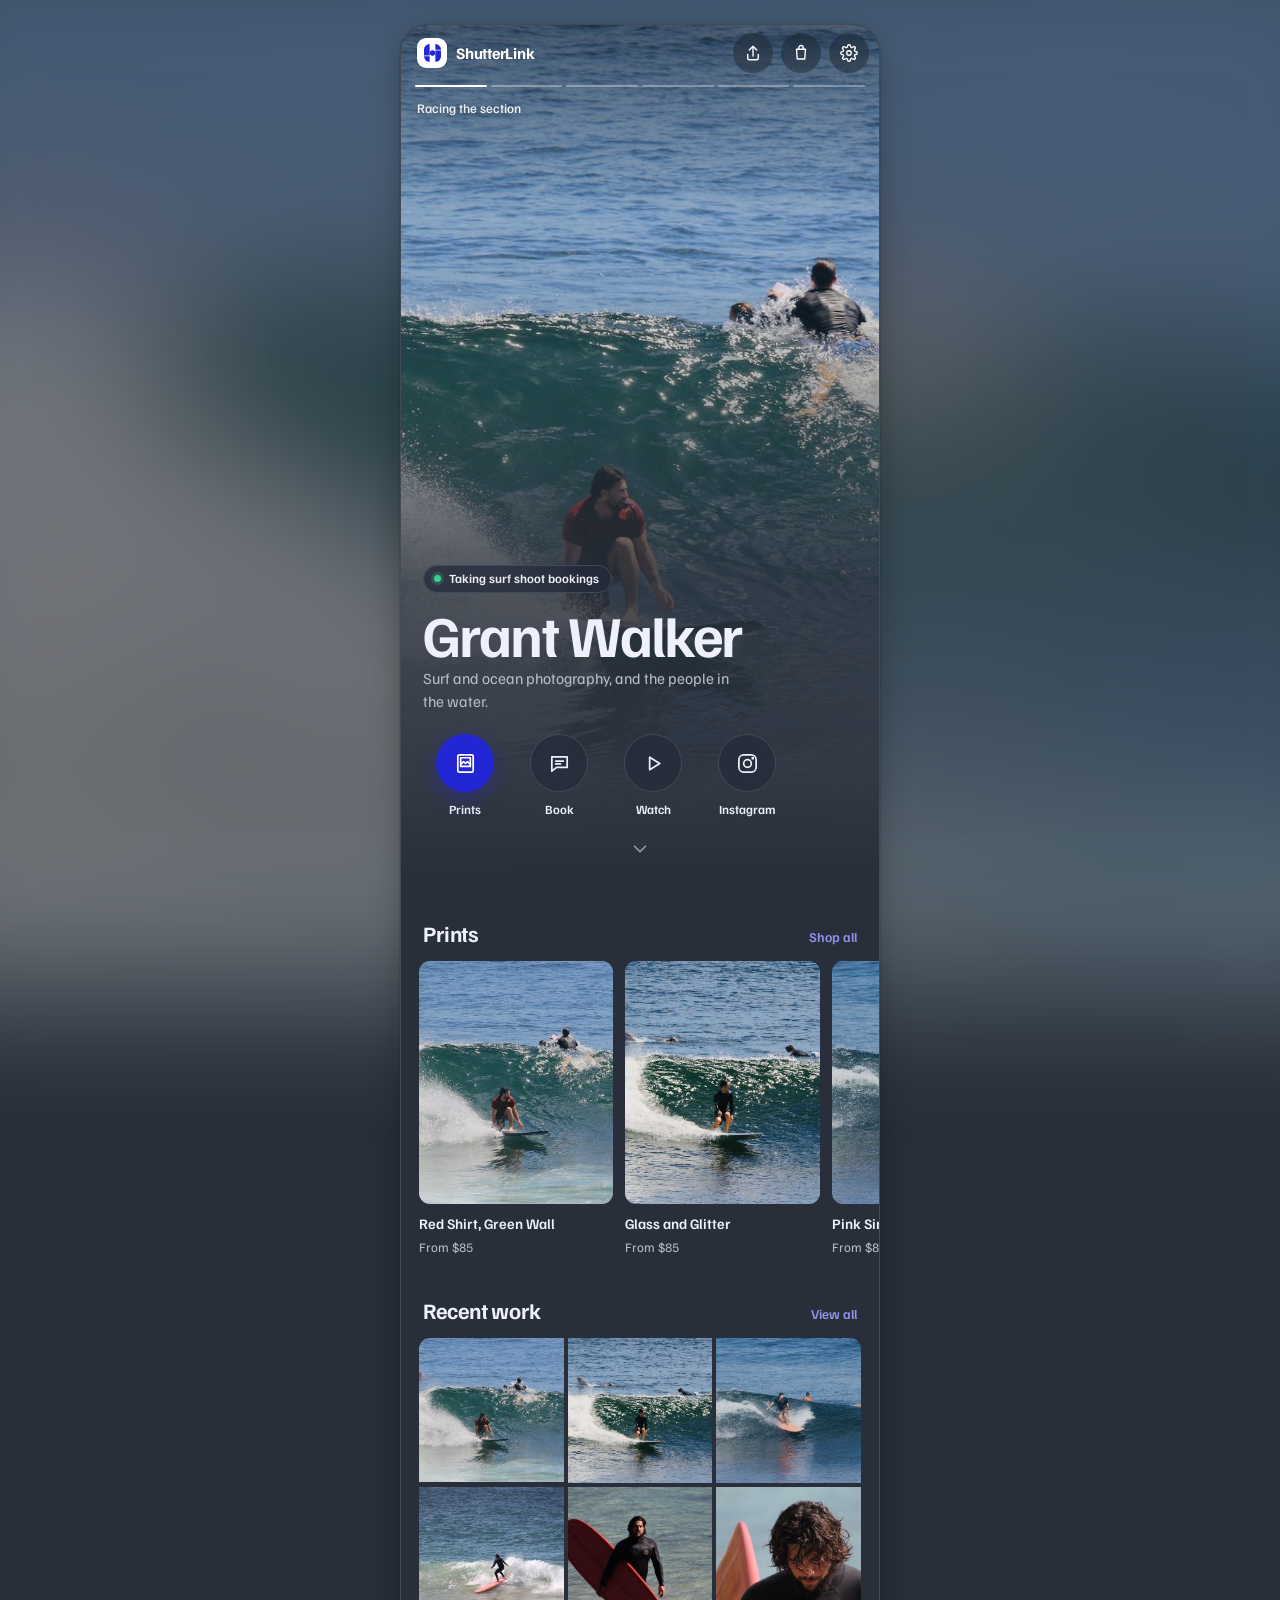
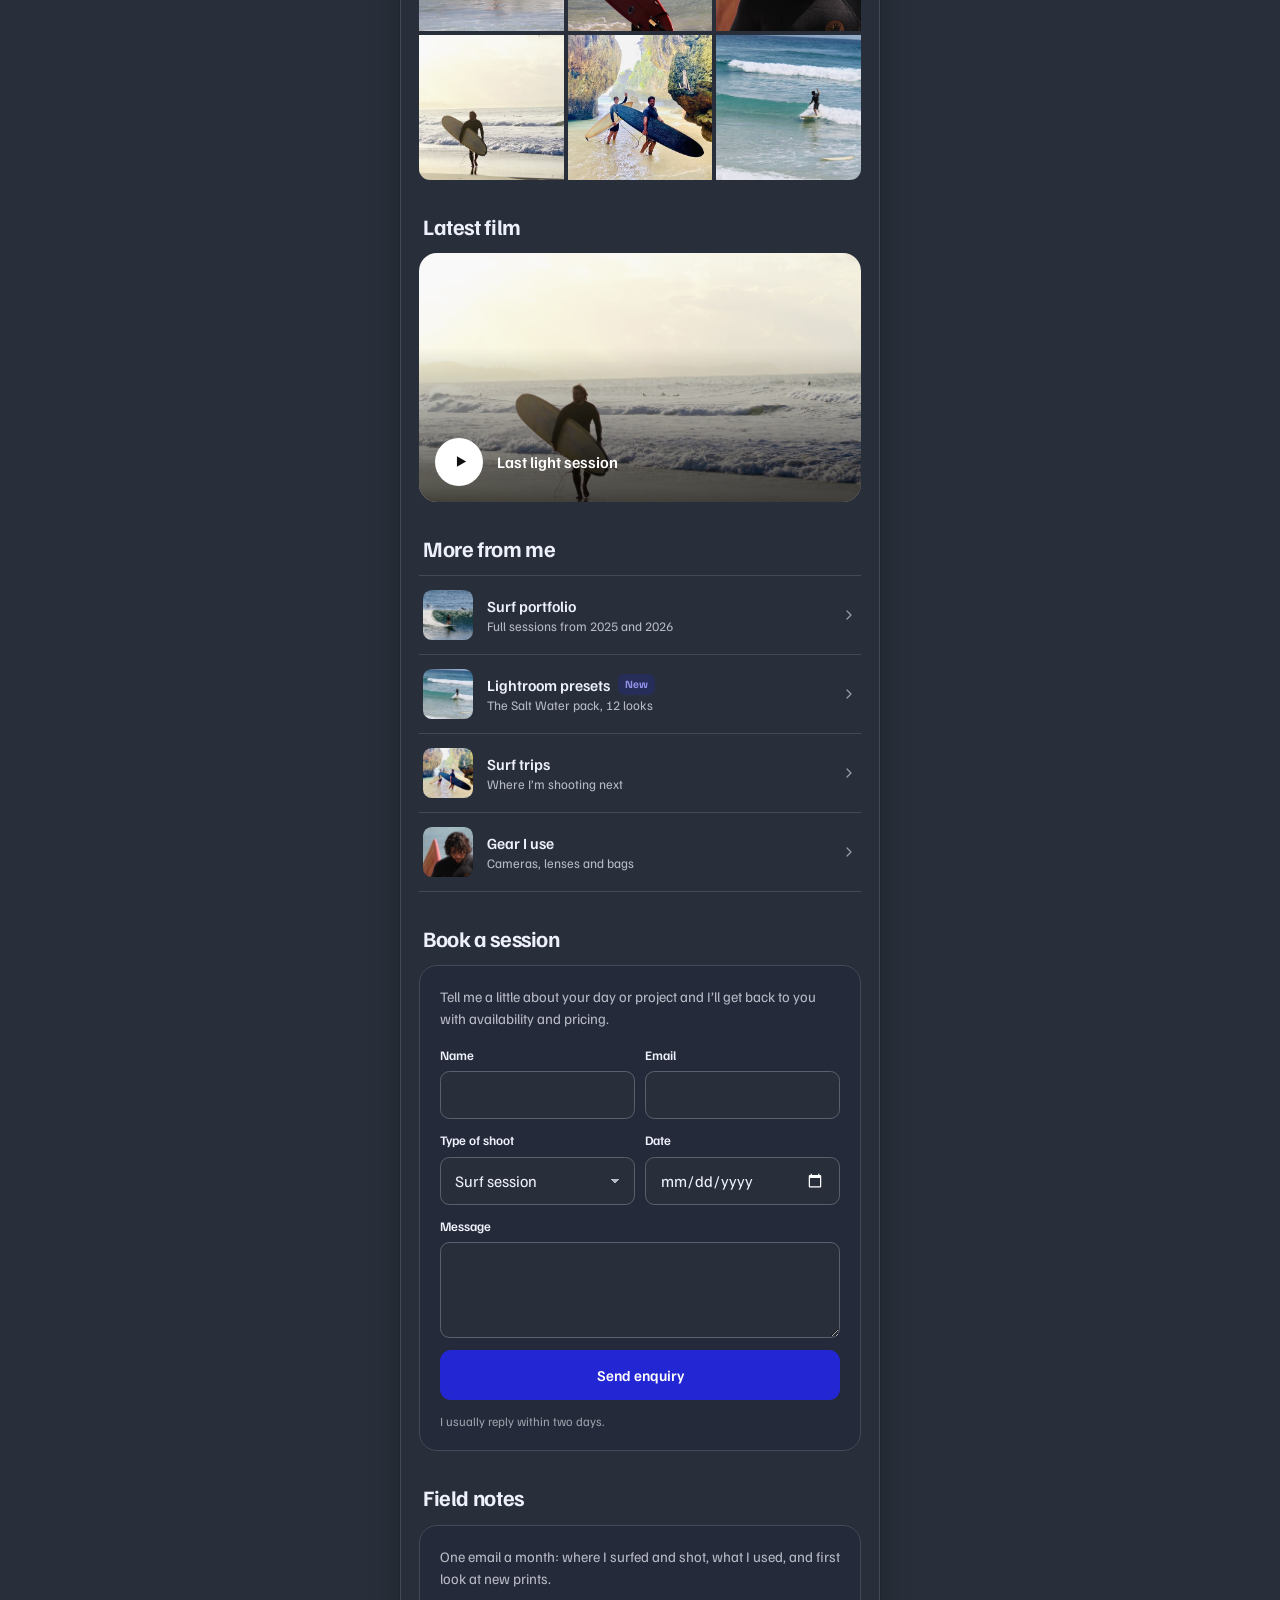
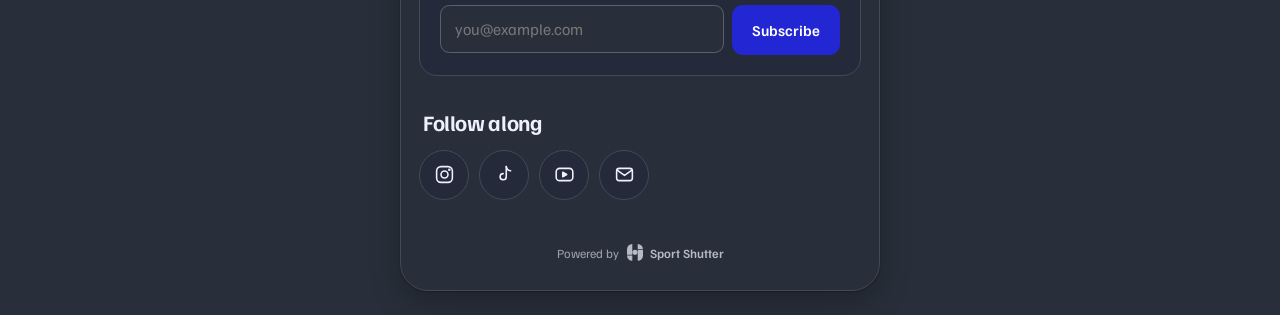
<file: index.html>
<!DOCTYPE html>
<html lang="en">
<head>
<meta charset="utf-8">
<script>
  /* Served from a sub-path (e.g. sportshutter.com/shutterlink)? Make sure the address ends in "/"
     so relative files load from this app, not the main site. Runs before anything else loads. */
  (function(l){
    // A personal link (sportshutter.com/@name): load this app's files from its own folder.
    if (/\/@[a-z0-9._-]+\/?$/i.test(l.pathname)){ document.write('<base href="' + (window.SHUTTERLINK_BASE || '/shutterlink/') + '">'); return; }
    if (!/\/$|\.[a-z0-9]+$/i.test(l.pathname)) l.replace(l.pathname + '/' + l.search + l.hash);
  })(location);
</script>
<meta name="viewport" content="width=device-width, initial-scale=1, viewport-fit=cover">
<title>Grant Walker · Photography</title>
<meta name="description" content="Prints, bookings, films and links from Grant Walker, landscape and wedding photographer in the Blue Mountains.">
<meta name="theme-color" content="#0f1120">
<meta name="referrer" content="strict-origin-when-cross-origin">
<meta property="og:type" content="profile">
<meta property="og:site_name" content="Sport Shutter">
<meta property="og:title" content="Grant Walker · Photography">
<meta property="og:description" content="Prints, bookings, films and links.">
<meta property="og:image" content="https://shutterlink.gwstudio.com.au/assets/og-card.png">
<meta property="og:url" content="https://shutterlink.gwstudio.com.au/">
<meta property="og:image:width" content="1200">
<meta property="og:image:height" content="630">
<meta name="twitter:card" content="summary_large_image">
<link rel="icon" href="favicon.svg" type="image/svg+xml">
<link rel="apple-touch-icon" href="assets/apple-touch-icon.png">
<link rel="manifest" href="site.webmanifest">
<link rel="preconnect" href="https://fonts.googleapis.com">
<link rel="preconnect" href="https://fonts.gstatic.com" crossorigin>
<link rel="preconnect" href="https://picsum.photos">
<script>
  // Loaded here (not as plain tags) so they always come from this app's folder, even on /@name addresses.
  document.write('<script src="assets/core.js?v=3.1"><\/script><script src="assets/data.js?v=3.1"><\/script>');
</script>
<script>
  /* Paint the saved theme before first render so there's no flash of the wrong colours. */
  try {
    if (SLData.remote){ SL.applyTheme(SL.DEFAULTS); document.documentElement.classList.add('loading'); }
    else SL.applyTheme(SL.load());
  } catch(_) {}
</script>
<style>
/* safe areas; the settings preview fakes an iPhone's so the layout matches a real phone */
:root{--sat:env(safe-area-inset-top,0px);--sab:env(safe-area-inset-bottom,0px)}
html.preview{--sat:50px;--sab:22px}
*{box-sizing:border-box;margin:0;padding:0}
html{-webkit-text-size-adjust:100%;scroll-behavior:smooth;scroll-padding-top:calc(60px + var(--sat))}
body{
  font-family:var(--font-body);font-size:15px;line-height:1.5;
  background:var(--bg);color:var(--text);min-height:100vh;
  transition:background-color .8s ease,color .3s ease;
  -webkit-font-smoothing:antialiased;-webkit-tap-highlight-color:transparent;
}
button,a,input,select,textarea{font:inherit;color:inherit}
a{text-decoration:none}
button{background:none;border:0;cursor:pointer}
img{display:block;max-width:100%}
[hidden]{display:none!important}
:focus-visible{outline:2px solid var(--accent-text);outline-offset:3px;border-radius:6px}
.sr{position:absolute;width:1px;height:1px;overflow:hidden;clip:rect(0 0 0 0);white-space:nowrap}
.num{font-variant-numeric:tabular-nums}
/* images fade in once loaded; broken ones fall back to a quiet surface */
img.fade{opacity:0;transition:opacity .5s ease}
img.fade.ready{opacity:1}
img.broken{opacity:0!important}
/* while a photographer's page loads from Sport Shutter */
html.loading .page,html.loading .topbar .ib{visibility:hidden}
html.loading body::after{content:"";position:fixed;left:50%;top:50%;width:26px;height:26px;margin:-13px;border-radius:50%;border:2.5px solid var(--border-strong);border-top-color:var(--accent-text);animation:spin .8s linear infinite}
@keyframes spin{to{transform:rotate(360deg)}}
.missing{min-height:100vh;display:grid;place-items:center;text-align:center;padding:100px 28px 60px}
.missing h1{font-family:var(--font-display);font-weight:var(--display-weight);letter-spacing:var(--display-tracking);font-size:34px;line-height:1.1}
.missing p{color:var(--text-dim);margin:10px auto 0;max-width:30ch}
.missing .btn{margin-top:24px}
.hp{position:absolute!important;left:-9999px;width:1px;height:1px;opacity:0}

/* ---------- Page column (phone width; desktop gets a soft backdrop) ---------- */
.page{max-width:480px;margin:0 auto;position:relative}
.backdrop{position:fixed;inset:-10%;z-index:-1;background:var(--bg) center/cover;filter:blur(70px) saturate(1.15);opacity:0;transition:opacity .8s ease}
@media (min-width:640px){
  .backdrop{opacity:.45}
  .page{margin:24px auto;border-radius:calc(var(--radius) + 10px);background:var(--bg);box-shadow:var(--shadow);overflow:clip;border:1px solid var(--border)}
}

/* ---------- Top bar ---------- */
.topbar{
  position:fixed;top:0;left:0;right:0;z-index:20;max-width:480px;margin:0 auto;
  height:calc(56px + var(--sat));padding:var(--sat) 10px 0 16px;
  display:flex;align-items:center;gap:8px;color:var(--text);
  transition:background-color .3s ease,color .3s ease,border-color .3s ease;
  border-bottom:1px solid transparent;
}
@media (min-width:640px){ .topbar{top:25px;width:478px;border-radius:calc(var(--radius) + 9px) calc(var(--radius) + 9px) 0 0} }
.topbar.over{color:#fff}
.topbar.solid{
  background:color-mix(in srgb,var(--bg) 84%,transparent);border-bottom-color:var(--border);
  backdrop-filter:blur(18px) saturate(1.3);-webkit-backdrop-filter:blur(18px) saturate(1.3);
}
.logo{display:flex;align-items:center;gap:9px;height:44px;font-family:var(--font-body);font-weight:700;font-size:16px;letter-spacing:-.015em;margin-right:auto}
.logo .mark{width:30px;height:30px;border-radius:9px;background:#fff;color:#2326D3;display:grid;place-items:center;box-shadow:0 1px 2px rgba(0,0,0,.12)}
.logo .mark svg{width:17px;height:18px}
.ib{
  position:relative;width:40px;height:40px;border-radius:50%;display:grid;place-items:center;flex:none;
  background:color-mix(in srgb,var(--surface-2) 80%,transparent);transition:background-color .2s ease,transform .15s ease;
}
.over .ib{background:rgba(0,0,0,.28);backdrop-filter:blur(10px);-webkit-backdrop-filter:blur(10px)}
.ib:hover{background:var(--surface-2)}
.over .ib:hover{background:rgba(0,0,0,.42)}
.ib:active{transform:scale(.94)}
.ib svg{width:18px;height:18px}
.badge-n{
  position:absolute;top:-2px;right:-2px;min-width:18px;height:18px;padding:0 5px;border-radius:9px;
  background:var(--accent);color:var(--on-accent);font-size:11px;font-weight:700;display:grid;place-items:center;
  transform:scale(0);transition:transform .25s cubic-bezier(.3,1.6,.5,1);
}
.badge-n.on{transform:scale(1)}
.preview .gear{display:none}

/* ---------- Cover ---------- */
.cover{position:relative;user-select:none;-webkit-user-select:none}
.stage{position:relative;overflow:hidden;background:var(--surface);touch-action:pan-y}
.frame{position:absolute;inset:0;width:100%;height:100%;object-fit:cover;opacity:0;transform:scale(1.06);transition:opacity .9s ease,transform 7s ease-out}
.frame.on{opacity:1;transform:scale(1)}
.stage::before{content:"";position:absolute;inset:0;z-index:1;pointer-events:none;background:linear-gradient(180deg,rgba(0,0,0,.42),transparent 22%)}
.ticks{position:absolute;z-index:3;left:14px;right:14px;top:calc(60px + var(--sat));display:flex;gap:4px}
.tick{flex:1;height:2px;border-radius:2px;background:rgba(255,255,255,.32);overflow:hidden}
.tick i{display:block;height:100%;width:0;background:#fff}
.tick.sent i{width:100%}
.tick.now i{animation:fill var(--dur,5s) linear forwards}
.paused .tick.now i{animation-play-state:paused}
@keyframes fill{to{width:100%}}
.cap{position:absolute;z-index:3;left:16px;right:16px;top:calc(74px + var(--sat));color:rgba(255,255,255,.9);font-size:13px;font-weight:500;text-shadow:0 1px 10px rgba(0,0,0,.45);transition:opacity .4s ease}
.tap{position:absolute;z-index:2;top:0;bottom:0;width:38%}
.tap.prev{left:0}.tap.next{right:0}

.id{position:relative;z-index:4}
.status{display:inline-flex;align-items:center;gap:8px;height:28px;white-space:nowrap;max-width:100%;padding:0 12px 0 10px;border-radius:14px;font-size:12.5px;font-weight:600;background:color-mix(in srgb,var(--surface) 72%,transparent);border:1px solid var(--border);backdrop-filter:blur(10px);-webkit-backdrop-filter:blur(10px)}
.status i{width:7px;height:7px;border-radius:50%;background:#3ecf8e;box-shadow:0 0 0 3px rgba(62,207,142,.22)}
.name{
  font-family:var(--font-display);font-weight:var(--display-weight);letter-spacing:var(--display-tracking);font-stretch:var(--display-stretch);
  font-size:var(--name-size,58px);line-height:.94;margin-top:14px;overflow-wrap:anywhere;
}
.meta{display:flex;align-items:center;gap:6px;margin-top:12px;font-size:13px;color:var(--text-dim);font-weight:500}
.meta svg{width:15px;height:15px}
.bio{margin-top:6px;font-size:15.5px;line-height:1.45;color:var(--text-dim);max-width:34ch}
.quick{display:flex;gap:10px;margin-top:22px}
.quick a{flex:1;max-width:84px;display:flex;flex-direction:column;align-items:center;gap:8px;font-size:12.5px;font-weight:600;text-align:center;min-width:0}
.quick a span{max-width:100%;overflow:hidden;text-overflow:ellipsis;white-space:nowrap}
.quick i{
  width:58px;height:58px;border-radius:var(--radius-btn);display:grid;place-items:center;
  background:color-mix(in srgb,var(--surface) 70%,transparent);border:1px solid var(--border);
  backdrop-filter:blur(12px);-webkit-backdrop-filter:blur(12px);transition:transform .15s ease,background-color .2s ease;
}
.quick svg{width:23px;height:23px}
.quick a:first-child i{background:var(--accent);color:var(--on-accent);border-color:transparent;box-shadow:0 6px 20px color-mix(in srgb,var(--accent) 40%,transparent)}
.quick a:hover i{background:var(--surface-2)}
.quick a:first-child:hover i{background:color-mix(in srgb,var(--accent) 88%,var(--text))}
.quick a:active i{transform:scale(.92)}
.more{display:grid;place-items:center;width:48px;height:40px;margin:10px auto 0;color:var(--text-faint)}
.more svg{width:22px;height:22px;animation:nudge 2.4s ease-in-out 1.6s 3}
@keyframes nudge{50%{transform:translateY(5px)}}
.center .id{text-align:center}
.center .bio{margin-left:auto;margin-right:auto}
.center .meta,.center .quick{justify-content:center}

/* Full screen */
.cover.full{height:100vh;height:100svh;min-height:560px}
@media (min-width:640px){ .cover.full{height:min(calc(100svh - 48px),920px)} }
.cover.full .stage{position:absolute;inset:0}
.cover.full .stage::after{content:"";position:absolute;inset:0;z-index:1;pointer-events:none;background:linear-gradient(180deg,transparent var(--f0,30%),color-mix(in srgb,var(--bg) 78%,transparent) var(--f1,62%),var(--bg) 100%);transition:background .8s ease}
.cover.full .id{position:absolute;left:0;right:0;bottom:0;padding:0 22px calc(8px + var(--sab))}

/* Framed */
.cover.framed{height:100vh;height:100svh;min-height:600px;display:flex;flex-direction:column;padding-top:calc(60px + var(--sat))}
@media (min-width:640px){ .cover.framed{height:min(calc(100svh - 48px),920px)} }
.cover.framed .stage{flex:1;min-height:0;margin:0 14px;border-radius:var(--radius)}
.cover.framed .stage::before{display:none}
.cover.framed .ticks{top:12px}
.cover.framed .cap{top:24px}
.cover.framed .id{padding:4px 22px calc(8px + var(--sab))}
.cover.framed .name{margin-top:12px;--name-size:46px}
.cover.framed .status{position:absolute;top:-44px;left:16px;color:#fff;background:rgba(0,0,0,.32);border-color:rgba(255,255,255,.18)}
.cover.framed.centerless .status{left:16px}
.center .cover.framed .status,.cover.framed.center .status{left:50%;transform:translateX(-50%)}

/* Minimal (classic link page) */
.cover.minimal{padding:calc(84px + var(--sat)) 22px 8px}
.cover.minimal .stage{display:none}
.avatar{display:none;width:104px;height:104px;border-radius:50%;object-fit:cover;background:var(--surface-2);border:3px solid var(--surface);box-shadow:var(--shadow)}
.cover.minimal .avatar{display:block}
.center .cover.minimal .avatar,.cover.minimal.center .avatar{margin:0 auto}
.cover.minimal .status{margin-top:18px}
.cover.minimal .name{--name-size:40px}
.cover.minimal .more{display:none}

/* ---------- Sections ---------- */
.sections{padding:10px 18px calc(20px + var(--sab))}
.sec{padding-top:34px}
.sec-h{display:flex;align-items:baseline;justify-content:space-between;gap:12px;margin:0 4px 14px}
.sec-h h2{font-family:var(--font-display);font-weight:var(--display-weight);font-stretch:var(--display-stretch);letter-spacing:calc(var(--display-tracking) * .5);font-size:22px;line-height:1.15}
.sec-h a,.sec-h button{font-size:13.5px;font-weight:600;color:var(--accent-text);white-space:nowrap}

.btn{display:inline-flex;align-items:center;justify-content:center;gap:8px;height:50px;padding:0 20px;border-radius:var(--radius-sm);font-weight:600;font-size:15px;transition:transform .15s ease,background-color .2s ease,opacity .2s ease;white-space:nowrap}
.btn:active{transform:scale(.98)}
.btn-accent{background:var(--accent);color:var(--on-accent)}
.btn-accent:hover{background:color-mix(in srgb,var(--accent) 88%,var(--text))}
.btn-line{border:1px solid var(--border-strong);background:var(--surface)}
.btn-line:hover{background:var(--surface-2)}
.btn[disabled]{opacity:.5;pointer-events:none}
.btn-block{width:100%}

/* Prints */
.strip{display:flex;gap:12px;overflow-x:auto;scroll-snap-type:x mandatory;scroll-padding:0 18px;margin:0 -18px;padding:0 18px 6px;scrollbar-width:none}
.strip::-webkit-scrollbar{display:none}
.print{flex:0 0 44%;scroll-snap-align:start;text-align:left;min-width:0}
.print .ph{aspect-ratio:4/5;border-radius:var(--radius-sm);overflow:hidden;background:var(--surface-2);position:relative}
.print img{width:100%;height:100%;object-fit:cover;transition:transform .5s ease,opacity .5s ease}
.print:hover img{transform:scale(1.04)}
.print b{display:block;font-weight:600;font-size:14.5px;margin-top:9px;white-space:nowrap;overflow:hidden;text-overflow:ellipsis}
.print span{font-size:13px;color:var(--text-dim)}

/* Gallery */
.grid{display:grid;grid-template-columns:repeat(var(--cols,3),1fr);gap:4px;border-radius:var(--radius-sm);overflow:hidden}
.grid button{aspect-ratio:1;overflow:hidden;background:var(--surface-2)}
.grid img{width:100%;height:100%;object-fit:cover;transition:transform .5s ease,opacity .5s ease}
.grid button:hover img{transform:scale(1.05)}

/* Film */
.film{display:block;position:relative;width:100%;border-radius:var(--radius);overflow:hidden;aspect-ratio:16/9;background:var(--surface-2);text-align:left}
.film img{width:100%;height:100%;object-fit:cover}
.film::after{content:"";position:absolute;inset:0;background:linear-gradient(0deg,rgba(0,0,0,.72),transparent 62%)}
.film .play{position:absolute;left:16px;right:16px;bottom:16px;z-index:2;display:flex;align-items:center;gap:14px;color:#fff}
.film .play i{width:48px;height:48px;border-radius:50%;background:#fff;color:#111;display:grid;place-items:center;flex:none;transition:transform .2s ease}
.film:hover .play i{transform:scale(1.07)}
.film .play i svg{width:17px;height:17px;margin-left:3px}
.film .play b{display:block;font-weight:600;font-size:16px;line-height:1.25}
.film .play span{font-size:13px;opacity:.8}

/* Links */
.links{list-style:none}
.links a{display:flex;align-items:center;gap:14px;padding:14px 4px;border-bottom:1px solid var(--border);transition:padding .2s ease}
.links li:first-child a{border-top:1px solid var(--border)}
.links a:hover{padding-left:10px}
.links img,.links .ph0{width:50px;height:50px;border-radius:calc(var(--radius-sm) * .8);object-fit:cover;flex:none;background:var(--surface-2)}
.links .t{flex:1;min-width:0}
.links b{display:flex;align-items:center;gap:8px;font-weight:600;font-size:15.5px}
.links b em{font-style:normal;font-size:11px;font-weight:700;padding:2px 7px;border-radius:6px;background:var(--accent-soft);color:var(--accent-text)}
.links .t span{display:block;font-size:13px;color:var(--text-dim);white-space:nowrap;overflow:hidden;text-overflow:ellipsis}
.links svg{width:16px;height:16px;color:var(--text-faint);flex:none}
.links.cards{display:grid;gap:10px}
.links.cards a,.links.cards li:first-child a{border:1px solid var(--border);border-radius:var(--radius);background:var(--surface);padding:12px 14px 12px 12px}
.links.cards a:hover{padding-left:12px;background:var(--surface-2)}

/* Forms */
.panel{background:var(--surface);border:1px solid var(--border);border-radius:var(--radius);padding:20px}
.panel > p{color:var(--text-dim);font-size:14.5px;line-height:1.5}
.form{display:grid;gap:12px;margin-top:16px}
.form .row{display:grid;grid-template-columns:1fr 1fr;gap:10px}
.fl{display:grid;gap:6px;font-size:13px;font-weight:600}
.in{
  width:100%;height:48px;padding:0 14px;border-radius:calc(var(--radius-sm) * .85);border:1px solid var(--border-strong);
  background:var(--bg);font-size:16px;font-weight:400;transition:border-color .15s ease,box-shadow .15s ease;appearance:none;-webkit-appearance:none;
}
textarea.in{height:auto;min-height:96px;padding:12px 14px;resize:vertical;line-height:1.45}
select.in{background-image:linear-gradient(45deg,transparent 50%,var(--text-dim) 50%),linear-gradient(135deg,var(--text-dim) 50%,transparent 50%);background-position:calc(100% - 19px) 21px,calc(100% - 14px) 21px;background-size:5px 5px;background-repeat:no-repeat;padding-right:36px}
.in:focus{outline:none;border-color:var(--accent-text);box-shadow:0 0 0 3px var(--accent-soft)}
.in[aria-invalid=true]{border-color:#e5484d}
.err{font-size:12.5px;font-weight:500;color:#e5484d;min-height:0}
.fine{font-size:12.5px;color:var(--text-faint);line-height:1.45}
.sent{display:flex;gap:14px;align-items:flex-start;margin-top:16px;padding:14px;border-radius:var(--radius-sm);background:var(--accent-soft)}
.sent i{width:30px;height:30px;border-radius:50%;background:var(--accent);color:var(--on-accent);display:grid;place-items:center;flex:none}
.sent i svg{width:16px;height:16px}
.sent b{display:block}
.sent span{font-size:13.5px;color:var(--text-dim)}
.inline{display:flex;gap:8px;margin-top:16px}
.inline .in{flex:1;min-width:0}

/* Socials + footer */
.social{display:flex;flex-wrap:wrap;gap:10px}
.social a{width:50px;height:50px;border-radius:var(--radius-btn);display:grid;place-items:center;border:1px solid var(--border);background:var(--surface);transition:background-color .2s ease,transform .15s ease}
.social a:hover{background:var(--surface-2)}
.social a:active{transform:scale(.94)}
.social svg{width:21px;height:21px}
.center .social{justify-content:center}
.foot{display:flex;justify-content:center;align-items:center;gap:8px;margin-top:44px;padding-bottom:8px;font-size:12.5px;color:var(--text-faint)}
.foot a{display:inline-flex;align-items:center;gap:7px;font-weight:600;color:var(--text-dim)}
.foot .mk{width:16px;height:17px;color:var(--text-dim)}

/* ---------- Sheets ---------- */
.scrim{position:fixed;inset:0;z-index:40;background:var(--scrim);opacity:0;pointer-events:none;transition:opacity .3s ease}
.scrim.open{opacity:1;pointer-events:auto}
.sheet{
  position:fixed;left:0;right:0;bottom:0;z-index:41;max-width:480px;margin:0 auto;
  background:var(--surface);color:var(--text);border-radius:calc(var(--radius) + 6px) calc(var(--radius) + 6px) 0 0;
  padding:8px 20px calc(22px + var(--sab));max-height:92vh;max-height:92dvh;overflow-y:auto;overscroll-behavior:contain;
  transform:translateY(105%);visibility:hidden;transition:transform .42s cubic-bezier(.2,.8,.2,1),visibility 0s .42s;
  box-shadow:0 -10px 40px rgba(0,0,0,.2);
}
.sheet.open{transform:none;visibility:visible;transition-delay:0s}
.grab{width:40px;height:5px;border-radius:3px;background:var(--border-strong);margin:4px auto 14px}
.sh-head{display:flex;align-items:center;justify-content:space-between;gap:12px;margin-bottom:4px}
.sh-head h3{font-family:var(--font-display);font-weight:var(--display-weight);font-stretch:var(--display-stretch);letter-spacing:calc(var(--display-tracking) * .6);font-size:24px;line-height:1.15}
.x{width:36px;height:36px;border-radius:50%;display:grid;place-items:center;background:var(--surface-2);flex:none}
.x svg{width:16px;height:16px}

/* Print detail */
.art{display:grid;place-items:center;padding:22px;border-radius:var(--radius-sm);background:var(--surface-2);margin:8px 0 18px;transition:background-color .3s ease}
.art .fr{border:0 solid transparent;transition:border-color .3s ease,border-width .3s ease,padding .3s ease,box-shadow .3s ease;background:#fff;max-width:72%}
.art .fr.framed{border-width:10px;padding:14px;box-shadow:0 10px 24px rgba(0,0,0,.22)}
.art .fr:not(.framed){padding:0;background:transparent;box-shadow:0 8px 20px rgba(0,0,0,.18)}
.art img{aspect-ratio:4/5;width:100%;object-fit:cover}
.sh-sub{color:var(--text-dim);font-size:14.5px;line-height:1.5;margin-top:2px}
.opt{margin-top:18px}
.opt > b{display:flex;justify-content:space-between;font-size:13px;font-weight:600;margin-bottom:8px}
.opt > b span{color:var(--text-dim);font-weight:500}
.chips{display:grid;grid-template-columns:repeat(var(--n,3),1fr);gap:8px}
.chip{border:1.5px solid var(--border);border-radius:calc(var(--radius-sm) * .85);padding:9px 6px;text-align:center;background:var(--bg);transition:border-color .15s ease,background-color .15s ease}
.chip b{display:block;font-size:14px;font-weight:600}
.chip span{display:block;font-size:12px;color:var(--text-dim);margin-top:1px}
.chip[aria-pressed=true]{border-color:var(--accent-text);background:var(--accent-soft)}
.chip .sw{display:inline-block;width:12px;height:12px;border-radius:3px;vertical-align:-1px;margin-right:5px;border:1px solid var(--border-strong)}
.buy{display:flex;gap:10px;align-items:center;margin-top:22px}
.stepper{display:flex;align-items:center;border:1px solid var(--border-strong);border-radius:calc(var(--radius-sm) * .85);height:50px;flex:none}
.stepper button{width:40px;height:100%;display:grid;place-items:center;color:var(--text-dim)}
.stepper button:hover{color:var(--text)}
.stepper svg{width:16px;height:16px}
.stepper output{min-width:22px;text-align:center;font-weight:600}
.buy .btn{flex:1}

/* Cart */
.cart{list-style:none;margin-top:8px}
.cart li{display:flex;gap:12px;align-items:center;padding:14px 0;border-bottom:1px solid var(--border)}
.cart img{width:56px;height:70px;object-fit:cover;border-radius:6px;background:var(--surface-2)}
.cart .t{flex:1;min-width:0}
.cart .t b{display:block;font-weight:600}
.cart .t span{display:block;font-size:12.5px;color:var(--text-dim)}
.cart .r{text-align:right;display:grid;gap:6px;justify-items:end}
.cart .stepper{height:34px}
.cart .stepper button{width:30px}
.totals{display:grid;gap:6px;margin-top:16px;font-size:14px}
.totals div{display:flex;justify-content:space-between;color:var(--text-dim)}
.totals div:last-child{color:var(--text);font-weight:700;font-size:17px;padding-top:8px;border-top:1px solid var(--border)}
.empty{text-align:center;padding:28px 0 8px;color:var(--text-dim)}
.empty svg{width:40px;height:40px;color:var(--text-faint);margin:0 auto 10px}

/* Share */
.urlbox{display:flex;align-items:center;gap:10px;margin-top:14px;padding:6px 6px 6px 14px;border:1px solid var(--border-strong);border-radius:var(--radius-sm);background:var(--bg)}
.urlbox span{flex:1;min-width:0;overflow:hidden;text-overflow:ellipsis;white-space:nowrap;font-size:14px;color:var(--text-dim)}
.urlbox .btn{height:40px;padding:0 14px;font-size:14px}
.tip{display:flex;gap:10px;margin-top:16px;font-size:13.5px;color:var(--text-dim);line-height:1.45}
.tip svg{width:18px;height:18px;flex:none;color:var(--accent-text);margin-top:1px}

/* Video */
.video{aspect-ratio:16/9;border-radius:var(--radius-sm);overflow:hidden;background:#000;margin-top:8px}
.video iframe{width:100%;height:100%;border:0;display:block}

/* ---------- Lightbox ---------- */
.lb{position:fixed;inset:0;z-index:50;background:rgba(6,7,10,.96);color:#fff;display:flex;flex-direction:column;opacity:0;pointer-events:none;transition:opacity .25s ease}
.lb.open{opacity:1;pointer-events:auto}
.lb header{display:flex;justify-content:space-between;align-items:center;padding:calc(10px + var(--sat)) 12px 10px 18px;font-size:13.5px;color:rgba(255,255,255,.75)}
.lb .x{background:rgba(255,255,255,.12);color:#fff}
.lb .view{flex:1;min-height:0;display:grid;place-items:center;position:relative;touch-action:pan-y}
.lb .view img{max-width:100%;max-height:100%;object-fit:contain;transition:opacity .25s ease,transform .25s ease}
.lb footer{padding:14px 18px calc(18px + var(--sab));text-align:center;font-size:14.5px;min-height:56px}
.lb .nav{position:absolute;top:50%;transform:translateY(-50%);width:44px;height:44px;border-radius:50%;background:rgba(255,255,255,.12);display:grid;place-items:center}
.lb .nav svg{width:18px;height:18px}
.lb .nav.p{left:12px}.lb .nav.p svg{transform:rotate(180deg)}
.lb .nav.n{right:12px}
@media (hover:none){ .lb .nav{display:none} }

/* ---------- Toast ---------- */
.toast{
  position:fixed;left:50%;bottom:calc(24px + var(--sab));z-index:60;transform:translate(-50%,16px);opacity:0;pointer-events:none;
  background:var(--text);color:var(--bg);padding:12px 18px;border-radius:999px;font-size:14px;font-weight:500;
  box-shadow:0 10px 30px rgba(0,0,0,.3);transition:opacity .25s ease,transform .25s ease;max-width:calc(100vw - 32px);text-align:center;
}
.toast.show{opacity:1;transform:translate(-50%,0)}
.sheet.open ~ .toast{bottom:auto;top:calc(14px + var(--sat))}

@media (prefers-reduced-motion:reduce){
  html{scroll-behavior:auto}
  *,*::before,*::after{transition-duration:.01ms!important;animation-duration:.01ms!important;animation-iteration-count:1!important}
  .frame{transform:none}
}
</style>
</head>
<body>
<div class="backdrop" id="backdrop" aria-hidden="true"></div>

<header class="topbar" id="topbar">
  <a class="logo" id="logo" href="https://sportshutter.com/"><span class="mark" id="mark"></span><span id="product">ShutterLink</span></a>
  <button class="ib" id="shareBtn" aria-label="Share this page"></button>
  <button class="ib" id="cartBtn" aria-label="Cart, empty"><span class="badge-n num" id="cartN">0</span></button>
  <a class="ib gear" id="gear" href="settings.html" aria-label="Page settings"></a>
</header>

<main class="page" id="page">
  <section class="cover" id="cover" aria-label="Profile">
    <div class="stage" id="stage" aria-roledescription="slideshow" aria-label="Recent work">
      <div class="ticks" id="ticks"></div>
      <p class="cap" id="cap" aria-live="polite"></p>
      <button class="tap prev" id="prev" aria-label="Previous photo"></button>
      <button class="tap next" id="next" aria-label="Next photo"></button>
    </div>
    <div class="id">
      <img class="avatar fade" id="avatar" alt="">
      <span class="status" id="status"><i></i><span></span></span>
      <h1 class="name" id="name"></h1>
      <p class="meta" id="meta"></p>
      <p class="bio" id="bio"></p>
      <nav class="quick" id="quick" aria-label="Quick links"></nav>
      <a class="more" id="more" href="#sections" aria-label="Scroll to more"></a>
    </div>
  </section>

  <div class="sections" id="sections"></div>
</main>

<div class="scrim" id="scrim"></div>
<div class="sheet" id="sheet" role="dialog" aria-modal="true" aria-label="Details" tabindex="-1"></div>
<div class="lb" id="lb" role="dialog" aria-modal="true" aria-label="Gallery" hidden>
  <header><span id="lbCount" class="num"></span><button class="x" id="lbClose" aria-label="Close gallery"></button></header>
  <div class="view" id="lbView"><img id="lbImg" alt=""><button class="nav p" id="lbPrev" aria-label="Previous photo"></button><button class="nav n" id="lbNext" aria-label="Next photo"></button></div>
  <footer id="lbCap"></footer>
</div>
<div class="toast" id="toast" role="status" aria-live="polite"></div>

<script>
(function(){
'use strict';
const $ = id => document.getElementById(id);
const I = SL.ICONS, esc = SL.esc;
const PREVIEW = new URLSearchParams(location.search).has('preview');
const reduce = matchMedia('(prefers-reduced-motion: reduce)').matches;
if (PREVIEW) document.documentElement.classList.add('preview');

let cfg = SLData.remote ? SL.clone(SL.DEFAULTS) : SL.load();
let handle = SLData.handleFromLocation(), viewer = null;
const tintCache = new Map();

/* static chrome */
$('mark').innerHTML = SL.BRAND.logo;
$('product').textContent = SL.BRAND.product || 'ShutterLink';
$('logo').setAttribute('aria-label', `${SL.BRAND.product} by ${SL.BRAND.name}, go to the ${SL.BRAND.name} home page`);
$('shareBtn').innerHTML = I.share;
$('cartBtn').insertAdjacentHTML('afterbegin', I.bag);
$('gear').innerHTML = I.gear;
$('more').innerHTML = I.down;
$('lbClose').innerHTML = I.close;
$('lbPrev').innerHTML = I.chevron; $('lbNext').innerHTML = I.chevron;

/* ---------- Links & destinations ---------- */
function ext(url, demo){
  const h = SL.href(url);
  if (h) return `href="${esc(h)}"${/^https?:/.test(h) ? ' target="_blank" rel="noopener"' : ''}`;
  return `href="#" data-demo="${esc(demo)}"`;
}
function quickAttrs(q){
  const jump = { shop:'shop', gallery:'gallery', enquire:'enquire', newsletter:'newsletter' }[q.type];
  if (jump) return on(jump) ? `href="#sec-${jump}"` : `href="#" data-demo="${esc(SL.ACTIONS[q.type].label)} (section is turned off)"`;
  if (q.type === 'film') return `href="#sec-film" data-film`;
  if (SL.ACTIONS[q.type].social) return ext(cfg.socials[q.type], SL.ACTIONS[q.type].label);
  return ext(q.url, q.label || 'that link');
}
const on = id => (cfg.sections.find(s => s.id === id) || {}).on;
const title = id => esc((cfg.sections.find(s => s.id === id) || {}).title || '');

/* ---------- Render ---------- */
function render(){
  const p = cfg.profile, t = cfg.theme, c = cfg.cover;
  document.title = `${p.name} · Photography`;
  document.body.classList.toggle('center', t.align === 'center');

  const cover = $('cover');
  cover.className = 'cover ' + c.style;
  const f0 = Math.max(5, 100 - c.overlay * 1.25), f1 = f0 + (100 - f0) * .5;
  cover.style.setProperty('--f0', f0 + '%'); cover.style.setProperty('--f1', f1 + '%');

  $('avatar').src = SL.sized(p.avatar || (c.photos[0] || {}).url, 300, 300);
  $('status').hidden = !(p.status.on && p.status.text.trim());
  $('status').lastElementChild.textContent = p.status.text;
  $('name').textContent = p.name;
  $('meta').innerHTML = p.location.trim() ? I.pin + `<span>${esc(p.location)}</span>` : '';
  $('meta').hidden = !p.location.trim();
  $('bio').textContent = p.bio; $('bio').hidden = !p.bio.trim();
  $('quick').innerHTML = cfg.quick.map(q =>
    `<a ${quickAttrs(q)}><i>${I[q.type] || I.link}</i><span>${esc(q.label || SL.ACTIONS[q.type].label)}</span></a>`).join('');
  $('quick').hidden = !cfg.quick.length;
  // On Sport Shutter only the page's owner sees the settings button
  $('gear').hidden = SLData.remote ? !(viewer && viewer.handle && viewer.handle === handle) : !cfg.page.showGear;
  $('gear').href = SLData.link('settings.html');

  renderSections();
  renderStage();
  fitName();
  onScroll();
}

function fitName(){
  const n = $('name'), max = { full:58, framed:46, minimal:40 }[cfg.cover.style] || 58;
  let size = max; n.style.setProperty('--name-size', size + 'px');
  // shrink long names until every word fits on its line
  const words = n.textContent.split(/\s+/);
  const tooWide = () => n.scrollWidth > n.clientWidth + 1;
  n.textContent = words.join(' ');
  let guard = 0;
  while ((tooWide() || longestWord(n) > n.clientWidth) && size > 26 && guard++ < 40){ size -= 2; n.style.setProperty('--name-size', size + 'px'); }
}
function longestWord(n){
  const r = document.createRange(); let w = 0;
  const span = document.createElement('span'); span.style.cssText = 'position:absolute;visibility:hidden;white-space:nowrap';
  n.appendChild(span);
  n.textContent.split(/\s+/).forEach(word => { span.textContent = word; w = Math.max(w, span.getBoundingClientRect().width); });
  span.remove(); return w;
}

/* ---------- Sections ---------- */
const S = {};
S.shop = () => {
  const all = SL.shopItems(cfg), items = cfg.shop.featured.map(id => all.find(p => p.id === id)).filter(Boolean);
  if (!items.length) return '';
  return `<div class="sec-h"><h2>${title('shop')}</h2><a href="#" data-demo="your full Sport Shutter shop">Shop all</a></div>
    <div class="strip">${items.map(p => `
      <button class="print" data-print="${p.id}" aria-label="${esc(p.title)}${cfg.shop.showPrices ? ', from ' + SL.money(p.from, cfg.shop.currency) : ''}">
        <div class="ph"><img class="fade" src="${esc(SL.sized(p.img,440,550))}" alt="" loading="lazy" decoding="async"${p.focus != null ? ` style="object-position:${+p.focus}% 50%"` : ''}></div>
        <b>${esc(p.title)}</b>${cfg.shop.showPrices ? `<span class="num">From ${SL.money(p.from, cfg.shop.currency)}</span>` : ''}
      </button>`).join('')}</div>`;
};
S.gallery = () => {
  const ph = cfg.gallery.photos.filter(g => g.url);
  if (!ph.length) return '';
  return `<div class="sec-h"><h2>${title('gallery')}</h2><button data-lb="0">View all</button></div>
    <div class="grid" style="--cols:${cfg.gallery.columns}">${ph.map((g,i) => `
      <button data-lb="${i}" aria-label="Open photo ${i+1}${g.caption ? ': ' + esc(g.caption) : ''}"><img class="fade" src="${esc(SL.sized(g.url,400,400))}" alt="" loading="lazy" decoding="async"${g.focus != null ? ` style="object-position:${+g.focus}% 50%"` : ''}></button>`).join('')}</div>`;
};
S.film = () => {
  const f = cfg.film, yt = SL.youtubeId(f.url);
  const thumb = f.thumb || (yt ? `https://i.ytimg.com/vi/${yt}/hqdefault.jpg` : '');
  if (!f.title && !thumb) return '';
  return `<div class="sec-h"><h2>${title('film')}</h2></div>
    <button class="film" data-film aria-label="Play ${esc(f.title)}">
      ${thumb ? `<img class="fade" src="${esc(SL.sized(thumb,960,540))}" alt="" loading="lazy" decoding="async">` : ''}
      <div class="play"><i>${I.play}</i><div><b>${esc(f.title)}</b>${f.meta ? `<span>${esc(f.meta)}</span>` : ''}</div></div>
    </button>`;
};
S.links = () => {
  const ls = cfg.links.filter(l => l.on && l.title.trim());
  if (!ls.length) return '';
  return `<div class="sec-h"><h2>${title('links')}</h2></div>
    <ul class="links ${cfg.theme.linkStyle === 'cards' ? 'cards' : ''}">${ls.map(l => `
      <li><a ${ext(l.url, l.title)}>
        ${l.thumb ? `<img class="fade" src="${esc(SL.sized(l.thumb,120,120))}" alt="" loading="lazy" decoding="async">` : ''}
        <div class="t"><b>${esc(l.title)}${l.badge ? `<em>${esc(l.badge)}</em>` : ''}</b>${l.sub ? `<span>${esc(l.sub)}</span>` : ''}</div>
        ${I.chevron}</a></li>`).join('')}</ul>`;
};
S.enquire = () => {
  const e = cfg.enquire;
  const types = e.types.split(',').map(x => x.trim()).filter(Boolean);
  return `<div class="sec-h"><h2>${title('enquire')}</h2></div>
    <div class="panel">
      ${e.intro ? `<p>${esc(e.intro)}</p>` : ''}
      <form class="form" id="enqForm" novalidate>
        <div class="row">
          <label class="fl">Name<input class="in" name="name" autocomplete="name" required><span class="err" hidden>Add your name</span></label>
          <label class="fl">Email<input class="in" name="email" type="email" autocomplete="email" inputmode="email" required><span class="err" hidden>Add an email address like you@example.com</span></label>
        </div>
        <div class="row">
          ${types.length ? `<label class="fl">Type of shoot<select class="in" name="type">${types.map(x => `<option>${esc(x)}</option>`).join('')}</select></label>` : ''}
          <label class="fl">Date <input class="in" name="date" type="date"></label>
        </div>
        <label class="fl">Message<textarea class="in" name="msg" rows="3" required></textarea><span class="err" hidden>Add a short message</span></label>
        <input class="hp" name="website" tabindex="-1" autocomplete="off" aria-hidden="true">
        <button class="btn btn-accent btn-block" type="submit">Send enquiry</button>
        <p class="err" id="enqErr" hidden></p>
        ${e.reply ? `<p class="fine">${esc(e.reply)}</p>` : ''}
      </form>
    </div>`;
};
S.newsletter = () => {
  const n = cfg.newsletter;
  return `<div class="sec-h"><h2>${title('newsletter')}</h2></div>
    <div class="panel">
      ${n.blurb ? `<p>${esc(n.blurb)}</p>` : ''}
      <form class="inline" id="nlForm" novalidate>
        <label class="sr" for="nlEmail">Email address</label>
        <input class="in" id="nlEmail" type="email" inputmode="email" autocomplete="email" placeholder="you@example.com">
        <button class="btn btn-accent" type="submit">${esc(n.button || 'Subscribe')}</button>
      </form>
      <p class="err" id="nlErr" hidden style="margin-top:8px">Add an email address like you@example.com</p>
    </div>`;
};
S.socials = () => {
  const keys = Object.keys(SL.SOCIALS);
  const set = keys.filter(k => cfg.socials[k] && SL.href(cfg.socials[k]));
  const show = set.length ? set : ['instagram','tiktok','youtube','email'];
  return `<div class="sec-h"><h2>${title('socials')}</h2></div>
    <nav class="social" aria-label="Social profiles">${show.map(k =>
      `<a ${ext(cfg.socials[k], SL.SOCIALS[k].label)} aria-label="${SL.SOCIALS[k].label}">${I[k]}</a>`).join('')}</nav>`;
};

function renderSections(){
  const html = cfg.sections.filter(s => s.on && S[s.id]).map(s => {
    const inner = S[s.id](); return inner ? `<section class="sec" id="sec-${s.id}">${inner}</section>` : '';
  }).join('');
  $('sections').innerHTML = html + (cfg.page.footer
    ? `<footer class="foot">Powered by <a ${PREVIEW ? 'href="#" data-demo="sportshutter.com"' : `href="${SL.BRAND.home}"`}><span class="mk">${SL.BRAND.logo}</span>${SL.BRAND.name}</a></footer>` : '');
  $('more').hidden = !html;
  wireForms();
  markLoaded($('sections'));
}

/* fade-in images, including ones already in cache */
function markLoaded(root){
  root.querySelectorAll('img.fade').forEach(im => { if (im.complete && im.naturalWidth) im.classList.add('ready'); });
}
document.addEventListener('load', e => { if (e.target.tagName === 'IMG') e.target.classList.add('ready'); }, true);
const BLANK = '[data-uri]';
document.addEventListener('error', e => {
  const im = e.target; if (im.tagName !== 'IMG' || im.src === BLANK) return;
  // a missing photo becomes a quiet placeholder instead of a broken-image icon
  if (im.classList.contains('frame')) im.classList.add('broken');
  else { im.alt = ''; im.src = BLANK; im.classList.add('ready'); }
}, true);

/* ---------- Cover slideshow ---------- */
const stage = $('stage'), ticks = $('ticks'), cap = $('cap');
let idx = 0, timer = null, frames = [], photos = [];
function renderStage(){
  stage.querySelectorAll('.frame').forEach(e => e.remove());
  photos = cfg.cover.style === 'minimal' ? [] : cfg.cover.photos.filter(p => p.url);
  frames = photos.map((p,i) => {
    const im = new Image();
    im.className = 'frame'; im.alt = p.caption || ''; im.decoding = 'async';
    if (i > 1) im.loading = 'lazy';
    im.src = SL.sized(p.url, 1080, 1350);
    if (p.focus != null) im.style.objectPosition = `${+p.focus}% 50%`;   // keep the subject in frame
    stage.insertBefore(im, ticks);
    return im;
  });
  ticks.innerHTML = photos.map(() => '<div class="tick"><i></i></div>').join('');
  ticks.hidden = photos.length < 2;
  ticks.style.setProperty('--dur', cfg.cover.seconds + 's');
  cap.hidden = !cfg.cover.captions;
  if (idx >= photos.length) idx = 0;
  show(idx);
}
function show(n){
  clearTimeout(timer);
  if (!photos.length){ paint(null); return; }
  idx = (n + photos.length) % photos.length;
  frames.forEach((el,i) => el.classList.toggle('on', i === idx));
  ticks.querySelectorAll('.tick').forEach((t,i) => {
    t.className = 'tick' + (i < idx ? ' done' : i === idx ? ' now' : '');
    const b = t.firstChild; b.style.animation = 'none'; void b.offsetWidth; b.style.animation = '';
  });
  const p = photos[idx];
  cap.textContent = p.caption || '';
  $('backdrop').style.backgroundImage = `url("${SL.sized(p.url, 400, 500)}")`;
  if (frames[idx + 1]) frames[idx + 1].loading = 'eager';
  tintFor(p.url).then(t => { if (photos[idx] === p) paint(t); });
  if (!reduce && photos.length > 1 && !document.hidden) timer = setTimeout(() => show(idx + 1), cfg.cover.seconds * 1000);
}
function tintFor(url){
  if (!cfg.theme.photoTint) return Promise.resolve(null);
  const key = SL.sized(url, 60, 60);
  if (!tintCache.has(key)) tintCache.set(key, SL.sampleColour(key));
  return tintCache.get(key);
}
function paint(tint){
  const tk = SL.applyTheme(cfg, document.documentElement, tint);
  document.querySelector('meta[name=theme-color]').content = tk['--bg'];
}
$('prev').onclick = () => show(idx - 1);
$('next').onclick = () => show(idx + 1);
// hold to pause, swipe to change
let px = null, held = false, holdT;
stage.addEventListener('pointerdown', e => {
  px = e.clientX; holdT = setTimeout(() => { held = true; stage.classList.add('paused'); clearTimeout(timer); }, 180);
});
stage.addEventListener('pointerup', e => {
  clearTimeout(holdT);
  const dx = px === null ? 0 : e.clientX - px; px = null;
  if (held){ held = false; stage.classList.remove('paused'); if (Math.abs(dx) < 40){ show(idx); return; } }
  if (Math.abs(dx) > 40){ e.preventDefault(); show(idx + (dx < 0 ? 1 : -1)); swallow = true; }
});
stage.addEventListener('pointercancel', () => { clearTimeout(holdT); px = null; if (held){ held = false; stage.classList.remove('paused'); show(idx); } });
let swallow = false;
stage.addEventListener('click', e => { if (swallow){ e.stopPropagation(); e.preventDefault(); swallow = false; } }, true);
document.addEventListener('visibilitychange', () => { if (!document.hidden) show(idx); else clearTimeout(timer); });
addEventListener('keydown', e => {
  if (sheetOpen() || lbOpen() || /INPUT|TEXTAREA|SELECT/.test(document.activeElement.tagName)) return;
  if (scrollY > innerHeight * .6) return;
  if (e.key === 'ArrowRight') show(idx + 1);
  if (e.key === 'ArrowLeft') show(idx - 1);
});

/* ---------- Top bar ---------- */
const topbar = $('topbar');
function onScroll(){
  const full = cfg.cover.style === 'full';
  const past = scrollY > (full ? $('cover').offsetHeight * .45 : 8);
  topbar.classList.toggle('solid', past || (!full && scrollY > 8));
  topbar.classList.toggle('over', full && !past);
}
addEventListener('scroll', onScroll, { passive:true });
addEventListener('resize', () => { fitName(); onScroll(); });

/* ---------- Sheet ---------- */
const sheet = $('sheet'), scrim = $('scrim');
let lastFocus = null;
const sheetOpen = () => sheet.classList.contains('open');
function openSheet(html, label){
  if (!sheetOpen()) lastFocus = document.activeElement;
  sheet.innerHTML = '<div class="grab" aria-hidden="true"></div>' + html;
  sheet.setAttribute('aria-label', label);
  sheet.scrollTop = 0;
  sheet.classList.add('open'); scrim.classList.add('open');
  document.body.style.overflow = 'hidden';
  markLoaded(sheet);
  sheet.querySelectorAll('[data-close]').forEach(b => { b.innerHTML = I.close; b.onclick = closeSheet; });
  setTimeout(() => (sheet.querySelector('[data-focus]') || sheet.querySelector('button,a,input') || sheet).focus({ preventScroll:true }), 60);
}
function closeSheet(){
  if (!sheetOpen()) return;
  sheet.classList.remove('open'); scrim.classList.remove('open');
  document.body.style.overflow = '';
  const v = sheet.querySelector('iframe'); if (v) setTimeout(() => { if (!sheetOpen()) sheet.innerHTML = ''; }, 450);
  lastFocus && lastFocus.focus && lastFocus.focus({ preventScroll:true });
}
scrim.onclick = closeSheet;
addEventListener('keydown', e => {
  if (e.key === 'Escape'){ if (lbOpen()) closeLb(); else closeSheet(); }
  if (e.key === 'Tab' && sheetOpen()) trap(e, sheet);
  if (e.key === 'Tab' && lbOpen()) trap(e, $('lb'));
});
function trap(e, root){
  const f = [...root.querySelectorAll('button,a[href],input,select,textarea,iframe')].filter(x => !x.disabled && x.offsetParent !== null);
  if (!f.length) return;
  const first = f[0], last = f[f.length - 1];
  if (e.shiftKey && document.activeElement === first){ e.preventDefault(); last.focus(); }
  else if (!e.shiftKey && document.activeElement === last){ e.preventDefault(); first.focus(); }
}
let y0 = null;
sheet.addEventListener('touchstart', e => { y0 = sheet.scrollTop <= 0 ? e.touches[0].clientY : null; }, { passive:true });
sheet.addEventListener('touchmove', e => {
  if (y0 === null) return; const dy = e.touches[0].clientY - y0;
  if (dy > 0){ sheet.style.transition = 'none'; sheet.style.transform = `translateY(${dy}px)`; }
}, { passive:true });
sheet.addEventListener('touchend', e => {
  if (y0 === null) return; const dy = e.changedTouches[0].clientY - y0; y0 = null;
  sheet.style.transition = ''; sheet.style.transform = '';
  if (dy > 90) closeSheet();
});

/* ---------- Prints ---------- */
const O = SL.PRINT_OPTIONS;
function priceOf(p, sel){
  const size = O.sizes.find(x => x.id === sel.size), paper = O.papers.find(x => x.id === sel.paper), fr = O.frames.find(x => x.id === sel.frame);
  return Math.round(p.from * size.mult + paper.add + fr.add * size.mult);
}
function openPrint(id){
  const p = SL.shopItems(cfg).find(x => x.id === id); if (!p) return;
  const sel = { size:'a4', paper:'rag', frame:'none', qty:1 };
  const cur = cfg.shop.currency;
  const chips = (group, list, extra) => `<div class="chips" role="radiogroup" aria-label="${group}" style="--n:${list.length}">${list.map(o =>
    `<button class="chip" role="radio" data-g="${group}" data-v="${o.id}" aria-checked="${o.id === sel[group]}" aria-pressed="${o.id === sel[group]}">${extra ? extra(o) : ''}<b>${o.label}</b>${o.note ? `<span>${o.note}</span>` : ''}</button>`).join('')}</div>`;
  openSheet(`
    <div class="sh-head"><h3>${esc(p.title)}</h3><button class="x" data-close aria-label="Close"></button></div>
    ${p.blurb ? `<p class="sh-sub">${esc(p.blurb)}</p>` : ''}
    <div class="art" id="art"><div class="fr" id="fr"><img class="fade" src="${esc(SL.sized(p.img,640,800))}" alt="${esc(p.title)}"${p.focus != null ? ` style="object-position:${+p.focus}% 50%"` : ''}></div></div>
    <div class="opt"><b>Size</b>${chips('size', O.sizes)}</div>
    <div class="opt"><b>Paper</b>${chips('paper', O.papers)}</div>
    <div class="opt"><b>Frame <span id="frNote"></span></b>${chips('frame', O.frames, o => o.id === 'none' ? '' : `<i class="sw" style="background:${o.css}"></i>`)}</div>
    <div class="buy">
      <div class="stepper" role="group" aria-label="Quantity"><button data-q="-1" aria-label="One fewer">${I.minus}</button><output id="qty" class="num" aria-live="polite">1</output><button data-q="1" aria-label="One more">${I.plus}</button></div>
      <button class="btn btn-accent" id="add" data-focus>Add to cart</button>
    </div>
    <p class="fine" style="margin-top:12px;text-align:center">Printed and shipped by ${SL.BRAND.name}. Usually ships in 5 working days.</p>`, p.title);
  const upd = () => {
    sheet.querySelectorAll('.chip').forEach(c => { const v = sel[c.dataset.g] === c.dataset.v; c.setAttribute('aria-pressed', v); c.setAttribute('aria-checked', v); });
    const fr = O.frames.find(x => x.id === sel.frame);
    const box = $('fr'); box.classList.toggle('framed', fr.id !== 'none'); box.style.borderColor = fr.id === 'none' ? 'transparent' : fr.css;
    $('frNote').textContent = fr.id === 'none' ? '' : `+${SL.money(fr.add * O.sizes.find(x => x.id === sel.size).mult, cur)}`;
    $('qty').textContent = sel.qty;
    $('add').textContent = cfg.shop.showPrices ? `Add to cart · ${SL.money(priceOf(p, sel) * sel.qty, cur)}` : 'Add to cart';
  };
  sheet.onclick = e => {
    const c = e.target.closest('.chip'); if (c){ sel[c.dataset.g] = c.dataset.v; upd(); }
    const q = e.target.closest('[data-q]'); if (q){ sel.qty = Math.max(1, Math.min(20, sel.qty + +q.dataset.q)); upd(); }
  };
  $('add').onclick = () => {
    const key = [p.id, sel.size, sel.paper, sel.frame].join('|');
    const ex = cart.find(x => x.key === key);
    if (ex) ex.qty = Math.min(20, ex.qty + sel.qty); else cart.push({ key, id:p.id, size:sel.size, paper:sel.paper, frame:sel.frame, qty:sel.qty });
    saveCart(); closeSheet();
    toast(`Added ${sel.qty > 1 ? sel.qty + ' × ' : ''}${p.title} to your cart`);
    const b = $('cartBtn'); b.animate && !reduce && b.animate([{ transform:'scale(1)' },{ transform:'scale(1.18)' },{ transform:'scale(1)' }], { duration:350 });
  };
  upd();
}

/* ---------- Cart (kept for this visit) ---------- */
let cart = [];
try { cart = JSON.parse(sessionStorage.getItem('shutterlink:cart') || '[]'); } catch(_) {}
function saveCart(){
  try { sessionStorage.setItem('shutterlink:cart', JSON.stringify(cart)); } catch(_) {}
  const n = cart.reduce((a,x) => a + x.qty, 0);
  $('cartN').textContent = n; $('cartN').classList.toggle('on', n > 0);
  $('cartBtn').setAttribute('aria-label', n ? `Cart, ${n} item${n > 1 ? 's' : ''}` : 'Cart, empty');
}
function openCart(){
  const cur = cfg.shop.currency;
  const have = SL.shopItems(cfg); cart = cart.filter(x => have.some(p => p.id === x.id)); saveCart();
  if (!cart.length){
    openSheet(`<div class="sh-head"><h3>Your cart</h3><button class="x" data-close aria-label="Close"></button></div>
      <div class="empty">${I.bag}<p>Nothing here yet. Prints you add will show up here.</p></div>
      <button class="btn btn-accent btn-block" id="browse" style="margin-top:18px" data-focus>Browse prints</button>`, 'Your cart');
    $('browse').onclick = () => { closeSheet(); const s = $('sec-shop'); if (s) s.scrollIntoView(); };
    return;
  }
  const rows = cart.map((x,i) => {
    const p = SL.shopItems(cfg).find(q => q.id === x.id);
    const each = priceOf(p, x);
    const lab = [O.sizes.find(s => s.id === x.size).label, O.papers.find(s => s.id === x.paper).label, O.frames.find(s => s.id === x.frame).label].join(', ');
    return `<li><img src="${esc(SL.sized(p.img,112,140))}" alt="">
      <div class="t"><b>${esc(p.title)}</b><span>${lab}</span></div>
      <div class="r"><b class="num">${SL.money(each * x.qty, cur)}</b>
        <div class="stepper" role="group" aria-label="Quantity of ${esc(p.title)}"><button data-i="${i}" data-d="-1" aria-label="${x.qty === 1 ? 'Remove' : 'One fewer'}">${I.minus}</button><output class="num">${x.qty}</output><button data-i="${i}" data-d="1" aria-label="One more">${I.plus}</button></div></div></li>`;
  }).join('');
  const sub = cart.reduce((a,x) => a + priceOf(SL.shopItems(cfg).find(q => q.id === x.id), x) * x.qty, 0);
  const ship = sub >= 250 ? 0 : 15;
  openSheet(`<div class="sh-head"><h3>Your cart</h3><button class="x" data-close aria-label="Close"></button></div>
    <ul class="cart">${rows}</ul>
    <div class="totals num"><div><span>Subtotal</span><span>${SL.money(sub, cur)}</span></div>
      <div><span>Shipping${ship ? ` (free over ${SL.money(250, cur)})` : ''}</span><span>${ship ? SL.money(ship, cur) : 'Free'}</span></div>
      <div><span>Total</span><span>${SL.money(sub + ship, cur)}</span></div></div>
    <button class="btn btn-accent btn-block" id="checkout" style="margin-top:18px" data-focus>Check out</button>
    <p class="fine" style="margin-top:10px;text-align:center">Secure checkout on ${SL.BRAND.name}.</p>`, 'Your cart');
  sheet.onclick = e => {
    const b = e.target.closest('[data-d]'); if (!b) return;
    const i = +b.dataset.i; cart[i].qty += +b.dataset.d;
    if (cart[i].qty <= 0) cart.splice(i, 1);
    saveCart(); openCart();
  };
  $('checkout').onclick = () => { closeSheet(); toast(`Prototype: this hands off to ${SL.BRAND.name} checkout`); };
}
$('cartBtn').onclick = openCart;

/* ---------- Film ---------- */
function playFilm(){
  const f = cfg.film, yt = SL.youtubeId(f.url), h = SL.href(f.url);
  if (yt){
    openSheet(`<div class="sh-head"><h3>${esc(f.title)}</h3><button class="x" data-close aria-label="Close video" data-focus></button></div>
      <div class="video"><iframe src="https://www.youtube-nocookie.com/embed/${yt}?autoplay=1&rel=0&playsinline=1" title="${esc(f.title)}" allow="autoplay; encrypted-media; picture-in-picture; fullscreen" allowfullscreen></iframe></div>
      ${f.meta ? `<p class="fine" style="margin-top:10px">${esc(f.meta)}</p>` : ''}`, f.title);
  } else if (h && !PREVIEW) window.open(h, '_blank', 'noopener');
  else toast(h ? 'Links open on the live page' : 'Prototype: add a YouTube link in settings to play it here');
}

/* ---------- Gallery lightbox ---------- */
const lb = $('lb'); let li = 0, lbLast = null;
const lbOpen = () => lb.classList.contains('open');
const gal = () => cfg.gallery.photos.filter(g => g.url);
function openLb(i){
  lbLast = document.activeElement; lb.hidden = false;
  requestAnimationFrame(() => lb.classList.add('open'));
  document.body.style.overflow = 'hidden';
  lbShow(i); $('lbClose').focus();
}
function lbShow(i){
  const g = gal(); if (!g.length) return;
  li = (i + g.length) % g.length;
  const img = $('lbImg'); img.style.opacity = 0;
  const src = SL.sized(g[li].url, 1400, 1400);
  const pre = new Image(); pre.onload = pre.onerror = () => { img.src = src; img.alt = g[li].caption || `Photo ${li+1}`; img.style.opacity = 1; }; pre.src = src;
  $('lbCount').textContent = `${li + 1} of ${g.length}`;
  $('lbCap').textContent = g[li].caption || '';
  const nx = new Image(); nx.src = SL.sized(g[(li + 1) % g.length].url, 1400, 1400);
}
function closeLb(){
  lb.classList.remove('open'); document.body.style.overflow = '';
  setTimeout(() => { if (!lbOpen()) lb.hidden = true; }, 260);
  lbLast && lbLast.focus({ preventScroll:true });
}
$('lbClose').onclick = closeLb;
$('lbPrev').onclick = () => lbShow(li - 1);
$('lbNext').onclick = () => lbShow(li + 1);
addEventListener('keydown', e => { if (!lbOpen()) return; if (e.key === 'ArrowRight') lbShow(li + 1); if (e.key === 'ArrowLeft') lbShow(li - 1); });
let lx = null;
$('lbView').addEventListener('pointerdown', e => { lx = e.clientX; });
$('lbView').addEventListener('pointerup', e => {
  if (lx === null) return; const dx = e.clientX - lx; lx = null;
  if (Math.abs(dx) > 40) lbShow(li + (dx < 0 ? 1 : -1));
  else if (e.target === $('lbView')) closeLb();
});

/* ---------- Forms ---------- */
const emailOk = v => /^[^\s@]+@[^\s@]+\.[^\s@]{2,}$/.test(v.trim());
function wireForms(){
  const f = $('enqForm');
  if (f){
    const check = el => {
      const ok = el.name === 'email' ? emailOk(el.value) : el.value.trim().length > 0;
      el.setAttribute('aria-invalid', !ok); const er = el.parentElement.querySelector('.err'); if (er) er.hidden = ok;
      return ok;
    };
    // errors clear as soon as the field is fixed, so nothing shifts under a tap
    f.querySelectorAll('[required]').forEach(el => el.addEventListener('input', () => { if (el.getAttribute('aria-invalid') === 'true') check(el); }));
    f.onsubmit = async e => {
      e.preventDefault();
      const bad = [...f.querySelectorAll('[required]')].filter(el => !check(el));
      if (bad.length){ bad[0].focus(); return; }
      const d = Object.fromEntries(new FormData(f));
      const first = d.name.trim().split(/\s+/)[0];
      if (SLData.remote){
        if (PREVIEW){ toast('Enquiries are sent from your live page'); return; }
        const btn = f.querySelector('button[type=submit]'), er = $('enqErr');
        btn.disabled = true; btn.textContent = 'Sending…'; er.hidden = true;
        const r = await SLData.sendEnquiry(handle, d);
        if (!r.ok){ btn.disabled = false; btn.textContent = 'Send enquiry'; er.textContent = (r.errors && r.errors[0] ? r.errors[0].message : r.message); er.hidden = false; return; }
        f.outerHTML = `<div class="sent" tabindex="-1" id="enqDone"><i>${I.check}</i><div><b>Sent. Thanks, ${esc(first)}.</b>
          <span>${esc(cfg.profile.name)} will get it in their Sport Shutter inbox. ${esc(cfg.enquire.reply || '')}</span></div></div>`;
        $('enqDone').focus(); return;
      }
      const to = SL.href(cfg.enquire.to);
      const mail = to.startsWith('mailto:') ? `${to}?subject=${encodeURIComponent((d.type || 'Enquiry') + ' enquiry from ' + d.name)}&body=${encodeURIComponent(`${d.msg}\n\n${d.date ? 'Date: ' + d.date + '\n' : ''}Reply to: ${d.email}`)}` : '';
      f.outerHTML = `<div class="sent" tabindex="-1" id="enqDone"><i>${I.check}</i><div><b>Thanks, ${esc(first)}. Your enquiry is ready.</b>
        <span>${esc(cfg.enquire.reply || '')} ${mail ? `<a href="${esc(mail)}" style="color:var(--accent-text);font-weight:600">Open it in your email app</a>` : 'Prototype: enquiries will arrive in your Sport Shutter inbox.'}</span></div></div>`;
      $('enqDone').focus();
    };
  }
  const n = $('nlForm');
  if (n){
    n.onsubmit = e => {
      e.preventDefault();
      const v = $('nlEmail').value;
      if (!emailOk(v)){ $('nlEmail').setAttribute('aria-invalid', 'true'); $('nlErr').hidden = false; $('nlEmail').focus(); return; }
      n.outerHTML = `<div class="sent" tabindex="-1" id="nlDone"><i>${I.check}</i><div><b>You’re on the list.</b><span>Look out for the next issue at ${esc(v.trim())}.</span></div></div>`;
      $('nlErr').hidden = true; $('nlDone').focus();
    };
    $('nlEmail').oninput = () => { $('nlEmail').removeAttribute('aria-invalid'); $('nlErr').hidden = true; };
  }
}

/* ---------- Share ---------- */
const pageUrl = () => SLData.remote ? SLData.publicUrl(handle) : location.href.split(/[?#]/)[0].replace(/index\.html$/, '');
$('shareBtn').onclick = () => {
  openSheet(`<div class="sh-head"><h3>Share this page</h3><button class="x" data-close aria-label="Close"></button></div>
    <div class="urlbox"><span id="shareUrl">${esc(SLData.remote ? SLData.prettyUrl(handle) : pageUrl().replace(/^https?:\/\//,''))}</span><button class="btn btn-accent" id="copy" data-focus>${I.copy}Copy</button></div>
    ${navigator.share ? `<button class="btn btn-line btn-block" id="native" style="margin-top:10px">${I.share}More ways to share</button>` : ''}
    <p class="tip">${I.instagram}<span>Paste this link into the website field of your Instagram profile so it shows in your bio.</span></p>`, 'Share');
  $('copy').onclick = async () => {
    try { await navigator.clipboard.writeText(pageUrl()); }
    catch(_){ const r = document.createRange(); r.selectNodeContents($('shareUrl')); const s = getSelection(); s.removeAllRanges(); s.addRange(r); try { document.execCommand('copy'); } catch(_){} }
    $('copy').innerHTML = I.check + 'Copied'; toast('Link copied');
  };
  if ($('native')) $('native').onclick = () => navigator.share({ title: document.title, url: pageUrl() }).catch(() => {});
};

/* ---------- Global clicks ---------- */
document.addEventListener('click', e => {
  const t = e.target;
  const d = t.closest('[data-demo]'); if (d){ e.preventDefault(); toast(`Prototype: this would open ${d.dataset.demo}`); return; }
  if (t.closest('[data-film]')){ e.preventDefault(); playFilm(); return; }
  const pr = t.closest('[data-print]'); if (pr){ openPrint(pr.dataset.print); return; }
  const g = t.closest('[data-lb]'); if (g){ openLb(+g.dataset.lb); return; }
  if (PREVIEW){
    const a = t.closest('a[href]');
    if (a && !a.getAttribute('href').startsWith('#')){ e.preventDefault(); toast('Links open on the live page'); }
  }
});

let tt;
function toast(m){ const el = $('toast'); el.textContent = m; el.classList.add('show'); clearTimeout(tt); tt = setTimeout(() => el.classList.remove('show'), 2600); }

/* ---------- Live updates from settings ---------- */
addEventListener('message', e => {
  if (e.source !== parent || !e.data) return;
  if (e.data.type === 'shutterlink:config'){
    try { const next = SL.normalise(e.data.config); SL.preloadImages(next).then(() => { cfg = next; render(); }); } catch(err){ console.warn(err); }
  }
  if (e.data.type === 'shutterlink:focus'){
    const map = { profile:'cover', design:'cover', cover:'cover', buttons:'cover' };
    const el = $(map[e.data.tab] || 'sec-' + e.data.tab);
    if (el) (map[e.data.tab] ? scrollTo({ top:0, behavior: reduce ? 'auto' : 'smooth' }) : el.scrollIntoView({ behavior: reduce ? 'auto' : 'smooth', block:'start' }));
  }
});
addEventListener('storage', e => { if (!SLData.remote && e.key === SL.KEY){ const next = SL.load(); SL.preloadImages(next).then(() => { cfg = next; render(); }); } });

saveCart();
/* ---------- Loading a photographer's page from Sport Shutter ---------- */
async function loadRemote(){
  const r = await SLData.loadPublic(handle);
  if (r.movedTo){
    // an old link name: carry on to the new one and fix the address bar
    const old = handle; handle = r.movedTo;
    const url = /\/@/.test(location.pathname) ? location.pathname.replace('/@' + old, '/@' + handle) + location.search : SLData.link('index.html', { u: handle, preview: PREVIEW ? '' : null });
    history.replaceState(null, '', url);
    return loadRemote();
  }
  if (r.notFound || r.error){ if (!PREVIEW) missing(r.notFound ? r.message : 'Couldn’t load this page. ' + r.error); return false; }
  cfg = r.cfg; return true;
}
function missing(text){
  document.documentElement.classList.remove('loading');
  document.title = 'Page not found · ShutterLink';
  $('page').innerHTML = `<div class="missing"><div><h1>No page here yet</h1><p>${esc(text)}</p><a class="btn btn-accent" href="${SL.BRAND.home}">Go to ${SL.BRAND.name}</a></div></div>`;
  ['shareBtn','cartBtn','gear'].forEach(id => $(id).hidden = true);
}
async function boot(){
  if (SLData.remote){
    const ok = await loadRemote();
    try { viewer = await SLData.me(); } catch(_) {}
    if (!ok && !PREVIEW) return;
  }
  await SL.preloadImages(cfg);
  render(); markLoaded(document);
  document.documentElement.classList.remove('loading');
}
// Simulator: a save or a new link name is published straight away (the real site purges its cache).
if (SLData.mode === 'sim' && SLData.channel && !PREVIEW) SLData.channel.addEventListener('message', async e => {
  const d = e.data || {};
  if (d.kind === 'event' && d.type === 'settings.saved' && d.payload.handle === handle && !d.payload.note){
    if (await loadRemote()){ await SL.preloadImages(cfg); render(); markLoaded(document); }
  }
  if (d.kind === 'event' && d.type === 'handle.changed' && d.payload.from === handle){ handle = d.payload.to; history.replaceState(null, '', SLData.link('index.html', { u: handle })); }
  if (d.kind === 'session' || d.kind === 'reset'){
    if (d.kind === 'reset' && !(await loadRemote())) return;
    try { viewer = await SLData.me(); } catch(_) { viewer = null; }
    await SL.preloadImages(cfg); render(); markLoaded(document);
  }
});
boot();
})();
</script>
</body>
</html>
</file>
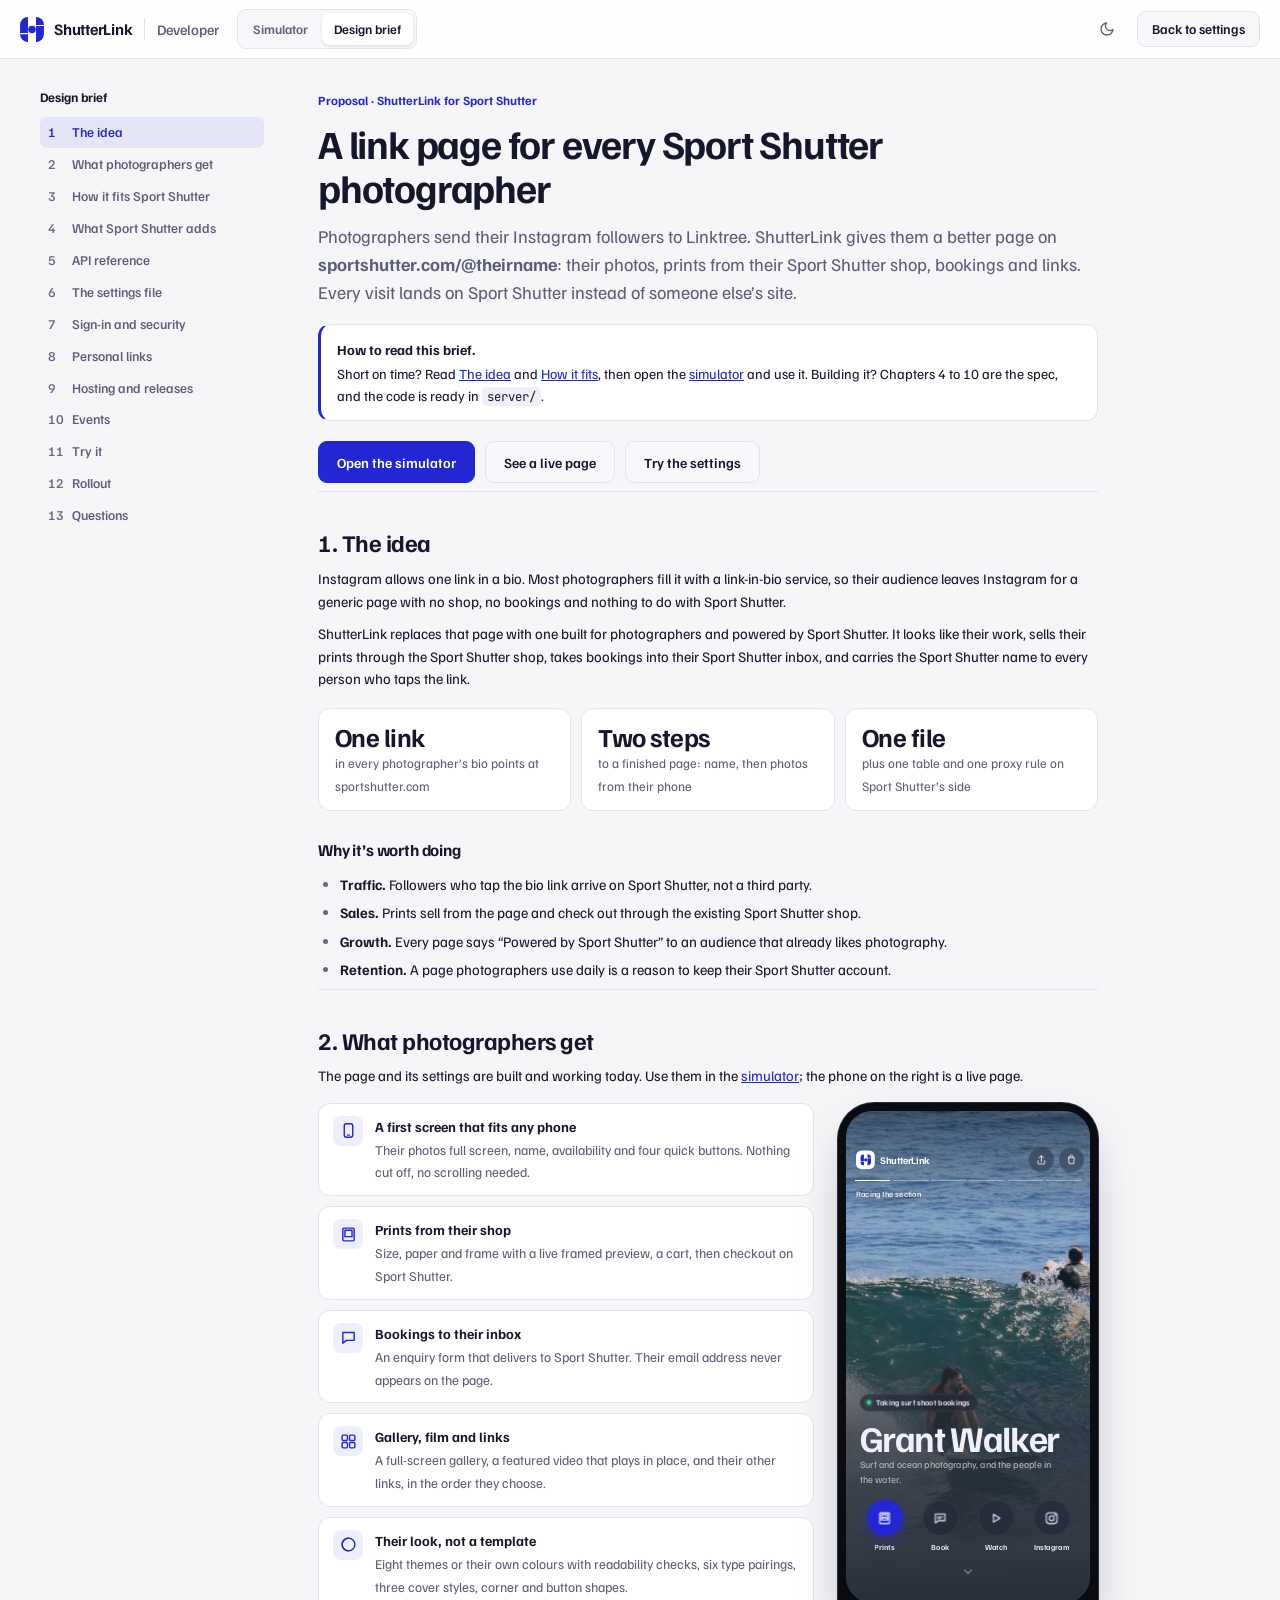
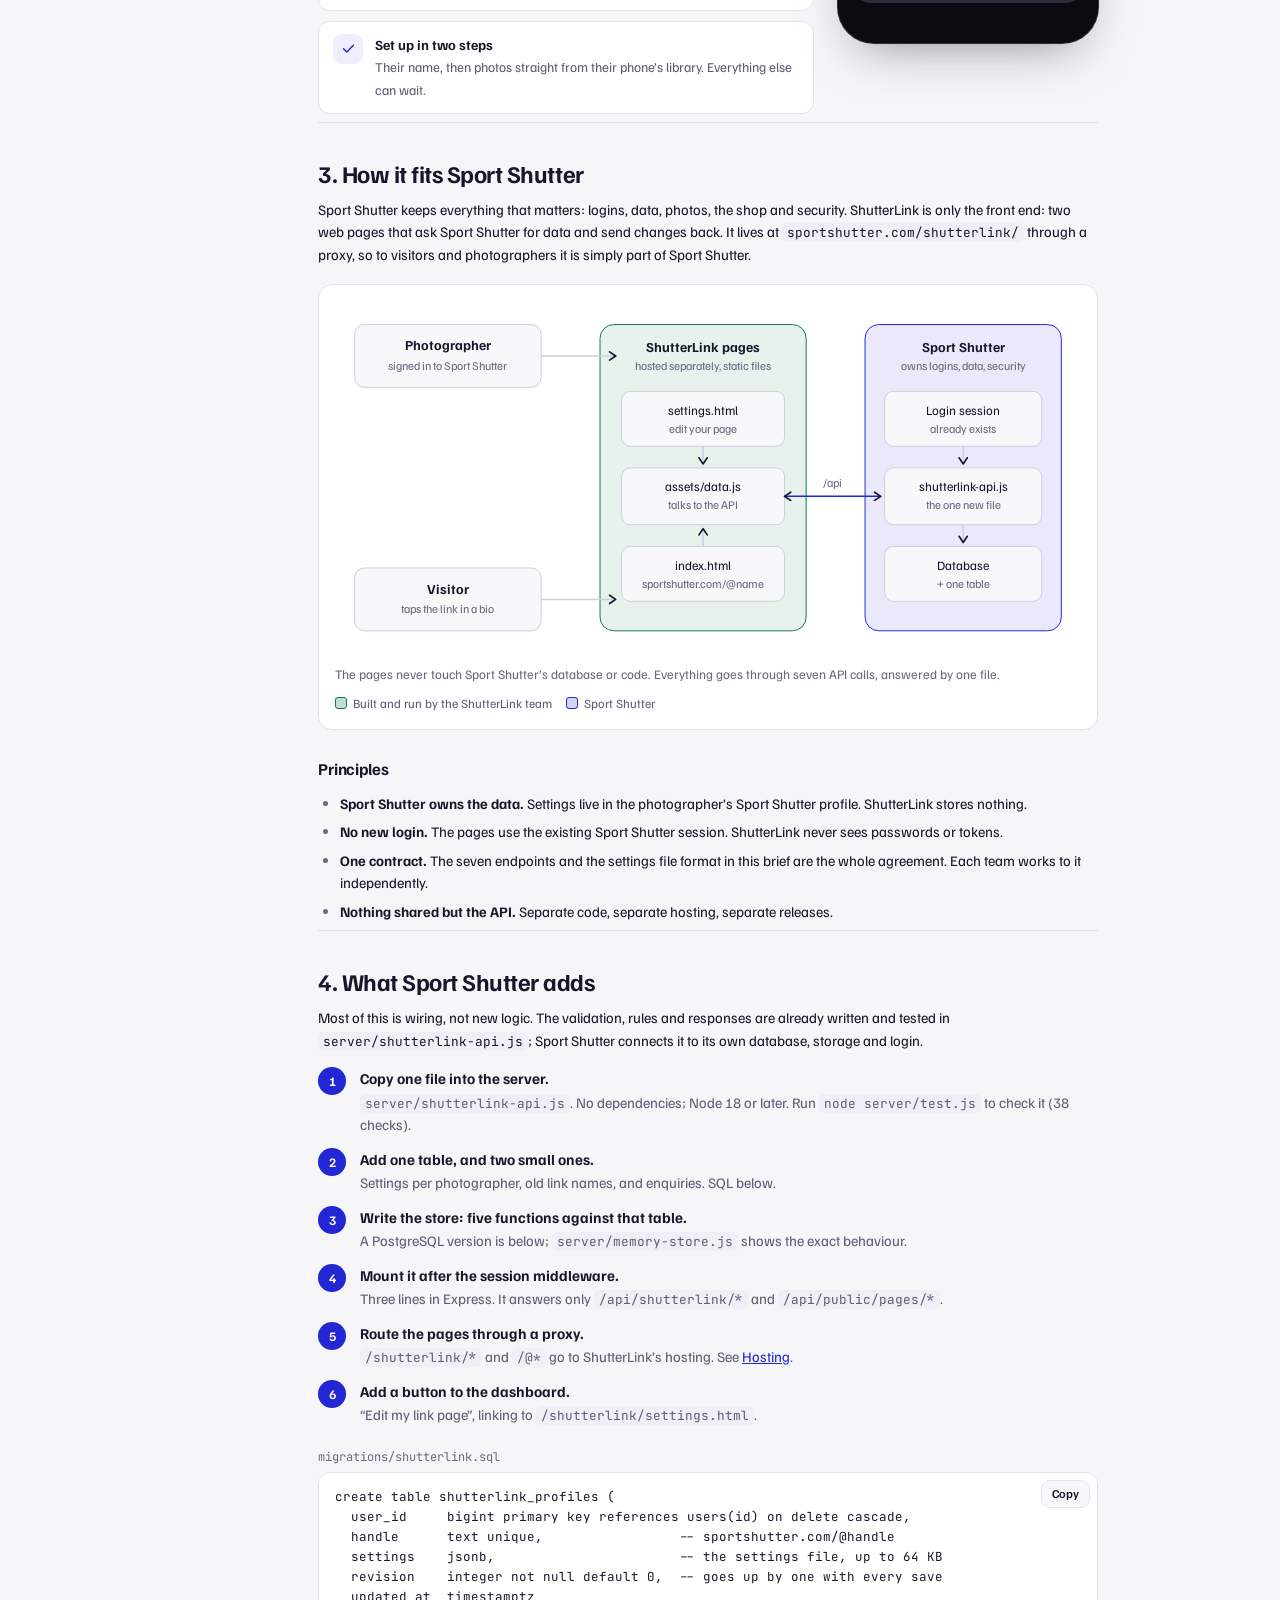
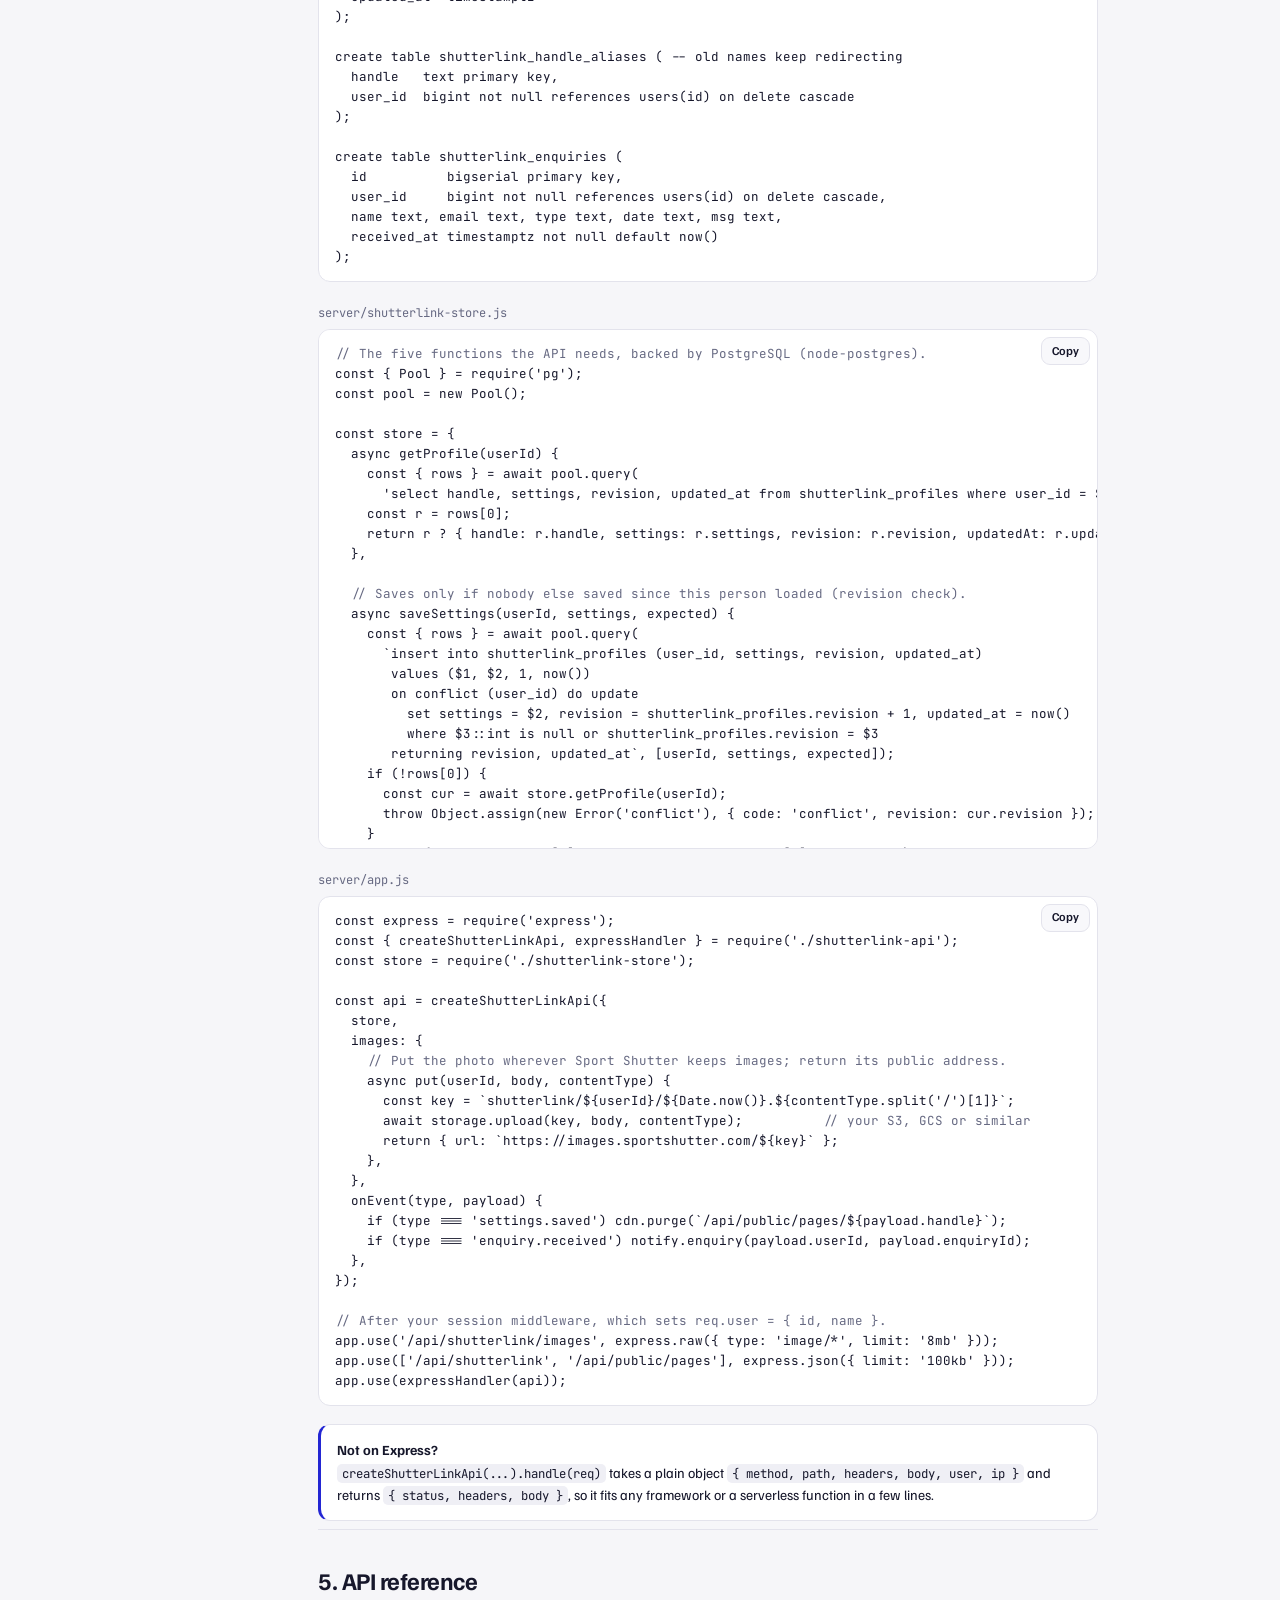
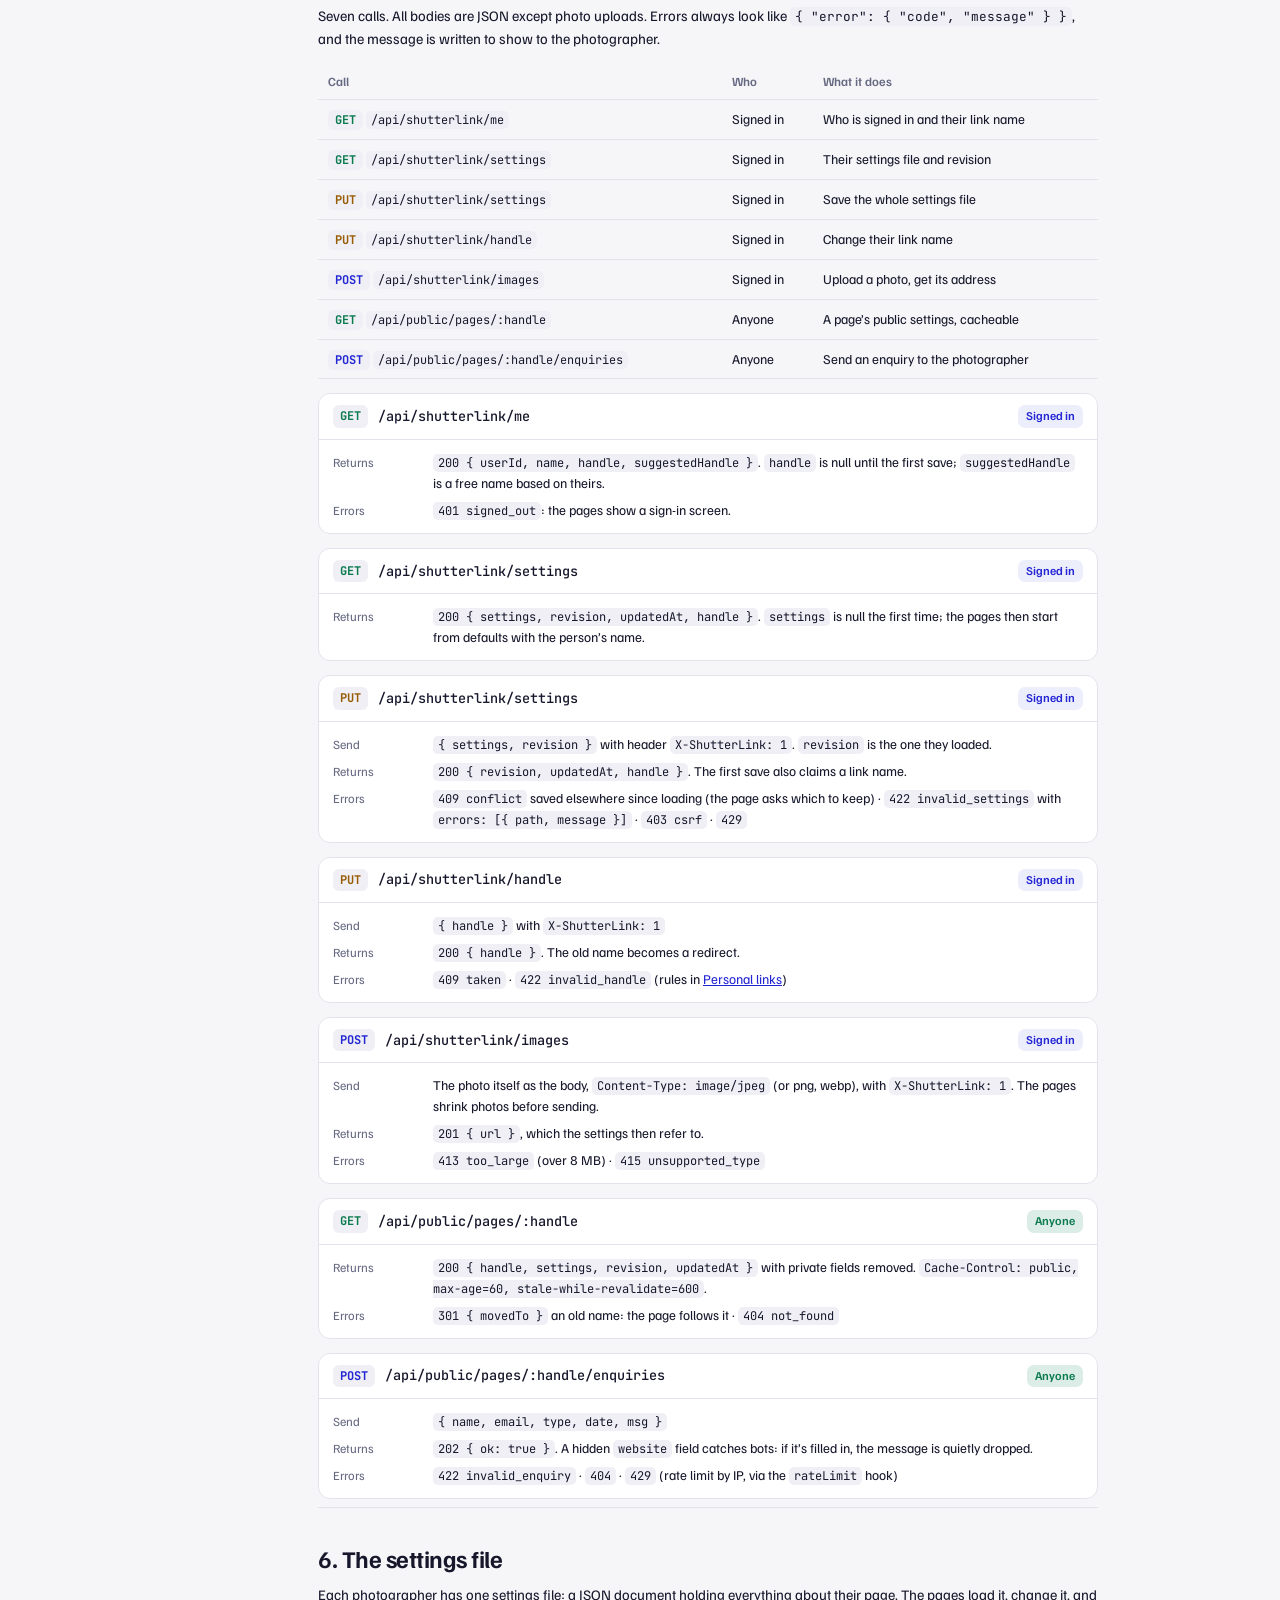
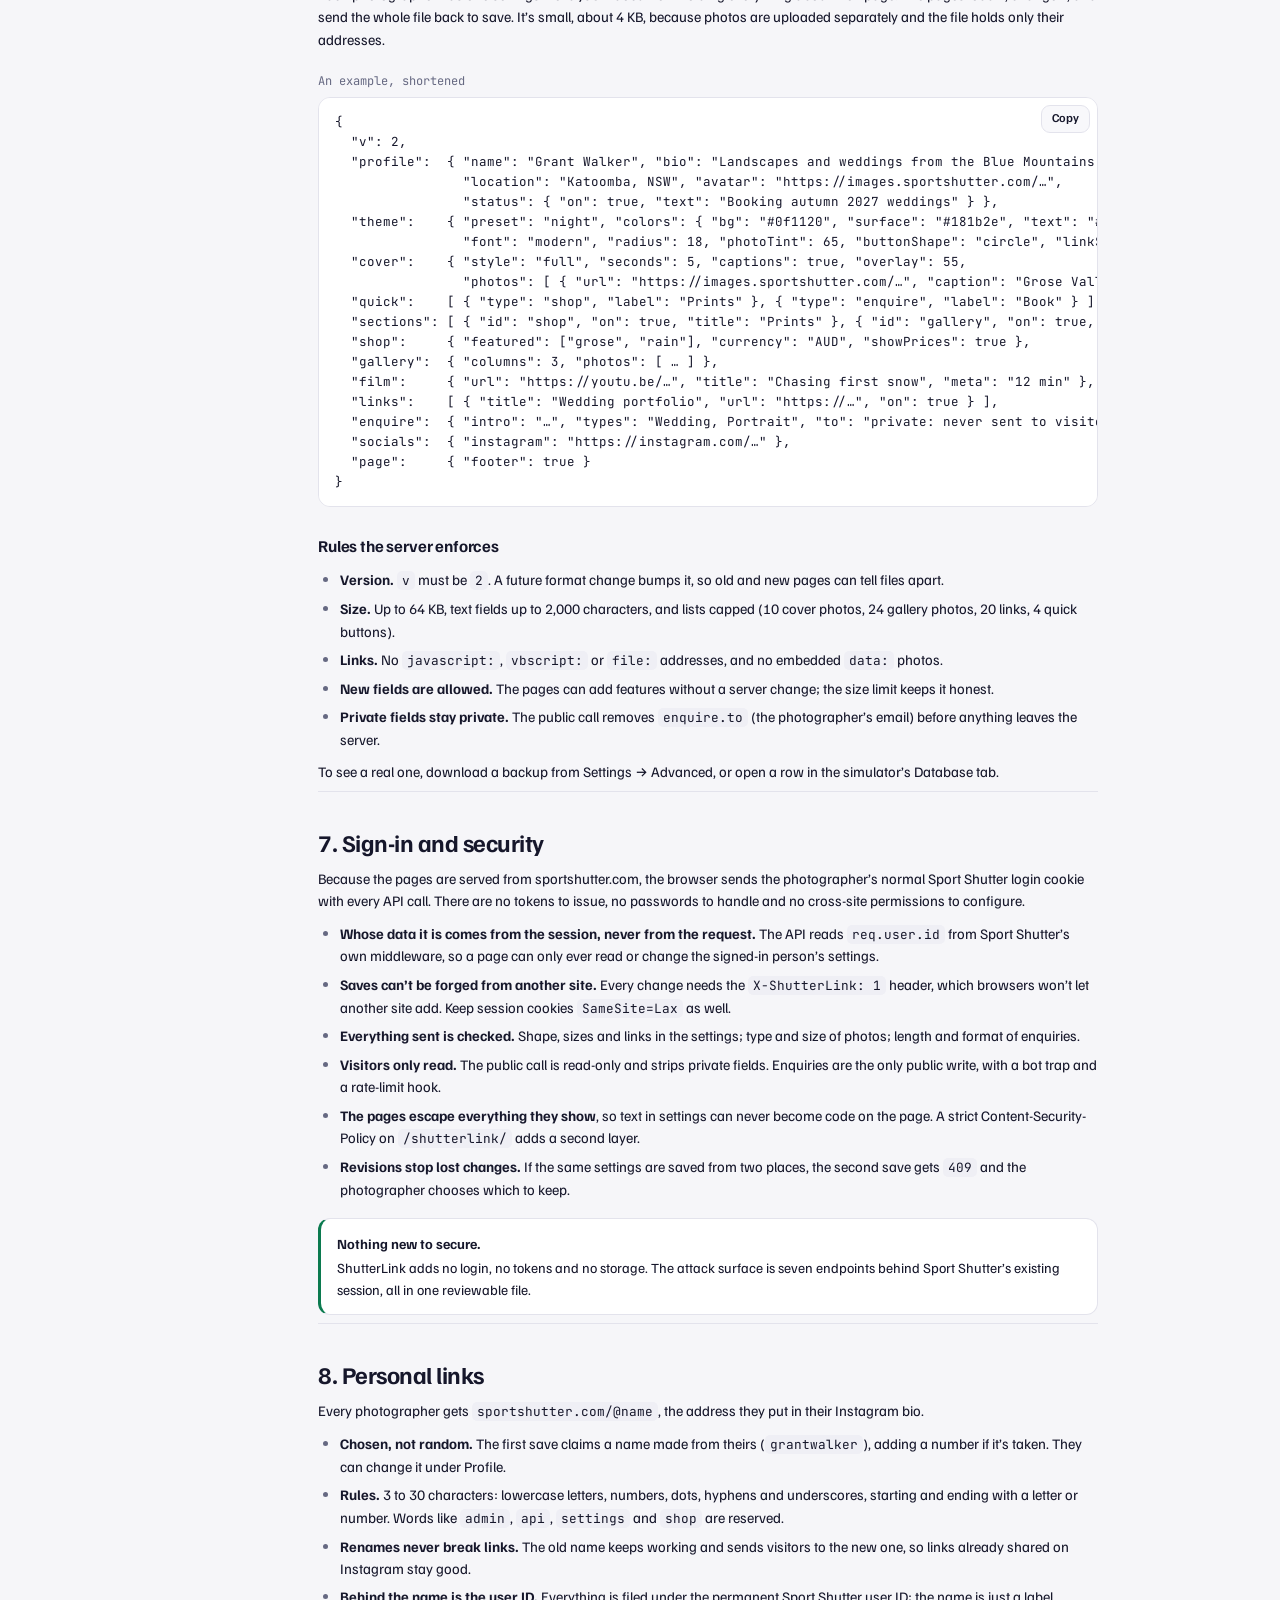
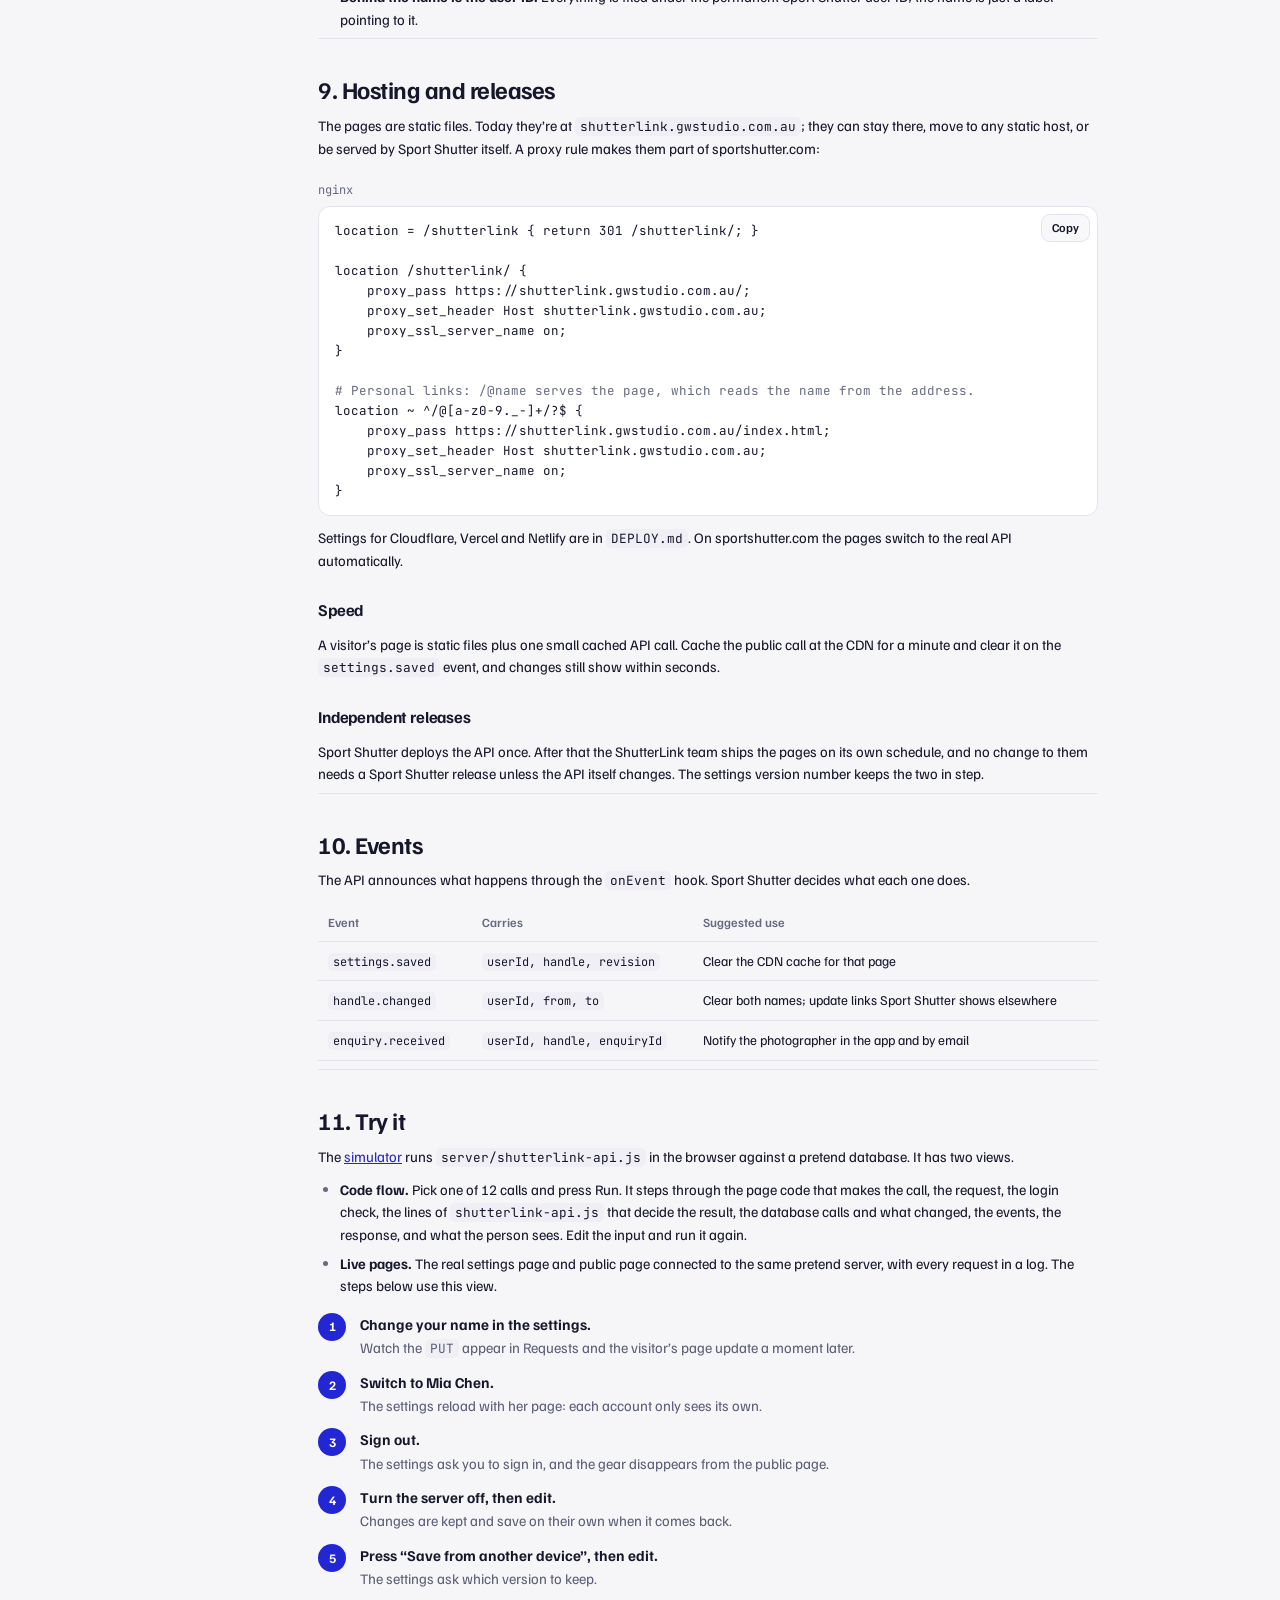
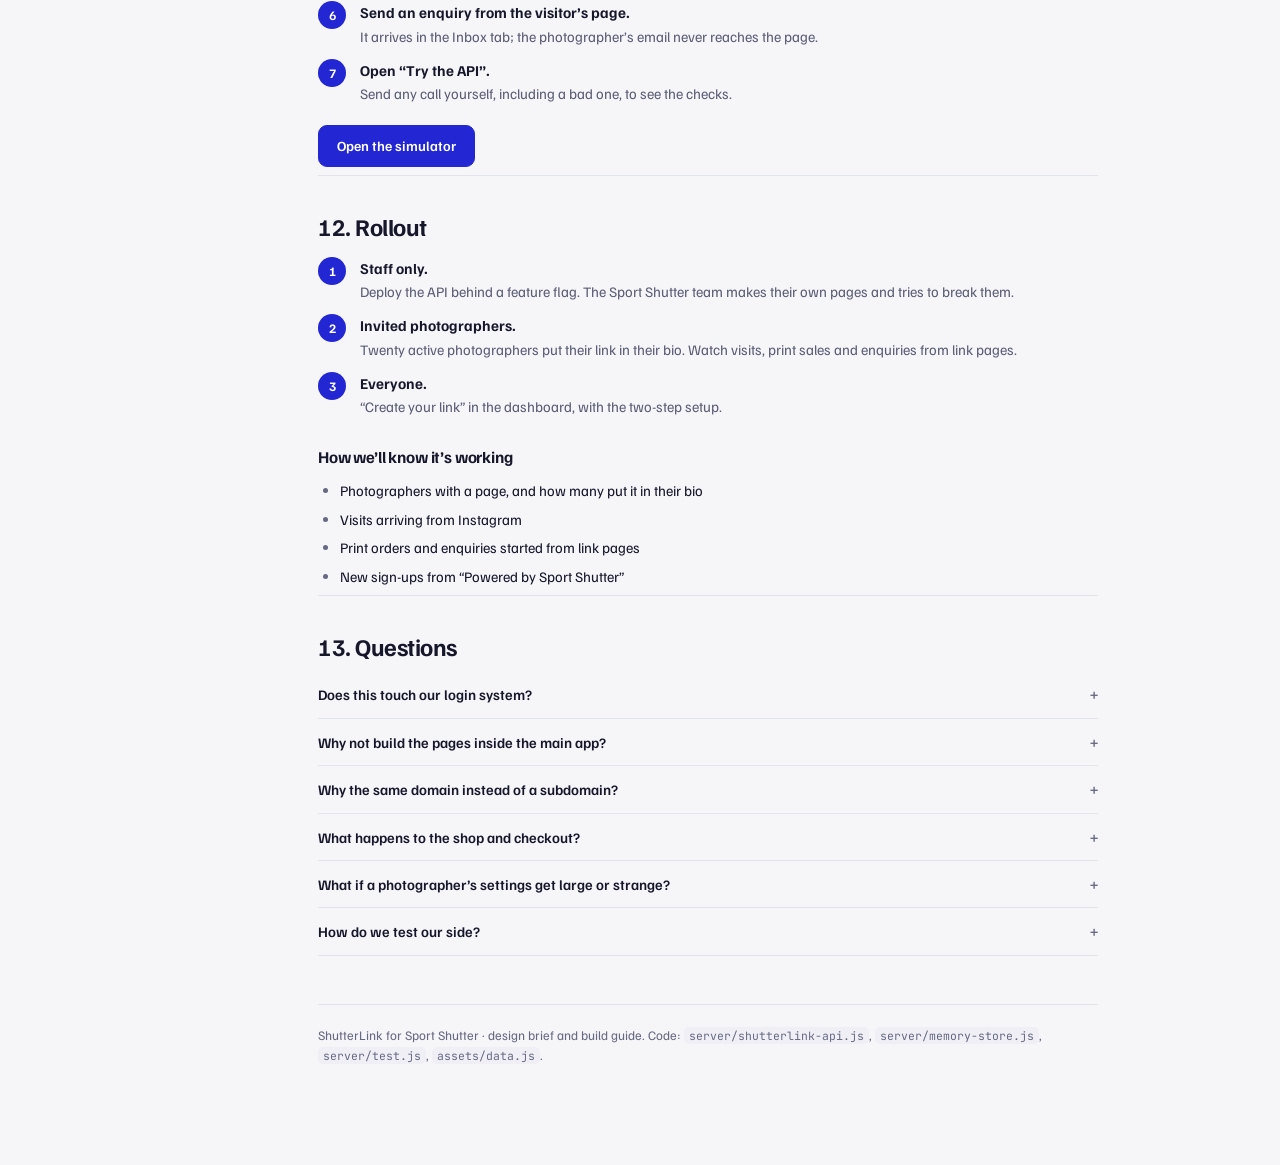
<file: brief.html>
<!DOCTYPE html>
<html lang="en">
<head>
<meta charset="utf-8">
<meta name="viewport" content="width=device-width, initial-scale=1, viewport-fit=cover">
<title>Design brief · ShutterLink for Sport Shutter</title>
<meta name="description" content="A proposal and build guide for ShutterLink: a link-in-bio page for every Sport Shutter photographer.">
<link rel="icon" href="favicon.svg" type="image/svg+xml">
<link rel="preconnect" href="https://fonts.googleapis.com">
<link rel="preconnect" href="https://fonts.gstatic.com" crossorigin>
<link href="https://fonts.googleapis.com/css2?family=Familjen+Grotesk:wght@400;500;600;700&family=JetBrains+Mono:wght@400;500&display=swap" rel="stylesheet">
<script src="assets/core.js?v=3.1"></script>
<script>try{const t=localStorage.getItem('shutterlink:ui-theme');if(t)document.documentElement.dataset.ui=t;}catch(_){}</script>
<link rel="stylesheet" href="assets/dev.css?v=3.3">
<style>
.doc{max-width:1240px;margin:0 auto;padding:28px 20px 100px;display:grid;grid-template-columns:230px minmax(0,1fr);gap:48px}
.toc{position:sticky;top:82px;align-self:start;max-height:calc(100vh - 100px);overflow:auto;padding-right:6px}
.toc b{display:block;font-size:13px;margin-bottom:10px}
.toc ol{list-style:none;counter-reset:t;display:grid;gap:1px}
.toc li{counter-increment:t}
.toc a{display:flex;gap:8px;padding:5px 8px;border-radius:7px;color:var(--dim);text-decoration:none;font-size:13.5px;font-weight:500}
.toc a::before{content:counter(t);min-width:16px;color:var(--faint);font-variant-numeric:tabular-nums}
.toc a:hover{background:var(--surface-2);color:var(--text)}
.toc a.on{background:var(--accent-soft);color:var(--accent-text)}
.toc a.on::before{color:var(--accent-text)}
@media (max-width:980px){ .doc{grid-template-columns:1fr;gap:0} .toc{display:none} }
article{max-width:780px;min-width:0}
.ch{padding:36px 0 8px;border-top:1px solid var(--border)}
.ch:first-child{border-top:0;padding-top:4px}
.eyebrow{font-size:12.5px;font-weight:700;color:var(--accent-text);margin-bottom:12px}
.title{font-size:40px;line-height:1.08;letter-spacing:-.03em}
.lede{font-size:18px;line-height:1.55;color:var(--dim);margin-top:14px}
h2{font-size:24px;letter-spacing:-.02em;line-height:1.2;margin-bottom:10px}
h3{font-size:16.5px;letter-spacing:-.01em;margin:26px 0 8px}
article p{margin-top:10px}
article ul,article ol{margin:10px 0 0 22px;display:grid;gap:6px}
article li::marker{color:var(--faint)}
.callout{overflow-wrap:anywhere;margin-top:18px;padding:14px 16px;border-radius:12px;background:var(--surface);border:1px solid var(--border);border-left:3px solid var(--accent-text);font-size:14px}
.callout.good{border-left-color:var(--ok)}
.callout.warn{border-left-color:var(--warn)}
.callout b:first-child{display:block;margin-bottom:2px}
.cta{display:flex;flex-wrap:wrap;gap:10px;margin-top:20px}
.cta .btn{height:42px;padding:0 18px;font-size:14px}
.stats{display:grid;grid-template-columns:repeat(3,1fr);gap:10px;margin-top:18px}
.stat{background:var(--surface);border:1px solid var(--border);border-radius:12px;padding:14px 16px}
.stat b{display:block;font-size:26px;letter-spacing:-.02em;line-height:1.1}
.stat span{font-size:13px;color:var(--dim)}
@media (max-width:640px){ .stats{grid-template-columns:1fr} .title{font-size:32px} }
.feat-wrap{display:grid;grid-template-columns:minmax(0,1fr) 260px;gap:24px;align-items:start;margin-top:16px}
@media (max-width:760px){ .feat-wrap{grid-template-columns:1fr} .mini-phone{display:none} }
.feats{display:grid;gap:10px}
.feat{display:grid;grid-template-columns:30px 1fr;gap:12px;padding:12px 14px;background:var(--surface);border:1px solid var(--border);border-radius:12px}
.feat i{width:30px;height:30px;border-radius:8px;background:var(--accent-soft);color:var(--accent-text);display:grid;place-items:center}
.feat i svg{width:17px;height:17px}
.feat b{display:block;font-size:14px}
.feat span{font-size:13.5px;color:var(--dim)}
.mini-phone{width:260px;height:540px;border-radius:36px;background:#0b0c12;padding:8px;box-shadow:0 0 0 1px #2a2c38,0 20px 50px -20px rgba(16,18,40,.5);position:sticky;top:90px;overflow:hidden}
.mini-phone iframe{width:390px;height:786px;border:0;border-radius:42px;transform:scale(.626);transform-origin:0 0;display:block}
figure.dia{margin-top:18px;background:var(--surface);border:1px solid var(--border);border-radius:14px;padding:16px}
figure.dia svg{width:100%;height:auto;display:block}
figure.dia figcaption{font-size:13px;color:var(--faint);margin-top:10px}
.dia .box{fill:var(--surface-2);stroke:var(--border-strong)}
.dia .ss{fill:color-mix(in srgb,var(--accent) 10%,var(--surface));stroke:var(--accent-text)}
.dia .sl{fill:color-mix(in srgb,var(--ok) 10%,var(--surface));stroke:var(--ok)}
.dia text{fill:var(--text);font-family:var(--font);font-size:13px}
.dia .tb{font-weight:700;font-size:14px}
.dia .ts{fill:var(--faint);font-size:12px}
.dia .ln{stroke:var(--border-strong);stroke-width:1.5;fill:none}
.dia .lnA{stroke:var(--accent-text);stroke-width:1.5;fill:none}
.legend{display:flex;flex-wrap:wrap;gap:14px;font-size:12.5px;color:var(--dim);margin-top:10px}
.legend i{display:inline-block;width:12px;height:12px;border-radius:3px;margin-right:6px;vertical-align:-1px}
.steps{list-style:none!important;margin:16px 0 0!important;counter-reset:s;display:grid;gap:12px!important}
.steps > li{counter-increment:s;display:grid;grid-template-columns:30px 1fr;gap:12px}
.steps > li::before{content:counter(s);width:28px;height:28px;border-radius:50%;background:var(--accent);color:#fff;font-weight:700;font-size:13px;display:grid;place-items:center}
.steps > li > div > b{display:block;font-size:15px}
.steps > li > div > span{color:var(--dim)}
.code{position:relative;margin-top:12px}
.code pre{font-family:var(--mono);font-size:12.5px;line-height:1.6;background:var(--surface);border:1px solid var(--border);border-radius:12px;padding:14px 16px;overflow:auto;max-height:520px}
.code .cp{position:absolute;top:8px;right:8px;height:28px;padding:0 10px;font-size:12px}
.fn{display:block;font-family:var(--mono);font-size:12px;color:var(--faint);margin:22px 0 -6px}
.tc{color:var(--faint)} .tk{color:var(--accent-text)} .ts2{color:var(--ok)}
table.t{width:100%;border-collapse:collapse;margin-top:14px;font-size:13.5px}
@media (max-width:600px){ table.t{display:block;overflow-x:auto} }
table.t th{text-align:left;font-size:12.5px;color:var(--faint);font-weight:600;padding:8px 10px;border-bottom:1px solid var(--border)}
table.t td{padding:9px 10px;border-bottom:1px solid var(--border);vertical-align:top}
table.t td:first-child{white-space:nowrap}
.tw{overflow-x:auto}
.ep{margin-top:14px;border:1px solid var(--border);border-radius:12px;background:var(--surface);overflow:hidden}
.ep header{display:flex;align-items:center;gap:10px;padding:11px 14px;border-bottom:1px solid var(--border);flex-wrap:wrap}
.ep header code{background:none;padding:0;font-size:13.5px;font-weight:500}
.ep header .who{margin-left:auto;font-size:12px;font-weight:600;padding:2px 8px;border-radius:7px}
.who.auth{background:var(--accent-soft);color:var(--accent-text)}
.who.pub{background:color-mix(in srgb,var(--ok) 14%,transparent);color:var(--ok)}
.m{font-family:var(--mono);font-size:12px;font-weight:700;padding:2px 7px;border-radius:6px;background:var(--surface-3)}
.m.GET{color:var(--ok)} .m.PUT{color:var(--warn)} .m.POST{color:var(--accent-text)}
.ep .bd{padding:12px 14px;font-size:13.5px;display:grid;gap:6px}
.ep .bd .r{display:grid;grid-template-columns:90px 1fr;gap:10px}
.ep .bd .r > span:first-child{color:var(--faint);font-size:12.5px;padding-top:1px}
.ep .bd code{font-size:12px}
details.faq{border-bottom:1px solid var(--border);padding:12px 0}
details.faq summary{cursor:pointer;font-weight:600;list-style:none;display:flex;justify-content:space-between;gap:12px}
details.faq summary::-webkit-details-marker{display:none}
details.faq summary::after{content:"+";color:var(--faint);font-weight:500}
details.faq[open] summary::after{content:"–"}
details.faq p{color:var(--dim)}
.foot{margin-top:40px;padding-top:20px;border-top:1px solid var(--border);color:var(--faint);font-size:13px}
</style>
</head>
<body>
<header class="top">
  <div class="bar">
    <a class="brand" href="https://sportshutter.com/" aria-label="ShutterLink by Sport Shutter"><span class="mk" id="mk"></span><span>ShutterLink</span></a>
    <span class="crumb">Developer</span>
    <nav class="seg devnav" aria-label="Developer pages"><a href="simulator.html">Simulator</a><a href="brief.html" aria-current="page">Design brief</a></nav>
    <span class="sp"></span>
    <button class="btn ghost icon" id="uiTheme" aria-label="Switch between light and dark" title="Light or dark"></button>
    <a class="btn" href="settings.html">Back to settings</a>
  </div>
</header>

<div class="doc">
  <aside class="toc" aria-label="Contents">
    <b>Design brief</b>
    <ol>
      <li><a href="#idea">The idea</a></li>
      <li><a href="#product">What photographers get</a></li>
      <li><a href="#fit">How it fits Sport Shutter</a></li>
      <li><a href="#add">What Sport Shutter adds</a></li>
      <li><a href="#api">API reference</a></li>
      <li><a href="#file">The settings file</a></li>
      <li><a href="#security">Sign-in and security</a></li>
      <li><a href="#links">Personal links</a></li>
      <li><a href="#hosting">Hosting and releases</a></li>
      <li><a href="#events">Events</a></li>
      <li><a href="#try">Try it</a></li>
      <li><a href="#rollout">Rollout</a></li>
      <li><a href="#faq">Questions</a></li>
    </ol>
  </aside>

  <article>
    <section class="ch" id="top">
      <div class="eyebrow">Proposal · ShutterLink for Sport Shutter</div>
      <h1 class="title">A link page for every Sport Shutter photographer</h1>
      <p class="lede">Photographers send their Instagram followers to Linktree. ShutterLink gives them a better page on <b>sportshutter.com/@theirname</b>: their photos, prints from their Sport Shutter shop, bookings and links. Every visit lands on Sport Shutter instead of someone else’s site.</p>
      <div class="callout"><b>How to read this brief.</b> Short on time? Read <a href="#idea">The idea</a> and <a href="#fit">How it fits</a>, then open the <a href="simulator.html">simulator</a> and use it. Building it? Chapters 4 to 10 are the spec, and the code is ready in <code>server/</code>.</div>
      <div class="cta"><a class="btn primary" href="simulator.html">Open the simulator</a><a class="btn" href="index.html?backend=sim&u=grantwalker" target="_blank" rel="noopener">See a live page</a><a class="btn" href="settings.html">Try the settings</a></div>
    </section>

    <section class="ch">
      <h2 id="idea">1. The idea</h2>
      <p>Instagram allows one link in a bio. Most photographers fill it with a link-in-bio service, so their audience leaves Instagram for a generic page with no shop, no bookings and nothing to do with Sport Shutter.</p>
      <p>ShutterLink replaces that page with one built for photographers and powered by Sport Shutter. It looks like their work, sells their prints through the Sport Shutter shop, takes bookings into their Sport Shutter inbox, and carries the Sport Shutter name to every person who taps the link.</p>
      <div class="stats">
        <div class="stat"><b>One link</b><span>in every photographer’s bio points at sportshutter.com</span></div>
        <div class="stat"><b>Two steps</b><span>to a finished page: name, then photos from their phone</span></div>
        <div class="stat"><b>One file</b><span>plus one table and one proxy rule on Sport Shutter’s side</span></div>
      </div>
      <h3>Why it’s worth doing</h3>
      <ul>
        <li><b>Traffic.</b> Followers who tap the bio link arrive on Sport Shutter, not a third party.</li>
        <li><b>Sales.</b> Prints sell from the page and check out through the existing Sport Shutter shop.</li>
        <li><b>Growth.</b> Every page says “Powered by Sport Shutter” to an audience that already likes photography.</li>
        <li><b>Retention.</b> A page photographers use daily is a reason to keep their Sport Shutter account.</li>
      </ul>
    </section>

    <section class="ch">
      <h2 id="product">2. What photographers get</h2>
      <p>The page and its settings are built and working today. Use them in the <a href="simulator.html">simulator</a>; the phone on the right is a live page.</p>
      <div class="feat-wrap">
        <div class="feats">
          <div class="feat"><i><svg viewBox="0 0 24 24" fill="none" stroke="currentColor" stroke-width="2" stroke-linecap="round" stroke-linejoin="round"><rect x="6" y="2.5" width="12" height="19" rx="3"/><path d="M10.5 18.5h3"/></svg></i><div><b>A first screen that fits any phone</b><span>Their photos full screen, name, availability and four quick buttons. Nothing cut off, no scrolling needed.</span></div></div>
          <div class="feat"><i><svg viewBox="0 0 24 24" fill="none" stroke="currentColor" stroke-width="2" stroke-linecap="round" stroke-linejoin="round"><rect x="4" y="3" width="16" height="18" rx="1.5"/><rect x="7" y="6" width="10" height="9"/></svg></i><div><b>Prints from their shop</b><span>Size, paper and frame with a live framed preview, a cart, then checkout on Sport Shutter.</span></div></div>
          <div class="feat"><i><svg viewBox="0 0 24 24" fill="none" stroke="currentColor" stroke-width="2" stroke-linecap="round" stroke-linejoin="round"><path d="M4 5h16v11H9l-5 4z"/></svg></i><div><b>Bookings to their inbox</b><span>An enquiry form that delivers to Sport Shutter. Their email address never appears on the page.</span></div></div>
          <div class="feat"><i><svg viewBox="0 0 24 24" fill="none" stroke="currentColor" stroke-width="2" stroke-linecap="round" stroke-linejoin="round"><rect x="3" y="3" width="7.5" height="7.5" rx="1.5"/><rect x="13.5" y="3" width="7.5" height="7.5" rx="1.5"/><rect x="3" y="13.5" width="7.5" height="7.5" rx="1.5"/><rect x="13.5" y="13.5" width="7.5" height="7.5" rx="1.5"/></svg></i><div><b>Gallery, film and links</b><span>A full-screen gallery, a featured video that plays in place, and their other links, in the order they choose.</span></div></div>
          <div class="feat"><i><svg viewBox="0 0 24 24" fill="none" stroke="currentColor" stroke-width="2" stroke-linecap="round" stroke-linejoin="round"><circle cx="12" cy="12" r="9"/><path d="M12 3a9 9 0 0 0 0 18"/></svg></i><div><b>Their look, not a template</b><span>Eight themes or their own colours with readability checks, six type pairings, three cover styles, corner and button shapes.</span></div></div>
          <div class="feat"><i><svg viewBox="0 0 24 24" fill="none" stroke="currentColor" stroke-width="2" stroke-linecap="round" stroke-linejoin="round"><path d="M5 12.5l4.5 4.5L19 7.5"/></svg></i><div><b>Set up in two steps</b><span>Their name, then photos straight from their phone’s library. Everything else can wait.</span></div></div>
        </div>
        <div class="mini-phone" aria-hidden="true"><iframe src="index.html?backend=sim&u=grantwalker&preview" title="A live ShutterLink page" tabindex="-1" loading="lazy"></iframe></div>
      </div>
    </section>

    <section class="ch">
      <h2 id="fit">3. How it fits Sport Shutter</h2>
      <p>Sport Shutter keeps everything that matters: logins, data, photos, the shop and security. ShutterLink is only the front end: two web pages that ask Sport Shutter for data and send changes back. It lives at <code>sportshutter.com/shutterlink/</code> through a proxy, so to visitors and photographers it is simply part of Sport Shutter.</p>
      <figure class="dia">
        <svg viewBox="0 0 760 360" role="img" aria-labelledby="diaT diaD"><title id="diaT">How ShutterLink fits Sport Shutter</title><desc id="diaD">Photographers and visitors use the ShutterLink pages on sportshutter.com. The pages call Sport Shutter's API, where shutterlink-api.js checks the login and reads or writes the photographer's settings in Sport Shutter's database. The ShutterLink pages are hosted separately and reached through a proxy.</desc>
          <defs><marker id="ar" viewBox="0 0 10 10" refX="8" refY="5" markerWidth="7" markerHeight="7" orient="auto-start-reverse"><path d="M2 1L8 5L2 9" fill="none" stroke="currentColor" stroke-width="1.6" stroke-linecap="round" stroke-linejoin="round"/></marker></defs>
          <rect class="box" x="20" y="24" width="190" height="64" rx="10"/><text class="tb" x="115" y="50" text-anchor="middle">Photographer</text><text class="ts" x="115" y="70" text-anchor="middle">signed in to Sport Shutter</text>
          <rect class="box" x="20" y="272" width="190" height="64" rx="10"/><text class="tb" x="115" y="298" text-anchor="middle">Visitor</text><text class="ts" x="115" y="318" text-anchor="middle">taps the link in a bio</text>
          <rect class="sl" x="270" y="24" width="210" height="312" rx="14"/><text class="tb" x="375" y="52" text-anchor="middle">ShutterLink pages</text><text class="ts" x="375" y="70" text-anchor="middle">hosted separately, static files</text>
          <rect class="box" x="292" y="92" width="166" height="56" rx="9"/><text x="375" y="116" text-anchor="middle">settings.html</text><text class="ts" x="375" y="134" text-anchor="middle">edit your page</text>
          <rect class="box" x="292" y="250" width="166" height="56" rx="9"/><text x="375" y="274" text-anchor="middle">index.html</text><text class="ts" x="375" y="292" text-anchor="middle">sportshutter.com/@name</text>
          <rect class="box" x="292" y="170" width="166" height="58" rx="9"/><text x="375" y="194" text-anchor="middle">assets/data.js</text><text class="ts" x="375" y="212" text-anchor="middle">talks to the API</text>
          <rect class="ss" x="540" y="24" width="200" height="312" rx="14"/><text class="tb" x="640" y="52" text-anchor="middle">Sport Shutter</text><text class="ts" x="640" y="70" text-anchor="middle">owns logins, data, security</text>
          <rect class="box" x="560" y="92" width="160" height="56" rx="9"/><text x="640" y="116" text-anchor="middle">Login session</text><text class="ts" x="640" y="134" text-anchor="middle">already exists</text>
          <rect class="box" x="560" y="170" width="160" height="58" rx="9"/><text x="640" y="194" text-anchor="middle">shutterlink-api.js</text><text class="ts" x="640" y="212" text-anchor="middle">the one new file</text>
          <rect class="box" x="560" y="250" width="160" height="56" rx="9"/><text x="640" y="274" text-anchor="middle">Database</text><text class="ts" x="640" y="292" text-anchor="middle">+ one table</text>
          <g style="color:var(--border-strong)"><path class="ln" d="M210 56 H286" marker-end="url(#ar)"/><path class="ln" d="M210 304 H286" marker-end="url(#ar)"/><path class="ln" d="M375 148 V166" marker-end="url(#ar)"/><path class="ln" d="M375 250 V232" marker-end="url(#ar)"/><path class="ln" d="M640 228 V246" marker-end="url(#ar)"/><path class="ln" d="M640 148 V166" marker-end="url(#ar)"/></g>
          <g style="color:var(--accent-text)"><path class="lnA" d="M458 199 H556" marker-end="url(#ar)" marker-start="url(#ar)"/></g>
          <text class="ts" x="507" y="190" text-anchor="middle">/api</text>
        </svg>
        <figcaption>The pages never touch Sport Shutter’s database or code. Everything goes through seven API calls, answered by one file.</figcaption>
        <div class="legend"><span><i style="background:color-mix(in srgb,var(--ok) 25%,transparent);border:1px solid var(--ok)"></i>Built and run by the ShutterLink team</span><span><i style="background:color-mix(in srgb,var(--accent) 20%,transparent);border:1px solid var(--accent-text)"></i>Sport Shutter</span></div>
      </figure>
      <h3>Principles</h3>
      <ul>
        <li><b>Sport Shutter owns the data.</b> Settings live in the photographer’s Sport Shutter profile. ShutterLink stores nothing.</li>
        <li><b>No new login.</b> The pages use the existing Sport Shutter session. ShutterLink never sees passwords or tokens.</li>
        <li><b>One contract.</b> The seven endpoints and the settings file format in this brief are the whole agreement. Each team works to it independently.</li>
        <li><b>Nothing shared but the API.</b> Separate code, separate hosting, separate releases.</li>
      </ul>
    </section>

    <section class="ch">
      <h2 id="add">4. What Sport Shutter adds</h2>
      <p>Most of this is wiring, not new logic. The validation, rules and responses are already written and tested in <code>server/shutterlink-api.js</code>; Sport Shutter connects it to its own database, storage and login.</p>
      <ol class="steps">
        <li><div><b>Copy one file into the server.</b><span><code>server/shutterlink-api.js</code>. No dependencies; Node 18 or later. Run <code>node server/test.js</code> to check it (38 checks).</span></div></li>
        <li><div><b>Add one table, and two small ones.</b><span>Settings per photographer, old link names, and enquiries. SQL below.</span></div></li>
        <li><div><b>Write the store: five functions against that table.</b><span>A PostgreSQL version is below; <code>server/memory-store.js</code> shows the exact behaviour.</span></div></li>
        <li><div><b>Mount it after the session middleware.</b><span>Three lines in Express. It answers only <code>/api/shutterlink/*</code> and <code>/api/public/pages/*</code>.</span></div></li>
        <li><div><b>Route the pages through a proxy.</b><span><code>/shutterlink/*</code> and <code>/@*</code> go to ShutterLink’s hosting. See <a href="#hosting">Hosting</a>.</span></div></li>
        <li><div><b>Add a button to the dashboard.</b><span>“Edit my link page”, linking to <code>/shutterlink/settings.html</code>.</span></div></li>
      </ol>

      <span class="fn">migrations/shutterlink.sql</span>
      <div class="code"><button class="btn sm cp" data-copy="c-sql">Copy</button><pre id="c-sql"><code>create table shutterlink_profiles (
  user_id     bigint primary key references users(id) on delete cascade,
  handle      text unique,                 -- sportshutter.com/@handle
  settings    jsonb,                       -- the settings file, up to 64 KB
  revision    integer not null default 0,  -- goes up by one with every save
  updated_at  timestamptz
);

create table shutterlink_handle_aliases ( -- old names keep redirecting
  handle   text primary key,
  user_id  bigint not null references users(id) on delete cascade
);

create table shutterlink_enquiries (
  id          bigserial primary key,
  user_id     bigint not null references users(id) on delete cascade,
  name text, email text, type text, date text, msg text,
  received_at timestamptz not null default now()
);</code></pre></div>

      <span class="fn">server/shutterlink-store.js</span>
      <div class="code"><button class="btn sm cp" data-copy="c-store">Copy</button><pre id="c-store"><code><span class="tc">// The five functions the API needs, backed by PostgreSQL (node-postgres).</span>
const { Pool } = require('pg');
const pool = new Pool();

const store = {
  async getProfile(userId) {
    const { rows } = await pool.query(
      'select handle, settings, revision, updated_at from shutterlink_profiles where user_id = $1', [userId]);
    const r = rows[0];
    return r ? { handle: r.handle, settings: r.settings, revision: r.revision, updatedAt: r.updated_at } : null;
  },

  <span class="tc">// Saves only if nobody else saved since this person loaded (revision check).</span>
  async saveSettings(userId, settings, expected) {
    const { rows } = await pool.query(
      `insert into shutterlink_profiles (user_id, settings, revision, updated_at)
       values ($1, $2, 1, now())
       on conflict (user_id) do update
         set settings = $2, revision = shutterlink_profiles.revision + 1, updated_at = now()
         where $3::int is null or shutterlink_profiles.revision = $3
       returning revision, updated_at`, [userId, settings, expected]);
    if (!rows[0]) {
      const cur = await store.getProfile(userId);
      throw Object.assign(new Error('conflict'), { code: 'conflict', revision: cur.revision });
    }
    return { revision: rows[0].revision, updatedAt: rows[0].updated_at };
  },

  async findByHandle(handle) {
    const { rows } = await pool.query(
      `select user_id, handle from shutterlink_profiles where handle = $1
       union all
       select a.user_id, p.handle from shutterlink_handle_aliases a
         join shutterlink_profiles p using (user_id) where a.handle = $1
       limit 1`, [handle]);
    return rows[0] ? { userId: String(rows[0].user_id), handle: rows[0].handle } : null;
  },

  <span class="tc">// Claim a new name; the old one becomes a redirect.</span>
  async setHandle(userId, handle) {
    const c = await pool.connect();
    try {
      await c.query('begin');
      const taken = await c.query(
        'select 1 from shutterlink_handle_aliases where handle = $1 and user_id &lt;&gt; $2', [handle, userId]);
      if (taken.rowCount) { await c.query('rollback'); return { taken: true }; }
      const old = await c.query('select handle from shutterlink_profiles where user_id = $1 for update', [userId]);
      await c.query(`insert into shutterlink_profiles (user_id, handle) values ($1, $2)
                     on conflict (user_id) do update set handle = $2`, [userId, handle]);
      const prev = old.rows[0] &amp;&amp; old.rows[0].handle;
      if (prev &amp;&amp; prev !== handle)
        await c.query('insert into shutterlink_handle_aliases (handle, user_id) values ($1, $2) on conflict do nothing', [prev, userId]);
      await c.query('delete from shutterlink_handle_aliases where handle = $1 and user_id = $2', [handle, userId]);
      await c.query('commit');
      return { ok: true };
    } catch (e) {
      await c.query('rollback');
      if (e.code === '23505') return { taken: true };   <span class="tc">// unique violation: someone else has it</span>
      throw e;
    } finally { c.release(); }
  },

  async addEnquiry(userId, e) {
    const { rows } = await pool.query(
      `insert into shutterlink_enquiries (user_id, name, email, type, date, msg)
       values ($1, $2, $3, $4, $5, $6) returning id`, [userId, e.name, e.email, e.type, e.date, e.msg]);
    return { id: String(rows[0].id) };
  },
};

module.exports = store;</code></pre></div>

      <span class="fn">server/app.js</span>
      <div class="code"><button class="btn sm cp" data-copy="c-mount">Copy</button><pre id="c-mount"><code>const express = require('express');
const { createShutterLinkApi, expressHandler } = require('./shutterlink-api');
const store = require('./shutterlink-store');

const api = createShutterLinkApi({
  store,
  images: {
    <span class="tc">// Put the photo wherever Sport Shutter keeps images; return its public address.</span>
    async put(userId, body, contentType) {
      const key = `shutterlink/${userId}/${Date.now()}.${contentType.split('/')[1]}`;
      await storage.upload(key, body, contentType);          <span class="tc">// your S3, GCS or similar</span>
      return { url: `https://images.sportshutter.com/${key}` };
    },
  },
  onEvent(type, payload) {
    if (type === 'settings.saved') cdn.purge(`/api/public/pages/${payload.handle}`);
    if (type === 'enquiry.received') notify.enquiry(payload.userId, payload.enquiryId);
  },
});

<span class="tc">// After your session middleware, which sets req.user = { id, name }.</span>
app.use('/api/shutterlink/images', express.raw({ type: 'image/*', limit: '8mb' }));
app.use(['/api/shutterlink', '/api/public/pages'], express.json({ limit: '100kb' }));
app.use(expressHandler(api));</code></pre></div>
      <div class="callout"><b>Not on Express?</b> <code>createShutterLinkApi(...).handle(req)</code> takes a plain object <code>{ method, path, headers, body, user, ip }</code> and returns <code>{ status, headers, body }</code>, so it fits any framework or a serverless function in a few lines.</div>
    </section>

    <section class="ch">
      <h2 id="api">5. API reference</h2>
      <p>Seven calls. All bodies are JSON except photo uploads. Errors always look like <code>{ "error": { "code", "message" } }</code>, and the message is written to show to the photographer.</p>
      <div class="tw"><table class="t"><thead><tr><th>Call</th><th>Who</th><th>What it does</th></tr></thead><tbody>
        <tr><td><span class="m GET">GET</span> <code>/api/shutterlink/me</code></td><td>Signed in</td><td>Who is signed in and their link name</td></tr>
        <tr><td><span class="m GET">GET</span> <code>/api/shutterlink/settings</code></td><td>Signed in</td><td>Their settings file and revision</td></tr>
        <tr><td><span class="m PUT">PUT</span> <code>/api/shutterlink/settings</code></td><td>Signed in</td><td>Save the whole settings file</td></tr>
        <tr><td><span class="m PUT">PUT</span> <code>/api/shutterlink/handle</code></td><td>Signed in</td><td>Change their link name</td></tr>
        <tr><td><span class="m POST">POST</span> <code>/api/shutterlink/images</code></td><td>Signed in</td><td>Upload a photo, get its address</td></tr>
        <tr><td><span class="m GET">GET</span> <code>/api/public/pages/:handle</code></td><td>Anyone</td><td>A page’s public settings, cacheable</td></tr>
        <tr><td><span class="m POST">POST</span> <code>/api/public/pages/:handle/enquiries</code></td><td>Anyone</td><td>Send an enquiry to the photographer</td></tr>
      </tbody></table></div>

      <div class="ep"><header><span class="m GET">GET</span><code>/api/shutterlink/me</code><span class="who auth">Signed in</span></header><div class="bd">
        <div class="r"><span>Returns</span><span><code>200 { userId, name, handle, suggestedHandle }</code>. <code>handle</code> is null until the first save; <code>suggestedHandle</code> is a free name based on theirs.</span></div>
        <div class="r"><span>Errors</span><span><code>401 signed_out</code>: the pages show a sign-in screen.</span></div></div></div>
      <div class="ep"><header><span class="m GET">GET</span><code>/api/shutterlink/settings</code><span class="who auth">Signed in</span></header><div class="bd">
        <div class="r"><span>Returns</span><span><code>200 { settings, revision, updatedAt, handle }</code>. <code>settings</code> is null the first time; the pages then start from defaults with the person’s name.</span></div></div></div>
      <div class="ep"><header><span class="m PUT">PUT</span><code>/api/shutterlink/settings</code><span class="who auth">Signed in</span></header><div class="bd">
        <div class="r"><span>Send</span><span><code>{ settings, revision }</code> with header <code>X-ShutterLink: 1</code>. <code>revision</code> is the one they loaded.</span></div>
        <div class="r"><span>Returns</span><span><code>200 { revision, updatedAt, handle }</code>. The first save also claims a link name.</span></div>
        <div class="r"><span>Errors</span><span><code>409 conflict</code> saved elsewhere since loading (the page asks which to keep) · <code>422 invalid_settings</code> with <code>errors: [{ path, message }]</code> · <code>403 csrf</code> · <code>429</code></span></div></div></div>
      <div class="ep"><header><span class="m PUT">PUT</span><code>/api/shutterlink/handle</code><span class="who auth">Signed in</span></header><div class="bd">
        <div class="r"><span>Send</span><span><code>{ handle }</code> with <code>X-ShutterLink: 1</code></span></div>
        <div class="r"><span>Returns</span><span><code>200 { handle }</code>. The old name becomes a redirect.</span></div>
        <div class="r"><span>Errors</span><span><code>409 taken</code> · <code>422 invalid_handle</code> (rules in <a href="#links">Personal links</a>)</span></div></div></div>
      <div class="ep"><header><span class="m POST">POST</span><code>/api/shutterlink/images</code><span class="who auth">Signed in</span></header><div class="bd">
        <div class="r"><span>Send</span><span>The photo itself as the body, <code>Content-Type: image/jpeg</code> (or png, webp), with <code>X-ShutterLink: 1</code>. The pages shrink photos before sending.</span></div>
        <div class="r"><span>Returns</span><span><code>201 { url }</code>, which the settings then refer to.</span></div>
        <div class="r"><span>Errors</span><span><code>413 too_large</code> (over 8 MB) · <code>415 unsupported_type</code></span></div></div></div>
      <div class="ep"><header><span class="m GET">GET</span><code>/api/public/pages/:handle</code><span class="who pub">Anyone</span></header><div class="bd">
        <div class="r"><span>Returns</span><span><code>200 { handle, settings, revision, updatedAt }</code> with private fields removed. <code>Cache-Control: public, max-age=60, stale-while-revalidate=600</code>.</span></div>
        <div class="r"><span>Errors</span><span><code>301 { movedTo }</code> an old name: the page follows it · <code>404 not_found</code></span></div></div></div>
      <div class="ep"><header><span class="m POST">POST</span><code>/api/public/pages/:handle/enquiries</code><span class="who pub">Anyone</span></header><div class="bd">
        <div class="r"><span>Send</span><span><code>{ name, email, type, date, msg }</code></span></div>
        <div class="r"><span>Returns</span><span><code>202 { ok: true }</code>. A hidden <code>website</code> field catches bots: if it’s filled in, the message is quietly dropped.</span></div>
        <div class="r"><span>Errors</span><span><code>422 invalid_enquiry</code> · <code>404</code> · <code>429</code> (rate limit by IP, via the <code>rateLimit</code> hook)</span></div></div></div>
    </section>

    <section class="ch">
      <h2 id="file">6. The settings file</h2>
      <p>Each photographer has one settings file: a JSON document holding everything about their page. The pages load it, change it, and send the whole file back to save. It’s small, about 4 KB, because photos are uploaded separately and the file holds only their addresses.</p>
      <span class="fn">An example, shortened</span>
      <div class="code"><button class="btn sm cp" data-copy="c-json">Copy</button><pre id="c-json"><code>{
  "v": 2,
  "profile":  { "name": "Grant Walker", "bio": "Landscapes and weddings from the Blue Mountains.",
                "location": "Katoomba, NSW", "avatar": "https://images.sportshutter.com/…",
                "status": { "on": true, "text": "Booking autumn 2027 weddings" } },
  "theme":    { "preset": "night", "colors": { "bg": "#0f1120", "surface": "#181b2e", "text": "#eef0fb", "accent": "#2326D3" },
                "font": "modern", "radius": 18, "photoTint": 65, "buttonShape": "circle", "linkStyle": "list", "align": "left" },
  "cover":    { "style": "full", "seconds": 5, "captions": true, "overlay": 55,
                "photos": [ { "url": "https://images.sportshutter.com/…", "caption": "Grose Valley, last light" } ] },
  "quick":    [ { "type": "shop", "label": "Prints" }, { "type": "enquire", "label": "Book" } ],
  "sections": [ { "id": "shop", "on": true, "title": "Prints" }, { "id": "gallery", "on": true, "title": "Recent work" } ],
  "shop":     { "featured": ["grose", "rain"], "currency": "AUD", "showPrices": true },
  "gallery":  { "columns": 3, "photos": [ … ] },
  "film":     { "url": "https://youtu.be/…", "title": "Chasing first snow", "meta": "12 min" },
  "links":    [ { "title": "Wedding portfolio", "url": "https://…", "on": true } ],
  "enquire":  { "intro": "…", "types": "Wedding, Portrait", "to": "private: never sent to visitors" },
  "socials":  { "instagram": "https://instagram.com/…" },
  "page":     { "footer": true }
}</code></pre></div>
      <h3>Rules the server enforces</h3>
      <ul>
        <li><b>Version.</b> <code>v</code> must be <code>2</code>. A future format change bumps it, so old and new pages can tell files apart.</li>
        <li><b>Size.</b> Up to 64 KB, text fields up to 2,000 characters, and lists capped (10 cover photos, 24 gallery photos, 20 links, 4 quick buttons).</li>
        <li><b>Links.</b> No <code>javascript:</code>, <code>vbscript:</code> or <code>file:</code> addresses, and no embedded <code>data:</code> photos.</li>
        <li><b>New fields are allowed.</b> The pages can add features without a server change; the size limit keeps it honest.</li>
        <li><b>Private fields stay private.</b> The public call removes <code>enquire.to</code> (the photographer’s email) before anything leaves the server.</li>
      </ul>
      <p>To see a real one, download a backup from Settings → Advanced, or open a row in the simulator’s Database tab.</p>
    </section>

    <section class="ch">
      <h2 id="security">7. Sign-in and security</h2>
      <p>Because the pages are served from sportshutter.com, the browser sends the photographer’s normal Sport Shutter login cookie with every API call. There are no tokens to issue, no passwords to handle and no cross-site permissions to configure.</p>
      <ul>
        <li><b>Whose data it is comes from the session, never from the request.</b> The API reads <code>req.user.id</code> from Sport Shutter’s own middleware, so a page can only ever read or change the signed-in person’s settings.</li>
        <li><b>Saves can’t be forged from another site.</b> Every change needs the <code>X-ShutterLink: 1</code> header, which browsers won’t let another site add. Keep session cookies <code>SameSite=Lax</code> as well.</li>
        <li><b>Everything sent is checked.</b> Shape, sizes and links in the settings; type and size of photos; length and format of enquiries.</li>
        <li><b>Visitors only read.</b> The public call is read-only and strips private fields. Enquiries are the only public write, with a bot trap and a rate-limit hook.</li>
        <li><b>The pages escape everything they show</b>, so text in settings can never become code on the page. A strict Content-Security-Policy on <code>/shutterlink/</code> adds a second layer.</li>
        <li><b>Revisions stop lost changes.</b> If the same settings are saved from two places, the second save gets <code>409</code> and the photographer chooses which to keep.</li>
      </ul>
      <div class="callout good"><b>Nothing new to secure.</b> ShutterLink adds no login, no tokens and no storage. The attack surface is seven endpoints behind Sport Shutter’s existing session, all in one reviewable file.</div>
    </section>

    <section class="ch">
      <h2 id="links">8. Personal links</h2>
      <p>Every photographer gets <code>sportshutter.com/@name</code>, the address they put in their Instagram bio.</p>
      <ul>
        <li><b>Chosen, not random.</b> The first save claims a name made from theirs (<code>grantwalker</code>), adding a number if it’s taken. They can change it under Profile.</li>
        <li><b>Rules.</b> 3 to 30 characters: lowercase letters, numbers, dots, hyphens and underscores, starting and ending with a letter or number. Words like <code>admin</code>, <code>api</code>, <code>settings</code> and <code>shop</code> are reserved.</li>
        <li><b>Renames never break links.</b> The old name keeps working and sends visitors to the new one, so links already shared on Instagram stay good.</li>
        <li><b>Behind the name is the user ID.</b> Everything is filed under the permanent Sport Shutter user ID; the name is just a label pointing to it.</li>
      </ul>
    </section>

    <section class="ch">
      <h2 id="hosting">9. Hosting and releases</h2>
      <p>The pages are static files. Today they’re at <code>shutterlink.gwstudio.com.au</code>; they can stay there, move to any static host, or be served by Sport Shutter itself. A proxy rule makes them part of sportshutter.com:</p>
      <span class="fn">nginx</span>
      <div class="code"><button class="btn sm cp" data-copy="c-nginx">Copy</button><pre id="c-nginx"><code>location = /shutterlink { return 301 /shutterlink/; }

location /shutterlink/ {
    proxy_pass https://shutterlink.gwstudio.com.au/;
    proxy_set_header Host shutterlink.gwstudio.com.au;
    proxy_ssl_server_name on;
}

<span class="tc"># Personal links: /@name serves the page, which reads the name from the address.</span>
location ~ ^/@[a-z0-9._-]+/?$ {
    proxy_pass https://shutterlink.gwstudio.com.au/index.html;
    proxy_set_header Host shutterlink.gwstudio.com.au;
    proxy_ssl_server_name on;
}</code></pre></div>
      <p>Settings for Cloudflare, Vercel and Netlify are in <code>DEPLOY.md</code>. On sportshutter.com the pages switch to the real API automatically.</p>
      <h3>Speed</h3>
      <p>A visitor’s page is static files plus one small cached API call. Cache the public call at the CDN for a minute and clear it on the <code>settings.saved</code> event, and changes still show within seconds.</p>
      <h3>Independent releases</h3>
      <p>Sport Shutter deploys the API once. After that the ShutterLink team ships the pages on its own schedule, and no change to them needs a Sport Shutter release unless the API itself changes. The settings version number keeps the two in step.</p>
    </section>

    <section class="ch">
      <h2 id="events">10. Events</h2>
      <p>The API announces what happens through the <code>onEvent</code> hook. Sport Shutter decides what each one does.</p>
      <div class="tw"><table class="t"><thead><tr><th>Event</th><th>Carries</th><th>Suggested use</th></tr></thead><tbody>
        <tr><td><code>settings.saved</code></td><td><code>userId, handle, revision</code></td><td>Clear the CDN cache for that page</td></tr>
        <tr><td><code>handle.changed</code></td><td><code>userId, from, to</code></td><td>Clear both names; update links Sport Shutter shows elsewhere</td></tr>
        <tr><td><code>enquiry.received</code></td><td><code>userId, handle, enquiryId</code></td><td>Notify the photographer in the app and by email</td></tr>
      </tbody></table></div>
    </section>

    <section class="ch">
      <h2 id="try">11. Try it</h2>
      <p>The <a href="simulator.html">simulator</a> runs <code>server/shutterlink-api.js</code> in the browser against a pretend database. It has two views.</p>
      <ul><li><b>Code flow.</b> Pick one of 12 calls and press Run. It steps through the page code that makes the call, the request, the login check, the lines of <code>shutterlink-api.js</code> that decide the result, the database calls and what changed, the events, the response, and what the person sees. Edit the input and run it again.</li><li><b>Live pages.</b> The real settings page and public page connected to the same pretend server, with every request in a log. The steps below use this view.</li></ul>
      <ol class="steps">
        <li><div><b>Change your name in the settings.</b><span>Watch the <code>PUT</code> appear in Requests and the visitor’s page update a moment later.</span></div></li>
        <li><div><b>Switch to Mia Chen.</b><span>The settings reload with her page: each account only sees its own.</span></div></li>
        <li><div><b>Sign out.</b><span>The settings ask you to sign in, and the gear disappears from the public page.</span></div></li>
        <li><div><b>Turn the server off, then edit.</b><span>Changes are kept and save on their own when it comes back.</span></div></li>
        <li><div><b>Press “Save from another device”, then edit.</b><span>The settings ask which version to keep.</span></div></li>
        <li><div><b>Send an enquiry from the visitor’s page.</b><span>It arrives in the Inbox tab; the photographer’s email never reaches the page.</span></div></li>
        <li><div><b>Open “Try the API”.</b><span>Send any call yourself, including a bad one, to see the checks.</span></div></li>
      </ol>
      <div class="cta"><a class="btn primary" href="simulator.html">Open the simulator</a></div>
    </section>

    <section class="ch">
      <h2 id="rollout">12. Rollout</h2>
      <ol class="steps">
        <li><div><b>Staff only.</b><span>Deploy the API behind a feature flag. The Sport Shutter team makes their own pages and tries to break them.</span></div></li>
        <li><div><b>Invited photographers.</b><span>Twenty active photographers put their link in their bio. Watch visits, print sales and enquiries from link pages.</span></div></li>
        <li><div><b>Everyone.</b><span>“Create your link” in the dashboard, with the two-step setup.</span></div></li>
      </ol>
      <h3>How we’ll know it’s working</h3>
      <ul><li>Photographers with a page, and how many put it in their bio</li><li>Visits arriving from Instagram</li><li>Print orders and enquiries started from link pages</li><li>New sign-ups from “Powered by Sport Shutter”</li></ul>
    </section>

    <section class="ch">
      <h2 id="faq">13. Questions</h2>
      <details class="faq"><summary>Does this touch our login system?</summary><p>No. It reads the signed-in user that your existing middleware already sets. There’s no new login, token or password handling.</p></details>
      <details class="faq"><summary>Why not build the pages inside the main app?</summary><p>You can, later. Keeping them separate lets the ShutterLink team iterate on design without Sport Shutter releases. The API is the same either way, and the pages are plain files Sport Shutter can take over at any time.</p></details>
      <details class="faq"><summary>Why the same domain instead of a subdomain?</summary><p>On sportshutter.com the browser sends the existing login cookie automatically. A subdomain would need cookie, cross-origin and token changes for no benefit.</p></details>
      <details class="faq"><summary>What happens to the shop and checkout?</summary><p>Prints on the page are Sport Shutter products, and checkout hands over to the existing Sport Shutter checkout with the product IDs. Orders and payments never leave Sport Shutter.</p></details>
      <details class="faq"><summary>What if a photographer’s settings get large or strange?</summary><p>The server caps the size, checks every link, and rejects embedded photos. The pages are built to cope with missing or extra fields.</p></details>
      <details class="faq"><summary>How do we test our side?</summary><p>Run <code>node server/test.js</code> for the API, then point the pages at a staging server with <code>?backend=live</code>. The simulator shows the exact requests and responses to expect.</p></details>
    </section>

    <p class="foot">ShutterLink for Sport Shutter · design brief and build guide. Code: <code>server/shutterlink-api.js</code>, <code>server/memory-store.js</code>, <code>server/test.js</code>, <code>assets/data.js</code>.</p>
  </article>
</div>
<div class="toast" id="toast" role="status" aria-live="polite"></div>
<script src="assets/dev.js?v=3.0"></script>
<script>
// highlight the chapter you're reading in the contents
(function(){
  const links = [...document.querySelectorAll('.toc a')];
  const heads = links.map(a => document.querySelector(a.getAttribute('href')));
  const on = () => {
    let i = 0; heads.forEach((h, k) => { if (h && h.getBoundingClientRect().top < 140) i = k; });
    links.forEach((a, k) => a.classList.toggle('on', k === i));
  };
  addEventListener('scroll', on, { passive:true }); on();
})();
</script>
</body>
</html>
</file>
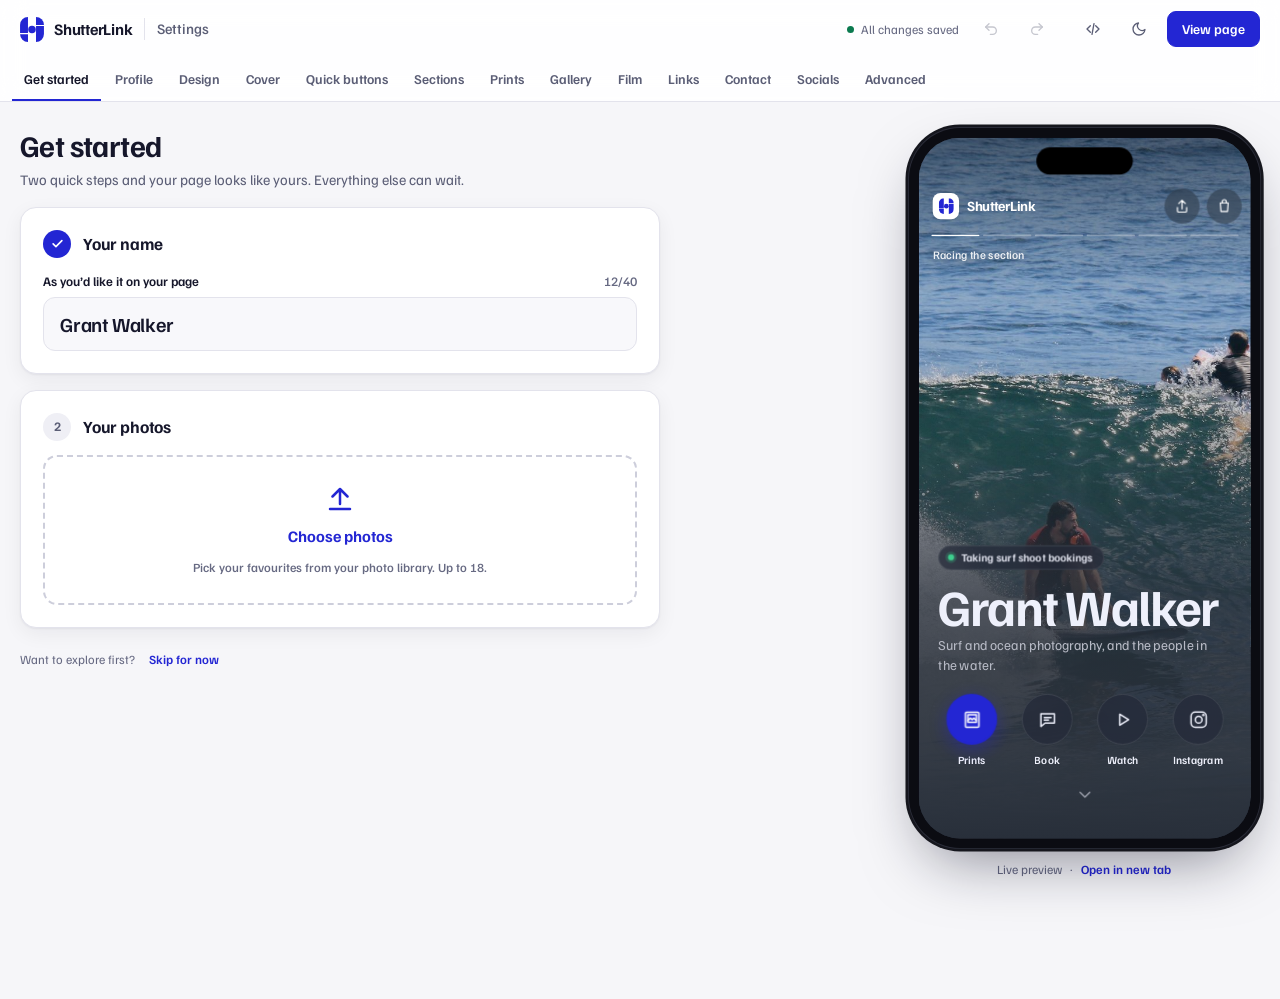
<file: settings.html>
<!DOCTYPE html>
<html lang="en">
<head>
<meta charset="utf-8">
<meta name="viewport" content="width=device-width, initial-scale=1, viewport-fit=cover">
<title>ShutterLink settings · Sport Shutter</title>
<meta name="robots" content="noindex">
<meta name="theme-color" content="#ffffff" media="(prefers-color-scheme: light)">
<meta name="theme-color" content="#151726" media="(prefers-color-scheme: dark)">
<link rel="icon" href="favicon.svg" type="image/svg+xml">
<link rel="preconnect" href="https://fonts.googleapis.com">
<link rel="preconnect" href="https://fonts.gstatic.com" crossorigin>
<link href="https://fonts.googleapis.com/css2?family=Familjen+Grotesk:wght@400;500;600;700&display=swap" rel="stylesheet">
<script src="assets/core.js?v=3.1"></script>
<script src="assets/data.js?v=3.1"></script>
<script>try{const t=localStorage.getItem('shutterlink:ui-theme');if(t)document.documentElement.dataset.ui=t;}catch(_){}</script>
<style>
:root{
  --bg:#f6f6f9;--surface:#fff;--surface-2:#f8f8fb;--surface-3:#efeff5;--border:#e3e3ec;--border-strong:#cdcedb;
  --text:#16172b;--dim:#5b5e76;--faint:#666982;--accent:#2326D3;--accent-text:#2326D3;--accent-soft:rgba(35,38,211,.08);
  --ok:#0b7a4f;--warn:#975c05;--danger:#bf2f3d;
  --shadow:0 1px 2px rgba(16,24,40,.05),0 6px 20px rgba(16,24,40,.06);
  --font:"Familjen Grotesk",system-ui,-apple-system,"Segoe UI",sans-serif;
  color-scheme:light;
}
@media (prefers-color-scheme:dark){ :root:not([data-ui=light]){
  --bg:#0d0e18;--surface:#151726;--surface-2:#1a1c2d;--surface-3:#22253a;--border:#272a40;--border-strong:#363a56;
  --text:#eceefa;--dim:#a3a7c3;--faint:#9195b1;--accent:#3b3fe6;--accent-text:#9a9dff;--accent-soft:rgba(110,114,255,.14);
  --ok:#3ecf8e;--warn:#f2a93b;--danger:#f0616d;--shadow:0 1px 2px rgba(0,0,0,.3),0 8px 24px rgba(0,0,0,.2);color-scheme:dark;
}}
:root[data-ui=dark]{
  --bg:#0d0e18;--surface:#151726;--surface-2:#1a1c2d;--surface-3:#22253a;--border:#272a40;--border-strong:#363a56;
  --text:#eceefa;--dim:#a3a7c3;--faint:#9195b1;--accent:#3b3fe6;--accent-text:#9a9dff;--accent-soft:rgba(110,114,255,.14);
  --ok:#3ecf8e;--warn:#f2a93b;--danger:#f0616d;--shadow:0 1px 2px rgba(0,0,0,.3),0 8px 24px rgba(0,0,0,.2);color-scheme:dark;
}
*{box-sizing:border-box;margin:0;padding:0}
body{font-family:var(--font);background:var(--bg);color:var(--text);font-size:14.5px;line-height:1.5;-webkit-font-smoothing:antialiased;min-height:100vh}
button,input,select,textarea{font:inherit;color:inherit}
button{cursor:pointer;background:none;border:0}
a{color:inherit;text-decoration:none}
[hidden]{display:none!important}
:focus-visible{outline:2px solid var(--accent-text);outline-offset:2px;border-radius:6px}
.num{font-variant-numeric:tabular-nums}
svg{flex:none}

/* ---------- Top bar + tabs ---------- */
.top{position:sticky;top:0;z-index:30;background:color-mix(in srgb,var(--surface) 90%,transparent);backdrop-filter:blur(12px);-webkit-backdrop-filter:blur(12px);border-bottom:1px solid var(--border);padding-top:env(safe-area-inset-top)}
.bar{max-width:1320px;margin:0 auto;height:58px;padding:0 20px;display:flex;align-items:center;gap:10px}
.brand{display:flex;align-items:center;gap:10px;font-weight:700;font-size:16px;letter-spacing:-.015em;white-space:nowrap}
.brand .mk{width:24px;height:25px;color:var(--accent-text);display:block}
.brand .mk svg{width:100%;height:100%;display:block}
.crumb{color:var(--dim);font-weight:500;padding-left:12px;margin-left:2px;border-left:1px solid var(--border);white-space:nowrap}
.sp{flex:1}
.saved{display:flex;align-items:center;gap:7px;font-size:12.5px;color:var(--faint);white-space:nowrap;margin-right:4px}
.saved i{width:7px;height:7px;border-radius:50%;background:var(--ok)}
.saved.busy i{background:var(--accent-text);animation:pulse 1s ease infinite}
.saved.bad{color:var(--danger)} .saved.bad i{background:var(--danger)}
@keyframes pulse{50%{opacity:.3}}
.btn{display:inline-flex;align-items:center;justify-content:center;gap:7px;height:36px;padding:0 14px;border-radius:9px;background:var(--surface-2);border:1px solid var(--border);font-weight:600;font-size:13.5px;white-space:nowrap;transition:background-color .15s,border-color .15s,color .15s}
.btn:hover{border-color:var(--border-strong);background:var(--surface-3)}
.btn:disabled{opacity:.35;pointer-events:none}
.btn.primary{background:var(--accent);border-color:var(--accent);color:#fff}
.btn.primary:hover{background:color-mix(in srgb,var(--accent) 85%,#000)}
.btn.ghost{background:transparent;border-color:transparent;color:var(--dim)}
.btn.ghost:hover{background:var(--surface-2);color:var(--text)}
.btn.icon{width:36px;padding:0}
.btn.sm{height:32px;padding:0 10px;font-size:12.5px}
.btn.danger{color:var(--danger)}
.btn svg{width:16px;height:16px}
.tabs{max-width:1320px;margin:0 auto;padding:0 12px;display:flex;gap:2px;overflow-x:auto;scrollbar-width:none}
.tabs::-webkit-scrollbar{display:none}
.tab{position:relative;padding:11px 12px 10px;color:var(--dim);font-weight:600;font-size:13.5px;white-space:nowrap;border-bottom:2px solid transparent}
.tab:hover{color:var(--text)}
.tab[aria-selected=true]{color:var(--text);border-bottom-color:var(--accent-text)}

/* ---------- Layout ---------- */
.wrap{max-width:1320px;margin:0 auto;padding:26px 20px 120px;display:grid;grid-template-columns:minmax(0,1fr) auto;gap:44px;align-items:start}
.content{max-width:760px;width:100%}
.pane-h h1{font-size:26px;letter-spacing:-.02em;line-height:1.15}
.pane-h p{color:var(--dim);margin-top:6px;max-width:62ch}
.panel{background:var(--surface);border:1px solid var(--border);border-radius:14px;padding:20px;margin-top:16px;box-shadow:var(--shadow)}
.ph{display:flex;align-items:center;gap:10px;margin-bottom:14px;min-height:26px;flex-wrap:wrap}
.ph h2{font-size:15.5px;font-weight:700;letter-spacing:-.005em}
.ph .sub{color:var(--faint);font-size:12.5px}
.ph .act{margin-left:auto;display:flex;gap:8px;align-items:center}
.help-b{width:24px;height:24px;border-radius:50%;border:1px solid var(--border);background:var(--surface-2);color:var(--dim);font-size:12px;font-weight:700;display:inline-grid;place-items:center;flex:none}
.help-b:hover,.help-b[aria-expanded=true]{color:var(--accent-text);border-color:var(--accent-text);background:var(--accent-soft)}
.help{margin:-4px 0 16px;padding:12px 14px;border-radius:10px;background:var(--accent-soft);border:1px solid color-mix(in srgb,var(--accent-text) 25%,transparent);font-size:13px;line-height:1.55}
.grid2{display:grid;grid-template-columns:1fr 1fr;gap:12px}
.fields{display:grid;gap:14px}
@media (max-width:560px){ .grid2{grid-template-columns:1fr} }

/* Fields */
.f{display:grid;gap:6px;font-size:13px;font-weight:600;min-width:0}
.f > small,.hint{font-weight:400;color:var(--faint);font-size:12.5px;line-height:1.4}
.f .lab{display:flex;justify-content:space-between;gap:8px}
.f .lab span{font-weight:500;color:var(--faint)}
.in{width:100%;height:40px;padding:0 12px;border:1px solid var(--border);border-radius:9px;background:var(--surface-2);font-size:14.5px;font-weight:400;transition:border-color .15s,box-shadow .15s,background-color .15s;min-width:0}
textarea.in{height:auto;min-height:72px;padding:9px 12px;resize:vertical;line-height:1.45}
select.in{appearance:none;-webkit-appearance:none;padding-right:32px;background-image:linear-gradient(45deg,transparent 50%,var(--dim) 50%),linear-gradient(135deg,var(--dim) 50%,transparent 50%);background-position:calc(100% - 17px) 50%,calc(100% - 12px) 50%;background-size:5px 5px;background-repeat:no-repeat}
.in:focus{outline:none;border-color:var(--accent-text);box-shadow:0 0 0 3px var(--accent-soft);background:var(--surface)}
.in[aria-invalid=true]{border-color:var(--danger)}
.ferr{font-size:12px;font-weight:500;color:var(--danger)}
.fok{font-size:12.5px;font-weight:600;color:var(--ok)}

.seg{display:inline-flex;background:var(--surface-2);border:1px solid var(--border);border-radius:9px;padding:3px;gap:2px;flex-wrap:wrap;justify-self:start}
.seg button{padding:6px 12px;border-radius:7px;font-size:13px;font-weight:600;color:var(--dim);white-space:nowrap}
.seg button:hover{color:var(--text)}
.seg button[aria-pressed=true]{background:var(--surface);color:var(--text);box-shadow:0 1px 3px rgba(0,0,0,.14)}

.range{display:flex;align-items:center;gap:12px}
.range input{flex:1;accent-color:var(--accent);height:24px;min-width:0}
.range output{min-width:46px;text-align:right;font-size:13px;color:var(--dim);font-weight:600}

.tg{display:flex;align-items:center;justify-content:space-between;gap:16px;padding:12px 0;border-bottom:1px solid var(--border)}
.tg:last-child{border-bottom:0;padding-bottom:0}
.tg:first-child{padding-top:0}
.tg b{display:block;font-weight:600}
.tg span{font-size:12.5px;color:var(--faint)}
.sw{position:relative;width:42px;height:26px;flex:none}
.sw input{position:absolute;inset:0;opacity:0;cursor:pointer;margin:0;z-index:1}
.sw i{position:absolute;inset:0;border-radius:13px;background:var(--border-strong);transition:background-color .2s}
.sw i::after{content:"";position:absolute;top:3px;left:3px;width:20px;height:20px;border-radius:50%;background:#fff;box-shadow:0 1px 3px rgba(0,0,0,.25);transition:transform .2s}
.sw input:checked + i{background:var(--accent)}
.sw input:checked + i::after{transform:translateX(16px)}
.sw input:focus-visible + i{outline:2px solid var(--accent-text);outline-offset:2px}

/* Image field */
.img-f{display:flex;gap:8px;align-items:center}
.thumb{width:44px;height:44px;border-radius:8px;flex:none;background:var(--surface-3) center/cover no-repeat;border:1px solid var(--border)}
.thumb.lg{width:64px;height:64px;border-radius:10px}
.img-f .in{flex:1}
.up{position:relative;overflow:hidden;cursor:pointer}
.up input{position:absolute;inset:0;opacity:0;cursor:pointer;font-size:0}
.up:focus-within{outline:2px solid var(--accent-text);outline-offset:2px}

/* Lists */
.list{list-style:none;display:grid;gap:8px}
.row{display:grid;grid-template-columns:auto minmax(0,1fr) auto;gap:12px;align-items:start;padding:12px;border:1px solid var(--border);border-radius:12px;background:var(--surface-2)}
.row.off > :not(.tools):not(.sw){opacity:.5}
.row .fields{gap:8px}
.row .in{height:36px;font-size:14px;background:var(--surface)}
.tools{display:flex;flex-direction:column;gap:2px}
.tool{width:30px;height:30px;border-radius:7px;display:grid;place-items:center;color:var(--faint)}
.tool:hover{background:var(--surface-3);color:var(--text)}
.tool.del:hover{color:var(--danger)}
.tool:disabled{opacity:.25;pointer-events:none}
.tool svg{width:15px;height:15px}
.add{margin-top:10px;height:42px;width:100%;border:1.5px dashed var(--border-strong);border-radius:12px;color:var(--accent-text);font-weight:600;font-size:13.5px;display:flex;align-items:center;justify-content:center;gap:8px}
.add:hover{border-color:var(--accent-text);background:var(--accent-soft)}
.add:disabled{opacity:.45;pointer-events:none}
.add svg{width:15px;height:15px}
.adds{display:grid;grid-template-columns:1fr 1fr;gap:8px}
.adds .add{margin-top:10px}
.empty-l{color:var(--faint);font-size:13px;padding:4px 2px}

/* Theme cards */
.themes{display:grid;grid-template-columns:repeat(auto-fill,minmax(150px,1fr));gap:10px}
.theme{border:1.5px solid var(--border);border-radius:12px;padding:6px;text-align:left;background:var(--surface);transition:border-color .15s}
.theme:hover{border-color:var(--border-strong)}
.theme[aria-pressed=true]{border-color:var(--accent-text);box-shadow:0 0 0 3px var(--accent-soft)}
.theme .mini{height:78px;border-radius:8px;padding:10px;display:flex;flex-direction:column;gap:5px;position:relative;overflow:hidden}
.theme .mini i{display:block;height:6px;border-radius:3px}
.theme .mini .pill{position:absolute;right:10px;bottom:10px;width:26px;height:26px;border-radius:50%}
.theme .mini .card{position:absolute;left:10px;right:44px;bottom:10px;height:22px;border-radius:6px}
.theme b{display:block;font-size:12.5px;font-weight:600;padding:7px 4px 2px}

.colors{display:grid;grid-template-columns:repeat(2,minmax(0,1fr));gap:10px}
@media (max-width:560px){ .colors{grid-template-columns:1fr} }
.cf{display:flex;align-items:center;gap:10px;padding:8px;border:1px solid var(--border);border-radius:10px;background:var(--surface-2)}
.cf .pick{position:relative;width:38px;height:38px;border-radius:8px;overflow:hidden;flex:none;box-shadow:inset 0 0 0 1px rgba(0,0,0,.12)}
.cf .pick input{position:absolute;inset:-8px;width:54px;height:54px;border:0;padding:0;cursor:pointer}
.cf .t{flex:1;min-width:0}
.cf .t b{display:block;font-size:13px}
.cf .t input{width:100%;border:0;background:none;font-size:13px;color:var(--dim);font-family:ui-monospace,"SF Mono",Menlo,monospace;padding:0;height:20px;text-transform:uppercase}
.cf .t input:focus{outline:none;color:var(--text)}
.checks{display:flex;flex-wrap:wrap;gap:8px;margin-top:14px}
.ck{display:inline-flex;align-items:center;gap:7px;font-size:12.5px;padding:5px 10px;border-radius:999px;border:1px solid var(--border);background:var(--surface-2);color:var(--dim)}
.ck i{width:7px;height:7px;border-radius:50%}
.ck.ok i{background:var(--ok)} .ck.warn i{background:var(--warn)} .ck.bad i{background:var(--danger)}
.ck b{color:var(--text);font-weight:600}

.fonts{display:grid;grid-template-columns:repeat(auto-fill,minmax(200px,1fr));gap:10px}
.font{border:1.5px solid var(--border);border-radius:12px;padding:14px;text-align:left;background:var(--surface-2)}
.font:hover{border-color:var(--border-strong)}
.font[aria-pressed=true]{border-color:var(--accent-text);box-shadow:0 0 0 3px var(--accent-soft);background:var(--surface)}
.font .d{font-size:28px;line-height:1.1;white-space:nowrap;overflow:hidden;text-overflow:ellipsis}
.font .b{font-size:12.5px;color:var(--dim);margin-top:6px}

.styles{display:grid;grid-template-columns:repeat(3,1fr);gap:10px}
@media (max-width:560px){ .styles{grid-template-columns:1fr 1fr} }
.style{border:1.5px solid var(--border);border-radius:12px;padding:8px;text-align:left;background:var(--surface-2)}
.style:hover{border-color:var(--border-strong)}
.style[aria-pressed=true]{border-color:var(--accent-text);box-shadow:0 0 0 3px var(--accent-soft);background:var(--surface)}
.style .wf{display:block;height:112px;border-radius:8px;background:var(--surface-3);position:relative;overflow:hidden}
.style .wf i{position:absolute;display:block}
.style b{display:block;font-size:13px;padding:8px 4px 0}
.style > span:last-child{display:block;font-size:12px;color:var(--faint);padding:0 4px 4px}

.prints{display:grid;grid-template-columns:repeat(auto-fill,minmax(120px,1fr));gap:10px}
.pr{position:relative;border:1.5px solid var(--border);border-radius:10px;overflow:hidden;text-align:left;background:var(--surface-2)}
.pr img{width:100%;aspect-ratio:4/5;object-fit:cover;display:block;background:var(--surface-3)}
.pr b{display:block;font-size:12.5px;padding:7px 8px 0;white-space:nowrap;overflow:hidden;text-overflow:ellipsis}
.pr span{display:block;font-size:11.5px;color:var(--faint);padding:0 8px 7px}
.pr i{position:absolute;top:6px;right:6px;width:24px;height:24px;border-radius:50%;background:rgba(0,0,0,.35);border:2px solid #fff;display:grid;place-items:center;color:#fff;font-style:normal;font-size:11px;font-weight:700}
.pr[aria-pressed=true]{border-color:var(--accent-text)}
.pr[aria-pressed=true] i{background:var(--accent)}

/* Get started */
.start{max-width:640px}
.start .pane-h h1{font-size:30px}
.step{background:var(--surface);border:1px solid var(--border);border-radius:16px;padding:22px;margin-top:16px;box-shadow:var(--shadow)}
.step-h{display:flex;align-items:center;gap:12px;margin-bottom:14px}
.step-h .n{width:28px;height:28px;border-radius:50%;display:grid;place-items:center;font-weight:700;font-size:13px;background:var(--surface-3);color:var(--dim);flex:none}
.step-h .n.done{background:var(--accent);color:#fff}
.step-h .n svg{width:15px;height:15px}
.step-h h2{font-size:17px;letter-spacing:-.01em}
.big-in{height:54px;font-size:20px;font-weight:600;letter-spacing:-.01em;padding:0 16px;border-radius:12px}
.pick{position:relative;display:flex;flex-direction:column;align-items:center;justify-content:center;gap:10px;width:100%;min-height:150px;border:2px dashed var(--border-strong);border-radius:14px;color:var(--accent-text);font-weight:700;font-size:16px;text-align:center;padding:20px;cursor:pointer;transition:border-color .15s,background-color .15s}
.pick:hover,.pick.drag{border-color:var(--accent-text);background:var(--accent-soft)}
.pick svg{width:30px;height:30px}
.pick small{font-weight:500;color:var(--faint);font-size:12.5px}
.pick input{position:absolute;inset:0;opacity:0;cursor:pointer}
.pick:focus-within{outline:2px solid var(--accent-text);outline-offset:3px}
.pick.busy{pointer-events:none;color:var(--dim)}
.mine{display:grid;grid-template-columns:repeat(auto-fill,minmax(96px,1fr));gap:8px}
.mine li{list-style:none;position:relative;aspect-ratio:1;border-radius:10px;overflow:hidden;background:var(--surface-3) center/cover no-repeat}
.mine li .rm{position:absolute;top:5px;right:5px;width:26px;height:26px;border-radius:50%;background:rgba(0,0,0,.55);color:#fff;display:grid;place-items:center}
.mine li .rm svg{width:13px;height:13px}
.mine li .cv{position:absolute;left:5px;bottom:5px;font-size:10.5px;font-weight:700;padding:2px 6px;border-radius:6px;background:rgba(0,0,0,.55);color:#fff}
.mine .more{display:grid;place-items:center;background:var(--surface-2);border:1.5px dashed var(--border-strong);color:var(--accent-text);position:relative;cursor:pointer}
.mine .more svg{width:22px;height:22px}
.mine .more input{position:absolute;inset:0;opacity:0;cursor:pointer}
.finish{display:flex;gap:10px;flex-wrap:wrap;margin-top:18px}
.finish .btn{height:46px;padding:0 20px;font-size:14.5px}
/* inside the developer simulator: the simulator shows the preview and mode itself */
body.embed .fab,body.embed #modePill,body.embed #devBtn,body.embed #uiTheme,body.embed .crumb,body.embed .pv{display:none!important}
body.embed .wrap{grid-template-columns:minmax(0,1fr);padding-bottom:40px}
body.embed{overflow-x:hidden}
.mode{display:inline-flex;align-items:center;gap:6px;height:26px;padding:0 10px;border-radius:13px;font-size:12px;font-weight:700;background:color-mix(in srgb,var(--warn) 16%,transparent);color:var(--warn);white-space:nowrap}
.mode i{width:6px;height:6px;border-radius:50%;background:currentColor}
.mode.live{background:color-mix(in srgb,var(--ok) 16%,transparent);color:var(--ok)}
.acct{display:flex;align-items:center;gap:8px;font-size:13px;font-weight:600;color:var(--dim);white-space:nowrap}
.acct .av{width:28px;height:28px;border-radius:50%;display:grid;place-items:center;background:var(--accent-soft);color:var(--accent-text);font-size:12px;font-weight:700}
body.signedout .tabs,body.signedout .pv,body.signedout .fab,body.signedout #undo,body.signedout #redo,body.signedout .saved,body.signedout #viewBtn{display:none!important}
body.signedout .wrap{grid-template-columns:1fr}
.gate{max-width:520px;margin:6vh auto 0;text-align:center}
.gate .mk2{width:56px;height:56px;border-radius:16px;background:var(--accent);color:#fff;display:grid;place-items:center;margin:0 auto 18px}
.gate .mk2 svg{width:28px;height:30px}
.gate h1{font-size:26px;letter-spacing:-.02em}
.gate p{color:var(--dim);margin-top:8px}
.gate .who{display:grid;gap:10px;margin-top:22px}
.gate .who button{display:flex;align-items:center;gap:12px;padding:12px 14px;border:1px solid var(--border);border-radius:12px;background:var(--surface);text-align:left;font-weight:600}
.gate .who button:hover{border-color:var(--accent-text)}
.gate .who .av{width:36px;height:36px;border-radius:50%;display:grid;place-items:center;background:var(--accent-soft);color:var(--accent-text);font-weight:700}
.gate .who small{display:block;font-weight:500;color:var(--faint)}
.linkrow{display:flex;align-items:center;gap:10px;padding:10px 12px;border:1px solid var(--border);border-radius:10px;background:var(--surface-2)}
.linkrow b{flex:1;min-width:0;overflow:hidden;text-overflow:ellipsis;white-space:nowrap;font-size:15px}
.handle-in{display:flex;align-items:center;border:1px solid var(--border);border-radius:9px;background:var(--surface-2);overflow:hidden;min-width:0}
.handle-in input{flex:1;width:auto;min-width:0}
.handle-row{display:flex;gap:8px;min-width:0}
@media (max-width:420px){ .handle-in span{font-size:13px;padding-left:10px} }
.handle-in span{padding:0 0 0 12px;color:var(--faint);white-space:nowrap}
.handle-in input{border:0;background:none;box-shadow:none!important;padding-left:2px}
.handle-in:focus-within{border-color:var(--accent-text);box-shadow:0 0 0 3px var(--accent-soft)}
.modal{position:fixed;inset:0;z-index:70;background:rgba(10,12,24,.55);display:grid;place-items:center;padding:20px;opacity:0;transition:opacity .2s}
.modal.open{opacity:1}
.modal .box{width:100%;max-width:420px;background:var(--surface);border:1px solid var(--border);border-radius:16px;padding:22px;box-shadow:0 30px 80px rgba(0,0,0,.35)}
.modal h3{font-size:18px;letter-spacing:-.01em}
.modal p{color:var(--dim);margin-top:8px;font-size:14px}
.modal .row-b{display:flex;gap:10px;margin-top:20px;flex-wrap:wrap}
.modal .row-b .btn{flex:1;height:42px}
.meter{height:8px;border-radius:4px;background:var(--surface-3);overflow:hidden;margin-top:10px}
.meter div{height:100%;border-radius:4px;background:var(--accent);transition:width .3s}
.meter.warn div{background:var(--warn)} .meter.bad div{background:var(--danger)}

/* ---------- Preview ---------- */
.pv{position:sticky;top:124px;display:flex;flex-direction:column;align-items:center;gap:12px}
.device{width:calc(400px * var(--k,1));height:calc(820px * var(--k,1));position:relative}
.device .shell{position:absolute;top:0;left:0;width:400px;height:820px;transform:scale(var(--k,1));transform-origin:0 0;border-radius:58px;background:#0b0c12;padding:11px;box-shadow:0 0 0 1px #2a2c38,0 0 0 4px #15161d,0 30px 70px -20px rgba(16,18,40,.5)}
.device iframe{width:100%;height:100%;border:0;border-radius:47px;display:block;background:#0f1120}
.device .island{position:absolute;top:22px;left:50%;transform:translateX(-50%);width:110px;height:31px;border-radius:16px;background:#000;z-index:2;pointer-events:none}
.pv-bar{display:flex;gap:8px;align-items:center;font-size:12.5px;color:var(--faint)}
.pv-bar a{color:var(--accent-text);font-weight:600}
@media (max-width:1080px){ .wrap{grid-template-columns:1fr} .pv{display:none} }
.fab{position:fixed;left:50%;transform:translateX(-50%);bottom:calc(18px + env(safe-area-inset-bottom));z-index:31;height:48px;padding:0 22px;border-radius:24px;background:var(--text);color:var(--bg);font-weight:700;box-shadow:0 10px 30px rgba(0,0,0,.3);display:none;align-items:center;gap:8px}
.fab svg{width:18px;height:18px}
@media (max-width:1080px){ .fab{display:inline-flex} }
.mpv{position:fixed;inset:0;z-index:50;background:#0b0c12;display:flex;flex-direction:column;transform:translateY(100%);visibility:hidden;transition:transform .35s cubic-bezier(.2,.8,.2,1),visibility 0s .35s}
.mpv.open{transform:none;visibility:visible;transition-delay:0s}
.mpv header{display:flex;align-items:center;justify-content:space-between;color:#fff;padding:calc(8px + env(safe-area-inset-top)) 14px 8px}
.mpv header .btn{background:rgba(255,255,255,.12);border-color:transparent;color:#fff}
.mpv iframe{flex:1;border:0;width:1px;min-width:100%}

.toast{position:fixed;left:50%;bottom:calc(84px + env(safe-area-inset-bottom));transform:translate(-50%,10px);z-index:60;background:var(--text);color:var(--bg);padding:10px 16px;border-radius:9px;font-size:13.5px;font-weight:600;opacity:0;pointer-events:none;transition:opacity .2s,transform .2s;max-width:calc(100vw - 32px);text-align:center}
.toast.show{opacity:1;transform:translate(-50%,0)}
@media (min-width:1081px){ .toast{bottom:28px} }
.toast.bad{background:var(--danger);color:#fff}

@media (max-width:640px){
  .bar{padding:0 10px;gap:4px}
  .crumb,.saved .lbl,.hide-s{display:none}
  .wrap{padding:18px 14px 110px}
  .panel{padding:16px 14px}
  .row{grid-template-columns:minmax(0,1fr) auto}
  .row > .thumb{display:none}
}
@media (max-width:350px){ .brand > span:last-child{display:none} }
@media (prefers-reduced-motion:reduce){ *{transition:none!important;animation:none!important} }
</style>
</head>
<body>
<header class="top">
  <div class="bar">
    <a class="brand" href="https://sportshutter.com/" aria-label="ShutterLink by Sport Shutter, go to the Sport Shutter home page"><span class="mk" id="mk"></span><span>ShutterLink</span></a>
    <span class="crumb">Settings</span>
    <span class="sp"></span>
    <span class="saved" id="saved" role="status"><i></i><span class="lbl" id="savedT">All changes saved</span></span>
    <button class="btn ghost icon" id="undo" aria-label="Undo" title="Undo (Ctrl+Z)" disabled></button>
    <button class="btn ghost icon" id="redo" aria-label="Redo" title="Redo (Ctrl+Shift+Z)" disabled></button>
    <span id="modePill"></span>
    <span class="acct hide-s" id="acct" hidden></span>
    <a class="btn ghost icon" id="devBtn" href="brief.html" aria-label="Developer: design brief and simulator" title="Developer"><svg viewBox="0 0 24 24" fill="none" stroke="currentColor" stroke-width="2" stroke-linecap="round" stroke-linejoin="round" aria-hidden="true"><path d="M8 7l-5 5 5 5M16 7l5 5-5 5M13.5 4l-3 16"/></svg></a>
    <button class="btn ghost icon hide-s" id="uiTheme" aria-label="Switch settings between light and dark" title="Light or dark"></button>
    <a class="btn primary" id="viewBtn" href="index.html">View page</a>
  </div>
  <nav class="tabs" id="tabs" role="tablist" aria-label="Settings sections"></nav>
</header>

<div class="wrap">
  <main class="content" id="content" role="tabpanel"></main>
  <aside class="pv" aria-label="Live preview">
    <div class="device" id="device"><div class="shell"><span class="island"></span><iframe id="frame" src="about:blank" title="Live preview of your link page"></iframe></div></div>
    <div class="pv-bar"><span>Live preview</span><span aria-hidden="true">·</span><a id="openTab" href="index.html" target="_blank" rel="noopener">Open in new tab</a></div>
  </aside>
</div>

<button class="fab" id="fab"></button>
<div class="mpv" id="mpv" role="dialog" aria-modal="true" aria-label="Preview">
  <header><b>Preview</b><button class="btn sm" id="mpvClose">Done</button></header>
  <iframe id="frame2" title="Live preview of your link page"></iframe>
</div>
<div class="toast" id="toast" role="status" aria-live="polite"></div>

<script>
(function(){
'use strict';
const $ = id => document.getElementById(id);
const esc = SL.esc, I = SL.ICONS;
const svg = d => `<svg viewBox="0 0 24 24" fill="none" stroke="currentColor" stroke-width="2" stroke-linecap="round" stroke-linejoin="round" aria-hidden="true">${d}</svg>`;
const ui = {
  up: svg('<path d="M6 15l6-6 6 6"/>'), down: svg('<path d="M6 9l6 6 6-6"/>'),
  del: svg('<path d="M5 7h14M10 7V5h4v2M7 7l1 13h8l1-13"/>'),
  eye: svg('<path d="M2 12s3.5-7 10-7 10 7 10 7-3.5 7-10 7S2 12 2 12z"/><circle cx="12" cy="12" r="3"/>'),
  eyeOff: svg('<path d="M3 3l18 18M10.6 5.1A10 10 0 0 1 12 5c6.5 0 10 7 10 7a17 17 0 0 1-3.2 4M6.6 6.6A17 17 0 0 0 2 12s3.5 7 10 7a9.7 9.7 0 0 0 5.4-1.6"/>'),
  plus: svg('<path d="M12 5v14M5 12h14"/>'),
  undo: svg('<path d="M9 14L4 9l5-5"/><path d="M4 9h10.5a5.5 5.5 0 0 1 0 11H11"/>'),
  redo: svg('<path d="M15 14l5-5-5-5"/><path d="M20 9H9.5a5.5 5.5 0 0 0 0 11H13"/>'),
  sun: svg('<circle cx="12" cy="12" r="4"/><path d="M12 2v2M12 20v2M4.9 4.9l1.4 1.4M17.7 17.7l1.4 1.4M2 12h2M20 12h2M4.9 19.1l1.4-1.4M17.7 6.3l1.4-1.4"/>'),
  moon: svg('<path d="M21 12.8A9 9 0 1 1 11.2 3a7 7 0 0 0 9.8 9.8z"/>'),
  phone: svg('<rect x="6" y="2.5" width="12" height="19" rx="3"/><path d="M10.5 18.5h3"/>'),
  upload: svg('<path d="M12 16V4M6 10l6-6 6 6M4 20h16"/>'),
};
$('mk').innerHTML = SL.BRAND.logo;
$('undo').innerHTML = ui.undo; $('redo').innerHTML = ui.redo;
$('fab').innerHTML = ui.phone + 'Preview';

if (new URLSearchParams(location.search).has('embed')) document.body.classList.add('embed');
let cfg = SL.clone(SL.DEFAULTS), me = null, ready = false;
const previewSrc = () => SLData.link('index.html', { preview:'', u: me && me.handle, v:'3.0' });

/* ---------- Paths ---------- */
const get = (path, o=cfg) => path.split('.').reduce((a,k) => a == null ? a : a[k], o);
function set(path, v){ const ks = path.split('.'), last = ks.pop(); ks.reduce((a,k) => a[k], cfg)[last] = v; }

/* ---------- Save, preview, history ---------- */
let saveT, histT, hist = [JSON.stringify(cfg)], hp = 0;
function post(msg){
  msg = msg || { type:'shutterlink:config', config: cfg };
  [$('frame'), $('frame2')].forEach(f => { try { f.contentWindow && f.contentWindow.postMessage(msg, '*'); } catch(_){} });
}
function changed(opts={}){
  post();
  const s = $('saved'); s.className = 'saved busy'; $('savedT').textContent = 'Saving…';
  clearTimeout(saveT);
  saveT = setTimeout(saveNow, SLData.remote ? 600 : 250);
  if (!opts.noHistory){ clearTimeout(histT); histT = setTimeout(pushHist, opts.immediate ? 0 : 500); }
}
/* Save through the data layer: this browser, the simulator or Sport Shutter. */
let saving = false, again = false, retryT = null, retryMs = 2000, warned = false;
async function saveNow(){
  if (!ready) return;
  if (saving){ again = true; return; }
  saving = true; clearTimeout(retryT);
  const s = $('saved');
  const r = await SLData.saveSettings(cfg);
  saving = false;
  if (r.ok){
    retryMs = 2000; warned = false;
    s.className = 'saved'; $('savedT').textContent = SLData.remote ? 'Saved to Sport Shutter' : 'All changes saved';
    if (r.handle && me && me.handle !== r.handle){ me.handle = r.handle; chrome(); }
  } else if (r.status === 409){
    s.className = 'saved bad'; $('savedT').textContent = 'Changed elsewhere';
    conflict();
  } else if (r.status === 401){
    gate('Your Sport Shutter sign-in has ended. Sign in again to keep editing; nothing you changed has been lost on this screen.');
  } else if (r.status === 0 || r.status >= 500){
    s.className = 'saved bad'; $('savedT').textContent = 'Not saved yet, retrying';
    if (!warned){ toast(r.message + ' Your changes are kept here and will save automatically.', true); warned = true; }
    retryT = setTimeout(saveNow, retryMs); retryMs = Math.min(retryMs * 2, 30000);
  } else {
    s.className = 'saved bad'; $('savedT').textContent = 'Not saved';
    toast(r.errors && r.errors[0] ? `${r.errors[0].message} (${r.errors[0].path})` : r.message, true);
  }
  if (again){ again = false; saveNow(); }
  if (current === 'advanced') renderPane('advanced', true);
}
function ask(title, text, yes, no){
  return new Promise(res => {
    const m = document.createElement('div'); m.className = 'modal';
    m.innerHTML = `<div class="box" role="alertdialog" aria-modal="true" aria-labelledby="askH" aria-describedby="askP"><h3 id="askH">${esc(title)}</h3><p id="askP">${esc(text)}</p>
      <div class="row-b"><button class="btn" data-r="0">${esc(no)}</button><button class="btn primary" data-r="1">${esc(yes)}</button></div></div>`;
    document.body.appendChild(m); requestAnimationFrame(() => m.classList.add('open'));
    const last = document.activeElement; m.querySelector('[data-r="1"]').focus();
    const done = v => { m.remove(); removeEventListener('keydown', key); last && last.focus && last.focus(); res(v); };
    const key = e => { if (e.key === 'Escape') done(false); };
    addEventListener('keydown', key);
    m.onclick = e => { const b = e.target.closest('[data-r]'); if (b) done(b.dataset.r === '1'); };
  });
}
async function conflict(){
  const keep = await ask('Your settings changed somewhere else', 'They were saved from another device or window since you opened this page. Keep what you have here, or load the newer version?', 'Keep mine', 'Load the newer version');
  if (keep){ await SLData.refreshRevision(); saveNow(); return; }
  const r = await SLData.loadSettings(); cfg = r.cfg; hist = [JSON.stringify(cfg)]; hp = 0; histButtons();
  await SL.preloadImages(cfg); renderPane(current, true); post();
  $('saved').className = 'saved'; $('savedT').textContent = 'Saved to Sport Shutter'; toast('Loaded the newer version');
}
function pushHist(){
  const snap = JSON.stringify(cfg);
  if (snap === hist[hp]) return;
  hist = hist.slice(0, hp + 1); hist.push(snap);
  if (hist.length > 120) hist.shift();
  hp = hist.length - 1; histButtons();
}
function histButtons(){ $('undo').disabled = hp <= 0; $('redo').disabled = hp >= hist.length - 1; }
function travel(d){
  clearTimeout(histT); pushHist();
  const n = hp + d; if (n < 0 || n >= hist.length) return;
  hp = n; cfg = JSON.parse(hist[hp]); histButtons();
  renderPane(current, true); changed({ noHistory:true });
  toast(d < 0 ? 'Undone' : 'Redone');
}
$('undo').onclick = () => travel(-1);
$('redo').onclick = () => travel(1);
addEventListener('keydown', e => {
  if (!(e.metaKey || e.ctrlKey)) return;
  const a = document.activeElement;
  if (/INPUT|TEXTAREA/.test(a.tagName) && !['checkbox','range','color','file'].includes(a.type)) return; // fields keep their own undo
  const k = e.key.toLowerCase();
  if (k === 'z'){ e.preventDefault(); travel(e.shiftKey ? 1 : -1); }
  if (k === 'y'){ e.preventDefault(); travel(1); }
});

function uiMode(){ return document.documentElement.dataset.ui || (matchMedia('(prefers-color-scheme: dark)').matches ? 'dark' : 'light'); }
function uiIcon(){ $('uiTheme').innerHTML = uiMode() === 'dark' ? ui.sun : ui.moon; }
$('uiTheme').onclick = () => { const n = uiMode() === 'dark' ? 'light' : 'dark'; document.documentElement.dataset.ui = n; try { localStorage.setItem('shutterlink:ui-theme', n); } catch(_){} uiIcon(); };
uiIcon();

/* ---------- Building blocks ---------- */
function field(label, path, o={}){
  const v = get(path) ?? '';
  const attrs = `class="in" data-k="${path}" ${o.max ? `maxlength="${o.max}"` : ''} placeholder="${esc(o.ph||'')}" ${o.check ? `data-check="${o.check}" autocomplete="off" spellcheck="false"` : ''}`;
  const tag = o.area ? `<textarea ${attrs} rows="${o.rows||2}">${esc(v)}</textarea>` : `<input ${attrs} type="${o.type||'text'}" value="${esc(v)}">`;
  return `<label class="f"><span class="lab">${label}${o.max ? `<span class="num" data-count="${path}">${String(v).length}/${o.max}</span>` : ''}</span>${tag}${o.hint ? `<small>${o.hint}</small>` : ''}<span class="ferr" data-err="${path}" hidden></span></label>`;
}
const toggle = (title, sub, path) => `<div class="tg"><div><b>${title}</b>${sub ? `<span>${sub}</span>` : ''}</div><label class="sw"><input type="checkbox" data-k="${path}" data-t="bool" ${get(path) ? 'checked' : ''} aria-label="${esc(title)}"><i></i></label></div>`;
const seg = (path, opts, label) => `<div class="seg" role="group" aria-label="${esc(label)}">${opts.map(([v,l]) => `<button data-seg="${path}" data-v="${v}" aria-pressed="${String(get(path)) === String(v)}">${l}</button>`).join('')}</div>`;
const range = (path, min, max, step, unit, label) => `<div class="range"><input type="range" data-k="${path}" data-t="num" data-unit="${unit}" min="${min}" max="${max}" step="${step}" value="${get(path)}" aria-label="${esc(label)}"><output class="num" data-out="${path}">${get(path)}${unit}</output></div>`;
function imgInput(path, label, withThumb){
  const v = get(path) || '', up = /^(data|idb):/.test(v);
  return `<div class="img-f">${withThumb ? `<span class="thumb lg" data-thumb="${path}" style="background-image:url('${esc(SL.sized(v,160,160))}')"></span>` : ''}
    <input class="in" data-k="${path}" data-check="url" data-img type="url" value="${up ? '' : esc(v)}" placeholder="${up ? 'Uploaded photo' : 'Paste an image link'}" autocomplete="off" spellcheck="false" aria-label="${esc(label)} link">
    <label class="btn sm up" title="Upload from your device">${ui.upload}<span class="hide-s">Upload</span><input type="file" accept="image/*" data-upload="${path}" aria-label="Upload ${esc(label)}"></label>
  </div><span class="ferr" data-err="${path}" hidden></span>`;
}
const tools = (list, i, len, extra='') => `<div class="tools">${extra}
  <button class="tool" data-act="up" data-list="${list}" data-i="${i}" aria-label="Move up" ${i===0?'disabled':''}>${ui.up}</button>
  <button class="tool" data-act="down" data-list="${list}" data-i="${i}" aria-label="Move down" ${i===len-1?'disabled':''}>${ui.down}</button>
  <button class="tool del" data-act="del" data-list="${list}" data-i="${i}" aria-label="Remove">${ui.del}</button></div>`;
let hid = 0;
function panel(title, body, o={}){
  const id = 'help' + (++hid);
  return `<section class="panel"><div class="ph"><h2>${title}</h2>${o.sub ? `<span class="sub" ${o.subId ? `id="${o.subId}"` : ''}>${o.sub}</span>` : ''}${o.help ? `<button class="help-b" aria-expanded="false" aria-controls="${id}" aria-label="About ${esc(title)}">?</button>` : ''}${o.act ? `<div class="act">${o.act}</div>` : ''}</div>
    ${o.help ? `<div class="help" id="${id}" hidden>${o.help}</div>` : ''}${body}</section>`;
}
const head = (t, p) => `<div class="pane-h"><h1>${t}</h1><p>${p}</p></div>`;
function checks(){
  const t = cfg.theme, tk = SL.tokens(t.colors);
  const ck = (label, r, min) => `<span class="ck ${r >= min ? 'ok' : r >= 3 ? 'warn' : 'bad'}"><i></i>${label} <b class="num">${r.toFixed(1)}:1</b></span>`;
  return ck('Text', SL.contrast(tk['--text'], tk['--bg']), 7) + ck('Secondary text', SL.contrast(tk['--text-dim'], tk['--bg']), 4.5)
    + ck('Button label', SL.contrast(tk['--on-accent'], t.colors.accent), 4.5) + ck('Accent links', SL.contrast(tk['--accent-text'], tk['--bg']), 4.5);
}

/* ---------- Panes ---------- */
const TABS = [['start','Get started'],['profile','Profile'],['design','Design'],['cover','Cover'],['buttons','Quick buttons'],['sections','Sections'],['shop','Prints'],['gallery','Gallery'],['film','Film'],['links','Links'],['contact','Contact'],['socials','Socials'],['advanced','Advanced']];
const P = {};

/* ---------- Your link (when signed in to Sport Shutter) ---------- */
function linkPanel(){
  if (!SLData.remote || !me) return '';
  const h = me.handle || me.suggestedHandle || '';
  return panel('Your link', `<div class="linkrow"><b>${esc(SLData.prettyUrl(h))}</b><button class="btn sm" data-act="copy-link">Copy</button><a class="btn sm" href="${esc(SLData.link('index.html', { u:h }))}" target="_blank" rel="noopener">Open</a></div>
    <div class="fields" style="margin-top:14px"><label class="f"><span>Change your link name</span>
      <div class="handle-row"><span class="handle-in" style="flex:1"><span>sportshutter.com/@</span><input class="in" id="handleIn" value="${esc(h)}" maxlength="30" autocomplete="off" spellcheck="false" autocapitalize="none" aria-label="Link name"></span><button class="btn" data-act="save-handle">Save</button></div>
      <small>Lowercase letters, numbers, dots, hyphens and underscores. Your old link keeps working and sends people to the new one.</small>
      <span class="ferr" id="handleErr" hidden></span></label></div>`, { sub: me.handle ? '' : 'Saved when you first save', help:'This is the address to put in your Instagram bio. It’s yours for as long as you use Sport Shutter, and it updates the moment you save a change.' });
}
/* ---------- Get started ---------- */
const OB = 'shutterlink:onboarded';
const onboarded = () => { try { return !!localStorage.getItem(OB); } catch(_) { return true; } };
const markOnboarded = () => { try { localStorage.setItem(OB, '1'); } catch(_) {} };
const isMine = p => p && p.key;        // photos the person added themselves
const myPhotos = () => cfg.gallery.photos.filter(isMine);
const COVER_MAX = 6, GALLERY_MAX = 18;
/* Swap every remaining stock photo (profile, film cover, link pictures, prints) for the person's own. */
function replaceStock(){
  const mine = myPhotos(); if (!mine.length) return;
  let n = 0; const next = () => mine[(n++) % mine.length].url;
  if (SL.isStock(cfg.profile.avatar)) cfg.profile.avatar = mine[0].url;
  if (SL.isStock(cfg.film.thumb)) cfg.film.thumb = next();
  cfg.links.forEach(l => { if (SL.isStock(l.thumb)) l.thumb = next(); });
  const keys = mine.map(p => p.key);
  cfg.shop.featured = cfg.shop.featured.filter(k => keys.includes(k));
  if (!cfg.shop.featured.length) cfg.shop.featured = keys.slice(0, 6);
}
/* A photo was removed: anything else showing it moves to another of their photos (or back to the demo). */
function reassign(oldUrl){
  const mine = myPhotos(), alt = mine.length ? mine[0].url : null;
  if (cfg.profile.avatar === oldUrl) cfg.profile.avatar = alt || SL.DEFAULTS.profile.avatar;
  if (cfg.film.thumb === oldUrl) cfg.film.thumb = alt || SL.DEFAULTS.film.thumb;
  cfg.links.forEach((l,i) => { if (l.thumb === oldUrl) l.thumb = alt || ((SL.DEFAULTS.links[i] || {}).thumb || ''); });
}
P.start = () => {
  const mine = myPhotos(), named = cfg.profile.name.trim().length > 0;
  const tick = '<svg viewBox="0 0 24 24" fill="none" stroke="currentColor" stroke-width="2.6" stroke-linecap="round" stroke-linejoin="round"><path d="M5 12.5l4.5 4.5L19 7.5"/></svg>';
  return `<div class="start">${head('Get started', 'Two quick steps and your page looks like yours. Everything else can wait.')}
  <section class="step"><div class="step-h"><span class="n ${named ? 'done' : ''}">${named ? tick : 1}</span><h2>Your name</h2></div>
    <label class="f"><span class="lab">As you’d like it on your page<span class="num" data-count="profile.name">${cfg.profile.name.length}/40</span></span>
    <input class="in big-in" data-k="profile.name" value="${esc(cfg.profile.name)}" maxlength="40" autocomplete="name" placeholder="Your name"></label></section>
  <section class="step"><div class="step-h"><span class="n ${mine.length ? 'done' : ''}">${mine.length ? tick : 2}</span><h2>Your photos</h2>${mine.length ? `<span class="hint" style="margin-left:auto">${mine.length} added</span>` : ''}</div>
    ${mine.length ? `<ul class="mine">${mine.map((p,i) => `<li style="background-image:url('${SL.sized(p.url,300,300)}')">${i < COVER_MAX && cfg.cover.photos.some(c => c.key === p.key) ? '<span class="cv">Cover</span>' : ''}<button class="rm" data-rm="${p.key}" aria-label="Remove photo ${i+1}">${I.close}</button></li>`).join('')}
        ${mine.length < GALLERY_MAX ? `<li class="more" title="Add more"><span aria-hidden="true">${ui.plus}</span><input type="file" accept="image/*" multiple data-start-pick aria-label="Add more photos"></li>` : ''}</ul>
        <p class="hint" style="margin-top:12px">Your first ${Math.min(COVER_MAX, mine.length)} play full screen on your cover; all of them fill your gallery. Change the order any time under Cover and Gallery.</p>`
      : `<label class="pick" id="pick">${ui.upload}Choose photos<small>Pick your favourites from your photo library. Up to ${GALLERY_MAX}.</small><input type="file" accept="image/*" multiple data-start-pick aria-label="Choose photos from your library"></label>`}
  </section>
  ${named && mine.length ? `<div class="finish"><a class="btn primary" href="index.html" data-finish>View my page</a><button class="btn" data-act="start-more">Keep customising</button></div>`
    : `<p class="hint" style="margin-top:16px">Want to explore first? <button class="btn sm ghost" data-act="start-more" style="color:var(--accent-text)">Skip for now</button></p>`}
  </div>`;
};
async function startPick(files, label){
  files = [...files].filter(f => /^image\//.test(f.type));
  if (!files.length) return;
  const room = GALLERY_MAX - myPhotos().length;
  const take = files.slice(0, Math.max(0, room));
  if (!take.length){ toast(`You’ve already added ${GALLERY_MAX} photos.`, true); return; }
  if (label){ label.classList.add('busy'); }
  let done = 0;
  const firstTime = !myPhotos().length;
  const added = [];
  for (const f of take){
    if (label) label.firstChild && (label.querySelector('small') ? label.querySelector('small').textContent = `Adding ${done + 1} of ${take.length}…` : 0);
    try {
      const key = Date.now().toString(36) + Math.random().toString(36).slice(2, 6);
      // the gallery copy is smaller; the cover copy is sharper because it fills the screen
      const g = await SLData.uploadImage(f, 1000, .82);
      added.push({ key, g, file:f });
      done++;
    } catch(err){ toast(err.message, true); }
  }
  if (!added.length){ renderPane('start', true); return; }
  if (firstTime){
    // swap the demo photos for theirs
    cfg.gallery.photos = cfg.gallery.photos.filter(isMine);
    cfg.cover.photos = cfg.cover.photos.filter(isMine);
  }
  for (const a of added){
    cfg.gallery.photos.push({ url:a.g, caption:'', key:a.key });
    if (cfg.cover.photos.length < COVER_MAX){
      try { cfg.cover.photos.push({ url: await SLData.uploadImage(a.file, 1600, .82), caption:'', key:a.key }); } catch(_) {}
    }
  }
  if (cfg.cover.style === 'minimal' && firstTime) cfg.cover.style = 'full';
  replaceStock();
  ['gallery'].forEach(id => { const sct = cfg.sections.find(x => x.id === id); if (sct) sct.on = true; });
  changed({ immediate:true }); renderPane('start', true);
  post({ type:'shutterlink:focus', tab:'cover' });
  toast(files.length > take.length ? `Added ${done}. That’s the limit of ${GALLERY_MAX}.` : `Added ${done} photo${done > 1 ? 's' : ''}. Your page now shows them.`);
}
P.profile = () => head('Profile', 'Who you are. This is the first thing people see after tapping the link in your bio.') + linkPanel() +
  panel('About you', `<div class="fields">
    ${field('Name', 'profile.name', { max:40 })}
    ${field('Bio', 'profile.bio', { area:true, max:140, hint:'One or two short lines read best.' })}
    ${field('Location', 'profile.location', { max:40, ph:'e.g. Katoomba, NSW', hint:'Leave empty to hide.' })}
  </div>`) +
  panel('Availability badge', `${toggle('Show badge', 'A small green badge above your name.', 'profile.status.on')}
    <div class="fields" style="margin-top:12px">${field('Badge text', 'profile.status.text', { max:40, ph:'e.g. Booking 2027 weddings' })}</div>`) +
  panel('Profile photo', `<div class="f">${imgInput('profile.avatar', 'Profile photo', true)}</div>`, { sub:'Used by the Minimal cover style', help:'Square photos work best. Uploads are resized automatically so the page stays fast.' });

P.design = () => {
  const t = cfg.theme;
  SL.FONTS.forEach(f => SL.loadFont(f));
  const presetName = t.preset === 'custom' ? 'Custom' : (SL.THEMES.find(x => x.id === t.preset) || {}).name || 'Custom';
  return head('Design', 'Colours, type and shape. Changes show in the preview as you make them.') +
  panel('Theme', `<div class="themes">${SL.THEMES.map(th => { const c = th.colors; return `
      <button class="theme" data-theme="${th.id}" aria-pressed="${t.preset === th.id}">
        <span class="mini" style="background:${c.bg}"><i style="width:60%;background:${c.text}"></i><i style="width:40%;background:${SL.mix(c.text,c.bg,.5)}"></i><span class="card" style="background:${c.surface};border:1px solid ${SL.mix(c.bg,c.text,.12)}"></span><span class="pill" style="background:${c.accent};box-shadow:0 0 0 1px ${SL.mix(c.bg,c.text,.15)}"></span></span>
        <b>${th.name}</b></button>`; }).join('')}</div>`,
    { help:'Pick a starting point, then fine-tune the colours below. Changing any colour switches you to a custom theme, and undo takes you back.' }) +
  panel('Colours', `<div class="colors">${[['bg','Background'],['surface','Cards and panels'],['text','Text'],['accent','Accent']].map(([k,l]) => `
      <div class="cf"><span class="pick" style="background:${t.colors[k]}"><input type="color" data-color="${k}" value="${t.colors[k]}" aria-label="${l} colour"></span>
        <div class="t"><b>${l}</b><input data-hex="${k}" value="${t.colors[k]}" maxlength="7" spellcheck="false" aria-label="${l} hex code"></div></div>`).join('')}</div>
    <div class="checks" id="checks" aria-label="Readability checks">${checks()}</div>
    <p class="hint" style="margin-top:10px">Green means comfortable to read. If a colour would be hard to read, the page adjusts it slightly for you.</p>`,
    { sub: presetName, subId:'presetName', act:'<button class="btn sm" data-act="swap">Flip light and dark</button>' }) +
  panel('Photo colour', `<div class="f"><span class="lab">Blend the cover photo’s colour into the page</span>${range('theme.photoTint', 0, 100, 5, '%', 'Photo colour blend')}<small>The background gently takes on the colour of whichever cover photo is showing. Set to 0% to keep it fixed.</small></div>`) +
  panel('Type', `<div class="fonts">${SL.FONTS.map(f => `
      <button class="font" data-font="${f.id}" aria-pressed="${t.font === f.id}">
        <span class="d" style="display:block;font-family:'${f.display}';font-weight:${f.dw};font-stretch:${f.stretch||'100%'};letter-spacing:${f.ls}">${esc(cfg.profile.name || 'Your name')}</span>
        <span class="b" style="display:block;font-family:'${f.body}'">${f.name} · ${f.display === f.body ? f.display : f.display + ' and ' + f.body}</span></button>`).join('')}</div>`) +
  panel('Shape and layout', `<div class="fields">
      <div class="f"><span class="lab">Corner roundness</span>${range('theme.radius', 0, 32, 1, 'px', 'Corner roundness')}</div>
      <div class="grid2">
        <div class="f"><span>Button shape</span>${seg('theme.buttonShape', [['circle','Circle'],['rounded','Rounded square']], 'Button shape')}</div>
        <div class="f"><span>Text alignment</span>${seg('theme.align', [['left','Left'],['center','Centre']], 'Text alignment')}</div>
      </div>
      <div class="f"><span>Link style</span>${seg('theme.linkStyle', [['list','List'],['cards','Cards']], 'Link style')}</div>
    </div>`);
};

P.cover = () => {
  const c = cfg.cover, full = c.photos.length >= 10;
  const wf = {
    full: '<i style="inset:0;background:linear-gradient(180deg,#8a93a8,#5b6378 55%,var(--surface-2) 92%)"></i><i style="left:10px;bottom:34px;width:46%;height:9px;border-radius:4px;background:var(--text)"></i><i style="left:10px;bottom:22px;width:30%;height:5px;border-radius:3px;background:var(--faint)"></i><i style="left:10px;bottom:6px;width:12px;height:12px;border-radius:50%;background:var(--accent)"></i><i style="left:28px;bottom:6px;width:12px;height:12px;border-radius:50%;background:var(--border-strong)"></i><i style="left:46px;bottom:6px;width:12px;height:12px;border-radius:50%;background:var(--border-strong)"></i>',
    framed: '<i style="left:8px;right:8px;top:8px;height:58px;border-radius:6px;background:linear-gradient(180deg,#8a93a8,#5b6378)"></i><i style="left:10px;top:74px;width:46%;height:9px;border-radius:4px;background:var(--text)"></i><i style="left:10px;top:88px;width:30%;height:5px;border-radius:3px;background:var(--faint)"></i><i style="left:10px;bottom:4px;width:12px;height:12px;border-radius:50%;background:var(--accent)"></i><i style="left:28px;bottom:4px;width:12px;height:12px;border-radius:50%;background:var(--border-strong)"></i><i style="left:46px;bottom:4px;width:12px;height:12px;border-radius:50%;background:var(--border-strong)"></i>',
    minimal: '<i style="left:50%;top:12px;width:34px;height:34px;margin-left:-17px;border-radius:50%;background:#8a93a8"></i><i style="left:27%;right:27%;top:54px;height:9px;border-radius:4px;background:var(--text)"></i><i style="left:35%;right:35%;top:69px;height:5px;border-radius:3px;background:var(--faint)"></i><i style="left:14%;right:14%;bottom:12px;height:14px;border-radius:5px;background:var(--border-strong)"></i>',
  };
  return head('Cover', 'The first screen. Everything here fits on a phone without scrolling.') +
  panel('Style', `<div class="styles">${[['full','Full screen','Photos fill the screen'],['framed','Framed','Photos in a frame'],['minimal','Minimal','Profile photo and links']].map(([v,l,s]) =>
    `<button class="style" data-seg="cover.style" data-v="${v}" aria-pressed="${c.style === v}"><span class="wf" aria-hidden="true">${wf[v]}</span><b>${l}</b><span>${s}</span></button>`).join('')}</div>`) +
  (c.style === 'minimal' ? panel('Profile photo', `<div class="f">${imgInput('profile.avatar', 'Profile photo', true)}</div>`) :
  panel('Photos', `<ul class="list">${c.photos.map((p,i) => `
      <li class="row"><span class="thumb lg" data-thumb="cover.photos.${i}.url" style="background-image:url('${esc(SL.sized(p.url,160,160))}')"></span>
        <div class="fields">${imgInput('cover.photos.' + i + '.url', 'Photo ' + (i+1), false)}
          <input class="in" data-k="cover.photos.${i}.caption" value="${esc(p.caption)}" placeholder="Caption, e.g. where it was taken" aria-label="Photo ${i+1} caption" maxlength="60"></div>
        ${tools('cover.photos', i, c.photos.length)}</li>`).join('') || '<li class="empty-l">No photos yet. Add at least one to fill the cover.</li>'}</ul>
      <div class="adds">${full ? '' : `<label class="add up">${ui.upload}Upload photos<input type="file" accept="image/*" multiple data-upload-many="cover.photos" aria-label="Upload cover photos"></label>`}
      <button class="add" data-act="add" data-list="cover.photos" ${full ? 'disabled' : ''}>${ui.plus}Add sample photo</button></div>`,
      { sub:`${c.photos.length} of 10`, help:'Portrait photos look best. They play in this order. Visitors can tap either side or swipe to move between them, and press and hold to pause.' }) +
  panel('Slideshow', `<div class="fields">
      <div class="f"><span class="lab">Seconds per photo</span>${range('cover.seconds', 2, 12, 1, 's', 'Seconds per photo')}</div>
      ${c.style === 'full' ? `<div class="f"><span class="lab">Fade behind your name</span>${range('cover.overlay', 20, 90, 5, '%', 'Fade strength')}<small>More fade makes your name easier to read over busy photos.</small></div>` : ''}
      ${toggle('Show captions', 'Shown at the top of each photo.', 'cover.captions')}</div>`));
};

P.buttons = () => {
  const tk = SL.tokens(cfg.theme.colors);
  return head('Quick buttons', 'Up to four buttons on the first screen. The first one is highlighted in your accent colour.') +
  panel('Buttons', `<ul class="list">${cfg.quick.map((q,i) => { const a = SL.ACTIONS[q.type]; return `
    <li class="row"><span class="thumb" style="display:grid;place-items:center;background:${i===0 ? cfg.theme.colors.accent : 'var(--surface-3)'};color:${i===0 ? tk['--on-accent'] : 'var(--text)'};border-radius:${cfg.theme.buttonShape==='circle' ? '50%' : '10px'};padding:11px">${I[q.type]}</span>
      <div class="fields"><div class="grid2">
        <label class="f"><span>Action</span><select class="in" data-k="quick.${i}.type" data-relabel="${i}">${Object.entries(SL.ACTIONS).map(([k,v]) => `<option value="${k}" ${k===q.type?'selected':''}>${v.label}</option>`).join('')}</select></label>
        <label class="f"><span>Label</span><input class="in" data-k="quick.${i}.label" value="${esc(q.label)}" maxlength="12"></label></div>
        ${a.needsUrl ? field('Web address', `quick.${i}.url`, { type:'url', check:'url', ph:'https://…' }) : `<span class="hint">${a.hint}${a.social && !cfg.socials[q.type] ? '. Add it under Socials.' : '.'}</span>`}
      </div>${tools('quick', i, cfg.quick.length)}</li>`; }).join('') || '<li class="empty-l">No quick buttons. Your name and bio will sit on their own.</li>'}</ul>
    <button class="add" data-act="add" data-list="quick" ${cfg.quick.length >= 4 ? 'disabled' : ''}>${ui.plus}Add button</button>`, { sub:`${cfg.quick.length} of 4` });
};

const SEC_INFO = { shop:'Prints from your Sport Shutter shop', gallery:'A grid of your work with a full-screen viewer', film:'One featured video', links:'Your list of extra links', enquire:'A booking and enquiry form', newsletter:'Email signup', socials:'Icons for your social profiles' };
P.sections = () => head('Sections', 'What appears when people scroll past the first screen, top to bottom.') +
  panel('Order and visibility', `<ul class="list">${cfg.sections.map((s,i) => `
    <li class="row ${s.on ? '' : 'off'}"><label class="sw" style="margin-top:5px"><input type="checkbox" data-k="sections.${i}.on" data-t="bool" ${s.on?'checked':''} aria-label="Show ${esc(SEC_INFO[s.id])}"><i></i></label>
      <div class="fields"><input class="in" data-k="sections.${i}.title" value="${esc(s.title)}" maxlength="30" aria-label="Heading for ${esc(SEC_INFO[s.id])}"><span class="hint">${SEC_INFO[s.id]}</span></div>
      <div class="tools"><button class="tool" data-act="up" data-list="sections" data-i="${i}" aria-label="Move up" ${i===0?'disabled':''}>${ui.up}</button><button class="tool" data-act="down" data-list="sections" data-i="${i}" aria-label="Move down" ${i===cfg.sections.length-1?'disabled':''}>${ui.down}</button></div></li>`).join('')}</ul>`,
    { help:'Switch a section off to hide it without losing what’s in it. Rename the headings to suit how you talk.' }) +
  panel('Page', toggle('Show settings button on the page', 'For the prototype. In your Sport Shutter account this lives in your dashboard.', 'page.showGear') + toggle('Show “Powered by Sport Shutter”', 'At the very bottom of the page.', 'page.footer'));

P.shop = () => {
  const f = cfg.shop.featured;
  return head('Prints', myPhotos().length ? 'Your photos are your prints for now. When this connects to your Sport Shutter shop, your real products appear here.' : 'Choose which prints from your Sport Shutter shop appear on your link page.') +
  (myPhotos().length ? '' : '') + panel('Featured prints', `<div class="prints">${SL.shopItems(cfg).map(p => { const n = f.indexOf(p.id); return `
      <button class="pr" data-feature="${p.id}" aria-pressed="${n >= 0}" aria-label="${esc(p.title)}${n >= 0 ? ', featured number ' + (n+1) : ''}"><img src="${esc(SL.sized(p.img,240,300))}" alt="" loading="lazy"><i aria-hidden="true">${n >= 0 ? n + 1 : ''}</i><b>${esc(p.title)}</b><span class="num">From ${SL.money(p.from, cfg.shop.currency)}</span></button>`; }).join('')}</div>
      <p class="hint" style="margin-top:12px">Tap to add or remove. They appear in the order you pick them.</p>`, { sub:`${f.length} featured` }) +
  panel('Pricing', `<div class="fields"><label class="f" style="max-width:220px"><span>Currency</span><select class="in" data-k="shop.currency">${SL.CURRENCIES.map(c => `<option ${c===cfg.shop.currency?'selected':''}>${c}</option>`).join('')}</select></label>
    ${toggle('Show prices', 'Under each print and on the add-to-cart button.', 'shop.showPrices')}</div>`);
};

P.gallery = () => {
  const g = cfg.gallery, full = g.photos.length >= 24;
  return head('Gallery', 'A grid of your favourite work. Visitors can open any photo full screen and swipe through.') +
  panel('Layout', `<div class="f"><span>Columns</span>${seg('gallery.columns', [[2,'Two'],[3,'Three']], 'Columns')}</div>`) +
  panel('Photos', `<ul class="list">${g.photos.map((p,i) => `
    <li class="row"><span class="thumb lg" data-thumb="gallery.photos.${i}.url" style="background-image:url('${esc(SL.sized(p.url,160,160))}')"></span>
      <div class="fields">${imgInput('gallery.photos.' + i + '.url', 'Gallery photo ' + (i+1), false)}
        <input class="in" data-k="gallery.photos.${i}.caption" value="${esc(p.caption)}" placeholder="Caption" aria-label="Gallery photo ${i+1} caption" maxlength="60"></div>
      ${tools('gallery.photos', i, g.photos.length)}</li>`).join('') || '<li class="empty-l">No photos yet.</li>'}</ul>
    ${full ? '' : `<label class="add up">${ui.upload}Upload photos<input type="file" accept="image/*" multiple data-upload-many="gallery.photos" aria-label="Upload gallery photos"></label>`}`,
    { sub:`${g.photos.length} of 24`, help:'The grid shows square crops; the whole photo appears when someone opens it.' });
};

const ytNote = u => SL.youtubeId(u) ? ['fok','YouTube video found. It will play right on your page.'] : ['hint','Paste a YouTube link to play it on your page. Other links open in a new tab.'];
P.film = () => { const [cls, txt] = ytNote(cfg.film.url); return head('Film', 'Feature one video. YouTube links play right on your page.') +
  panel('Video', `<div class="fields">
    ${field('Video link', 'film.url', { type:'url', check:'url', ph:'https://youtube.com/watch?v=…' })}
    <span class="${cls}" id="ytNote">${txt}</span>
    <div class="grid2">${field('Title', 'film.title', { max:60 })}${field('Detail', 'film.meta', { max:30, ph:'e.g. 12 min' })}</div>
    <div class="f"><span>Cover image</span>${imgInput('film.thumb', 'Film cover', true)}<small>Leave empty to use the YouTube thumbnail.</small></div>
  </div>`); };

P.links = () => head('Links', 'Anything else you want people to find: portfolios, presets, workshops, gear.') +
  panel('Your links', `<ul class="list">${cfg.links.map((l,i) => `
    <li class="row ${l.on ? '' : 'off'}"><span class="thumb lg" data-thumb="links.${i}.thumb" style="background-image:url('${esc(SL.sized(l.thumb,160,160))}')"></span>
      <div class="fields">
        <div class="grid2"><input class="in" data-k="links.${i}.title" value="${esc(l.title)}" placeholder="Title" aria-label="Link ${i+1} title" maxlength="50"><input class="in" data-k="links.${i}.badge" value="${esc(l.badge)}" placeholder="Badge, e.g. New (optional)" aria-label="Link ${i+1} badge" maxlength="12"></div>
        <input class="in" data-k="links.${i}.sub" value="${esc(l.sub)}" placeholder="Short description (optional)" aria-label="Link ${i+1} description" maxlength="70">
        <input class="in" data-k="links.${i}.url" data-check="url" type="url" value="${esc(l.url)}" placeholder="https://…" aria-label="Link ${i+1} address" autocomplete="off" spellcheck="false"><span class="ferr" data-err="links.${i}.url" hidden></span>
        ${imgInput('links.' + i + '.thumb', 'Link ' + (i+1) + ' image', false)}
      </div>${tools('links', i, cfg.links.length, `<button class="tool" data-act="vis" data-list="links" data-i="${i}" aria-label="${l.on ? 'Hide' : 'Show'} link" aria-pressed="${!l.on}">${l.on ? ui.eye : ui.eyeOff}</button>`)}</li>`).join('') || '<li class="empty-l">No links yet.</li>'}</ul>
    <button class="add" data-act="add" data-list="links" ${cfg.links.length >= 20 ? 'disabled' : ''}>${ui.plus}Add link</button>`,
  { sub:`${cfg.links.filter(l => l.on).length} showing`, help:'Use the eye to hide a link and keep it for later. Links without an address show a prototype message for now.' });

P.contact = () => head('Contact', 'Your enquiry form and newsletter signup.') +
  panel('Enquiry form', `<div class="fields">
    ${field('Intro', 'enquire.intro', { area:true, max:200 })}
    ${field('Types of shoot', 'enquire.types', { hint:'Separate with commas. Leave empty to hide the dropdown.' })}
    ${field('Reply note', 'enquire.reply', { max:80, ph:'e.g. I usually reply within two days.' })}
    ${field('Send enquiries to', 'enquire.to', { type:'email', check:'email', ph:'you@example.com', hint:'For the prototype, visitors get a button to send it from their own email app.' })}
  </div>`) +
  panel('Newsletter', `<div class="fields">${field('Description', 'newsletter.blurb', { area:true, max:160 })}${field('Button label', 'newsletter.button', { max:16 })}</div>`);

P.socials = () => head('Socials', 'Leave any blank to hide that icon. Quick buttons for these networks use the same addresses.') +
  panel('Profiles', `<div class="grid2">${Object.entries(SL.SOCIALS).map(([k,s]) => field(s.label, 'socials.' + k, { type: k === 'email' ? 'email' : 'url', check: k === 'email' ? 'email' : 'url', ph:s.ph })).join('')}</div>`,
  { help:'Until you add at least one, the page shows sample icons so you can see the layout.' });

P.advanced = () => {
  const used = SL.bytes(cfg), cap = 5 * 1024 * 1024, pct = Math.min(100, used / cap * 100);
  const kb = n => n > 1048576 ? (n/1048576).toFixed(1) + ' MB' : Math.max(1, Math.round(n/1024)) + ' KB';
  return head('Advanced', 'Back up, restore or start again.') +
  panel('Storage', `<div style="display:flex;justify-content:space-between;gap:12px;font-size:13px;flex-wrap:wrap"><span>Used by your settings</span><b class="num">${kb(used)} of about ${kb(cap)}</b></div>
    <div class="meter ${pct > 90 ? 'bad' : pct > 70 ? 'warn' : ''}" role="meter" aria-valuemin="0" aria-valuemax="100" aria-valuenow="${Math.round(pct)}" aria-label="Storage used"><div style="width:${Math.max(1,pct).toFixed(1)}%"></div></div>
    <p class="hint" style="margin-top:10px">Uploaded photos are kept separately in this browser’s photo storage, which has room for hundreds, so they don’t count towards this.</p>`) +
  panel('Backup', `<p class="hint" style="margin-bottom:14px">Download your settings as a file, or load a file you saved earlier.</p>
    <div style="display:flex;gap:10px;flex-wrap:wrap"><button class="btn" data-act="export">Download settings</button>
    <label class="btn up">Load settings file<input type="file" accept="application/json,.json" id="importFile" aria-label="Load settings file"></label></div>`) +
  panel('Start again', `<p class="hint" style="margin-bottom:14px">Replace everything with the demo content. You can undo this.</p><button class="btn danger" data-act="reset">Reset to demo content</button>`);
};

/* ---------- Tabs ---------- */
const fromHash = () => { const h = location.hash.slice(1); return TABS.some(t => t[0] === h) ? h : (onboarded() ? 'profile' : 'start'); };
let current = fromHash();
$('tabs').innerHTML = TABS.map(([id,l]) => `<button class="tab" role="tab" id="tab-${id}" aria-controls="content" data-tab="${id}">${l}</button>`).join('');
function renderPane(id, keep){
  const y = scrollY, a = document.activeElement, focusKey = a && a.dataset ? (a.dataset.k || null) : null;
  current = id;
  $('content').innerHTML = P[id]();
  $('content').setAttribute('aria-labelledby', 'tab-' + id);
  document.querySelectorAll('.tab').forEach(t => { const s = t.dataset.tab === id; t.setAttribute('aria-selected', s); t.tabIndex = s ? 0 : -1; });
  if (keep){ scrollTo(0, y); if (focusKey){ const el = $('content').querySelector(`[data-k="${CSS.escape(focusKey)}"]`); if (el) el.focus({ preventScroll:true }); } }
  $('content').querySelectorAll('[data-check]').forEach(el => { if (el.value) validate(el); });
}
function go(id){
  if (id === current) return;
  if (current === 'start') markOnboarded();
  history.replaceState(null, '', '#' + id);
  renderPane(id); scrollTo({ top:0 });
  $('tab-' + id).scrollIntoView({ block:'nearest', inline:'nearest' });
  post({ type:'shutterlink:focus', tab: id === 'contact' ? 'enquire' : id });
}
$('tabs').onclick = e => { const t = e.target.closest('.tab'); if (t) go(t.dataset.tab); };
$('tabs').onkeydown = e => {
  const i = TABS.findIndex(t => t[0] === current);
  const n = { ArrowRight:i+1, ArrowLeft:i-1, Home:0, End:TABS.length-1 }[e.key];
  if (n === undefined) return; e.preventDefault();
  const id = TABS[(n + TABS.length) % TABS.length][0]; go(id); $('tab-' + id).focus();
};
addEventListener('hashchange', () => go(fromHash()));

/* ---------- Validation ---------- */
function validate(el){
  const kind = el.dataset.check; if (!kind) return true;
  const v = el.value.trim();
  let msg = '';
  const local = /^(\.\/)?[\w\-/]+\.(jpe?g|png|webp|avif)$/i.test(v);   // a photo that ships with the site
  if (v && kind === 'url' && !local && !/^https?:\/\//i.test(SL.href(v))) msg = 'Enter a full web address, like https://example.com';
  if (v && kind === 'email' && !/^[^\s@]+@[^\s@]+\.[^\s@]{2,}$/.test(v)) msg = 'Enter an email address, like you@example.com';
  el.setAttribute('aria-invalid', msg ? 'true' : 'false');
  const er = $('content').querySelector(`[data-err="${CSS.escape(el.dataset.k)}"]`);
  if (er){ er.textContent = msg; er.hidden = !msg; }
  return !msg;
}

/* ---------- Events ---------- */
const content = $('content');
content.addEventListener('input', e => {
  const el = e.target;
  if (el.dataset.k){
    const k = el.dataset.k;
    let v = el.dataset.t === 'bool' ? el.checked : el.dataset.t === 'num' ? +el.value : el.value;
    if (el.dataset.img !== undefined && !v.trim() && /^(data|idb):/.test(String(get(k) || ''))) return; // empty link field keeps the upload
    set(k, v);
    const out = content.querySelector(`[data-out="${CSS.escape(k)}"]`); if (out) out.textContent = el.value + (el.dataset.unit || '');
    const cnt = content.querySelector(`[data-count="${CSS.escape(k)}"]`); if (cnt) cnt.textContent = `${el.value.length}/${el.maxLength}`;
    const th = content.querySelector(`[data-thumb="${CSS.escape(k)}"]`); if (th) th.style.backgroundImage = `url('${SL.sized(el.value,160,160)}')`;
    if (el.getAttribute('aria-invalid') === 'true') validate(el);
    if (k === 'film.url'){ const [c, t] = ytNote(el.value), n = $('ytNote'); n.className = c; n.textContent = t; }
    if (el.type === 'checkbox' && el.closest('.row')) el.closest('.row').classList.toggle('off', !el.checked);
    if (el.dataset.relabel !== undefined){
      const q = cfg.quick[+el.dataset.relabel];
      if (!q.label.trim() || Object.values(SL.ACTIONS).some(a => a.label === q.label)) q.label = SL.ACTIONS[q.type].label;
      changed({ immediate:true }); renderPane(current, true); return;
    }
    if (k === 'profile.name' && current === 'design') return changed();
    changed({ immediate: el.type === 'checkbox' || el.tagName === 'SELECT' });
    return;
  }
  if (el.dataset.color || el.dataset.hex){
    const key = el.dataset.color || el.dataset.hex;
    let v = el.value.trim(); if (!v.startsWith('#')) v = '#' + v;
    if (!SL.isHex(v)) { el.setAttribute('aria-invalid', 'true'); return; }
    el.removeAttribute('aria-invalid');
    if (v.length === 4) v = '#' + v.slice(1).split('').map(c => c + c).join('');
    cfg.theme.colors[key] = v.toLowerCase(); cfg.theme.preset = 'custom';
    const pick = content.querySelector(`[data-color="${key}"]`), hex = content.querySelector(`[data-hex="${key}"]`);
    if (el !== pick && pick) pick.value = v.toLowerCase();
    if (el !== hex && hex) hex.value = v.toLowerCase();
    if (pick) pick.parentElement.style.background = v;
    $('checks').innerHTML = checks();
    content.querySelectorAll('.theme').forEach(b => b.setAttribute('aria-pressed', 'false'));
    $('presetName').textContent = 'Custom';
    changed();
  }
});
content.addEventListener('change', e => {
  const el = e.target;
  if (el.dataset.check) validate(el);
  if (el.dataset.upload) upload(el.files[0], el.dataset.upload);
  if (el.dataset.uploadMany) uploadMany(el.files, el.dataset.uploadMany);
  if (el.dataset.startPick !== undefined) startPick(el.files, el.closest('.pick'));
  if (el.id === 'importFile') importFile(el.files[0]);
  if (el.dataset.hex){ const k = el.dataset.hex; el.value = cfg.theme.colors[k]; el.removeAttribute('aria-invalid'); }
});
// drag photos onto the picker on desktop
content.addEventListener('dragover', e => { const pk = e.target.closest('.pick, .mine'); if (!pk) return; e.preventDefault(); pk.classList.add('drag'); });
content.addEventListener('dragleave', e => { const pk = e.target.closest('.pick, .mine'); if (pk) pk.classList.remove('drag'); });
content.addEventListener('drop', e => { const pk = e.target.closest('.pick, .mine'); if (!pk) return; e.preventDefault(); pk.classList.remove('drag'); startPick(e.dataTransfer.files, pk.classList.contains('pick') ? pk : null); });
content.addEventListener('focusout', e => { if (e.target.dataset && e.target.dataset.check) validate(e.target); });

content.addEventListener('click', e => {
  const t = e.target;
  const help = t.closest('.help-b');
  if (help){ const h = $(help.getAttribute('aria-controls')); h.hidden = !h.hidden; help.setAttribute('aria-expanded', String(!h.hidden)); return; }
  const sg = t.closest('[data-seg]');
  if (sg){ let v = sg.dataset.v; if (sg.dataset.seg === 'gallery.columns') v = +v; set(sg.dataset.seg, v); changed({ immediate:true }); renderPane(current, true); return; }
  const th = t.closest('[data-theme]');
  if (th){ const p = SL.THEMES.find(x => x.id === th.dataset.theme); cfg.theme.preset = p.id; cfg.theme.colors = { ...p.colors }; changed({ immediate:true }); renderPane('design', true); return; }
  const fo = t.closest('[data-font]');
  if (fo){ cfg.theme.font = fo.dataset.font; changed({ immediate:true }); renderPane('design', true); return; }
  const rmb = t.closest('[data-rm]');
  if (rmb){ const k = rmb.dataset.rm; const gone = cfg.gallery.photos.filter(p => p.key === k).map(p => p.url).concat(cfg.cover.photos.filter(p => p.key === k).map(p => p.url));
    cfg.gallery.photos = cfg.gallery.photos.filter(p => p.key !== k); cfg.cover.photos = cfg.cover.photos.filter(p => p.key !== k);
    gone.forEach(reassign); cfg.shop.featured = cfg.shop.featured.filter(x => x !== k);
    // keep the cover full from their remaining photos
    for (const f of myPhotos()){ if (cfg.cover.photos.length >= COVER_MAX) break; if (!cfg.cover.photos.some(c => c.key === f.key)) cfg.cover.photos.push({ url:f.url, caption:'', key:f.key }); }
    if (!myPhotos().length){ cfg.gallery.photos = SL.clone(SL.DEFAULTS.gallery.photos); cfg.cover.photos = SL.clone(SL.DEFAULTS.cover.photos); cfg.shop.featured = SL.clone(SL.DEFAULTS.shop.featured); }
    else replaceStock();
    changed({ immediate:true }); renderPane('start', true); toast('Removed. Undo brings it back.'); return; }
  if (t.closest('[data-finish]')) markOnboarded();
  const fe = t.closest('[data-feature]');
  if (fe){ const f = cfg.shop.featured, i = f.indexOf(fe.dataset.feature); if (i >= 0) f.splice(i, 1); else f.push(fe.dataset.feature); changed({ immediate:true }); renderPane('shop', true); return; }
  const a = t.closest('[data-act]'); if (!a) return;
  const act = a.dataset.act;
  if (act === 'swap'){
    const c = cfg.theme.colors, dark = SL.isDark(c.bg);
    cfg.theme.colors = dark
      ? { bg: SL.mix(c.text, '#ffffff', .55), surface:'#ffffff', text: SL.mix(c.bg, '#000000', .25), accent: c.accent }
      : { bg: SL.mix(c.text, '#000000', .3), surface: SL.mix(c.text, '#000000', .12), text: SL.mix(c.bg, '#ffffff', .5), accent: c.accent };
    cfg.theme.preset = 'custom'; changed({ immediate:true }); renderPane('design', true); return;
  }
  if (act === 'copy-link'){ const u = SLData.mode === 'live' ? SLData.publicUrl(me.handle) : SLData.publicUrl(me.handle); navigator.clipboard && navigator.clipboard.writeText(u).then(() => toast('Link copied'), () => toast(u)); return; }
  if (act === 'save-handle'){
    const v = $('handleIn').value.trim().toLowerCase(), err = $('handleErr');
    busyBtn(a, 'Saving…');
    SLData.setHandle(v).then(r => {
      if (r.ok){ me.handle = r.handle; chrome(); renderPane('profile', true); toast(`Your link is now ${SLData.prettyUrl(r.handle)}`); }
      else { err.textContent = r.message; err.hidden = false; a.disabled = false; a.textContent = 'Save'; $('handleIn').setAttribute('aria-invalid', 'true'); $('handleIn').focus(); }
    });
    return;
  }
  if (act === 'start-more'){ markOnboarded(); go('design'); return; }
  if (act === 'export'){ exportSettings(); return; }
  if (act === 'reset'){ cfg = SL.clone(SL.DEFAULTS); changed({ immediate:true }); renderPane(current, true); toast('Reset to demo content. Undo brings yours back.'); return; }
  const list = a.dataset.list; if (!list) return;
  const arr = get(list), i = +a.dataset.i;
  if (act === 'up' && i > 0) [arr[i-1], arr[i]] = [arr[i], arr[i-1]];
  if (act === 'down' && i < arr.length - 1) [arr[i+1], arr[i]] = [arr[i], arr[i+1]];
  if (act === 'del'){ arr.splice(i, 1); toast('Removed. Undo brings it back.'); }
  if (act === 'vis') arr[i].on = !arr[i].on;
  if (act === 'add'){
    if (list === 'links') arr.push({ title:'', sub:'', url:'', thumb:'', on:true, badge:'' });
    if (list === 'quick'){ const used = new Set(arr.map(q => q.type)); const type = Object.keys(SL.ACTIONS).find(k => !used.has(k)) || 'link'; arr.push({ type, label:SL.ACTIONS[type].label, url:'' }); }
    if (list === 'cover.photos'){ const ids = [1019,1022,1025,1040,1047,1053,1057,1067,1069,1074]; arr.push({ url: SL.pic(ids[arr.length % ids.length], 1080, 1350), caption:'' }); }
  }
  changed({ immediate:true }); renderPane(current, true);
  const ni = act === 'up' ? i - 1 : act === 'down' ? i + 1 : i;
  const again = content.querySelector(`[data-act="${act}"][data-list="${list}"][data-i="${ni}"]`);
  if (act === 'add'){ const rows = content.querySelectorAll('.list > .row'); const inp = rows[rows.length - 1]?.querySelector('input.in, select.in'); if (inp) inp.focus(); }
  else if (again && !again.disabled) again.focus();
});

function busyBtn(b, label){ b.disabled = true; b.textContent = label; }
/* ---------- Uploads & import ---------- */
async function upload(file, path){
  if (!file) return;
  try { set(path, await SLData.uploadImage(file, /thumb|avatar/.test(path) ? 600 : 1600)); changed({ immediate:true }); renderPane(current, true); toast('Photo added'); }
  catch(err){ toast(err.message, true); }
}
async function uploadMany(files, list){
  const arr = get(list), cap = list === 'cover.photos' ? 10 : 24;
  const pick = [...files].slice(0, Math.max(0, cap - arr.length));
  if (!pick.length){ toast(`You can have up to ${cap} photos here.`, true); return; }
  let n = 0;
  for (const f of pick){ try { arr.push({ url: await SLData.uploadImage(f, 1600), caption:'' }); n++; } catch(err){ toast(err.message, true); } }
  if (n) toast(files.length > pick.length ? `Added ${n}. That’s the limit of ${cap}.` : `Added ${n} photo${n > 1 ? 's' : ''}`);
  changed({ immediate:true }); renderPane(current, true);
}
async function exportSettings(){
  const full = await SL.embedImages(cfg);   // the file carries your photos too
  const u = URL.createObjectURL(new Blob([JSON.stringify(full, null, 2)], { type:'application/json' }));
  const l = document.createElement('a'); l.href = u; l.download = 'shutterlink-settings.json';
  document.body.appendChild(l); l.click(); l.remove(); setTimeout(() => URL.revokeObjectURL(u), 1000);
  toast('Settings and photos downloaded');
}
async function importFile(file){
  if (!file) return;
  try { cfg = await SL.storeInlineImages(SL.fromJSON(await file.text())); changed({ immediate:true }); renderPane(current, true); toast('Settings loaded'); }
  catch(_){ toast('That file isn’t a ShutterLink settings file.', true); }
}

/* ---------- Preview ---------- */
function fit(){ $('device').style.setProperty('--k', Math.max(.55, Math.min(1, (innerHeight - 180) / 820)).toFixed(3)); }
addEventListener('resize', fit); fit();
$('frame').addEventListener('load', () => post());
$('frame2').addEventListener('load', () => post());
$('fab').onclick = () => { const f = $('frame2'); if (!f.getAttribute('src')) f.src = previewSrc(); else post(); $('mpv').classList.add('open'); $('mpvClose').focus(); };
$('mpvClose').onclick = () => { $('mpv').classList.remove('open'); $('fab').focus(); };
addEventListener('keydown', e => { if (e.key === 'Escape' && $('mpv').classList.contains('open')) $('mpvClose').click(); });
// another tab changed settings (e.g. reset elsewhere)
addEventListener('storage', async e => { if (!SLData.remote && e.key === SL.KEY){ cfg = SL.load(); await SL.preloadImages(cfg); renderPane(current, true); post(); } });

let tt;
function toast(m, bad){ const el = $('toast'); el.textContent = m; el.classList.toggle('bad', !!bad); el.classList.add('show'); clearTimeout(tt); tt = setTimeout(() => el.classList.remove('show'), bad ? 4500 : 2400); }

/* Top bar and links for the current mode and person. */
function chrome(){
  const pill = $('modePill');
  pill.innerHTML = SLData.mode === 'sim' ? `<a class="mode" href="simulator.html" title="Open the simulator">Simulated server</a>` : SLData.mode === 'live' ? '<span class="mode live"><i></i>Sport Shutter</span>' : '';
  if (me && SLData.remote){ const a = $('acct'); a.hidden = false; a.innerHTML = `<span class="av" aria-hidden="true">${esc((me.name || '?').trim().split(/\s+/).map(w => w[0]).slice(0,2).join(''))}</span>${esc(me.name)}`; }
  const page = SLData.link('index.html', { u: me && me.handle });
  $('viewBtn').href = page; $('openTab').href = page;
  const f = $('frame'), want = previewSrc();
  if (f.getAttribute('src') !== want) f.src = want;
  if ($('frame2').getAttribute('src')) $('frame2').src = want;
}
/* Signed out (or the server can't be reached): show a sign-in screen instead of the editor. */
function gate(text, problem){
  document.body.classList.add('signedout'); ready = false;
  const users = SLData.mode === 'sim' ? Object.values(SLData.sim.users) : [];
  $('content').innerHTML = `<div class="gate"><span class="mk2">${SL.BRAND.logo}</span>
    <h1>${problem ? 'Couldn’t load your page' : 'Sign in to edit your page'}</h1><p>${esc(text)}</p>
    ${problem ? `<div class="who"><button class="btn primary" onclick="location.reload()">Try again</button></div>` :
      users.length ? `<div class="who">${users.map(u => `<button data-signin="${u.id}"><span class="av">${esc(u.name.split(' ').map(w => w[0]).join(''))}</span><span>Sign in as ${esc(u.name)}<small>${esc(u.email)} · simulated Sport Shutter account</small></span></button>`).join('')}</div>
      <p class="hint" style="margin-top:14px">This is the simulator standing in for Sport Shutter’s own login page.</p>`
      : `<div class="who"><a class="btn primary" href="${esc(SLData.loginUrl())}">Sign in to Sport Shutter</a></div>`}</div>`;
  $('content').querySelectorAll('[data-signin]').forEach(b => b.onclick = () => { SLData.sim.signIn(b.dataset.signin); location.reload(); });
}
if (SLData.channel) SLData.channel.onmessage = e => {
  const d = e.data || {};
  // the simulator switched who is signed in, or reset its database
  if (SLData.mode === 'sim' && (d.kind === 'session' || d.kind === 'reset')) location.reload();
};

(async () => {
  chrome();
  if (SLData.remote){
    try { me = await SLData.me(); }
    catch(e){ return gate(e.message, true); }
    if (!me) return gate(SLData.mode === 'sim' ? 'Pick a Sport Shutter account to sign in with. Your settings are saved to that account.' : 'Your link page settings are saved to your Sport Shutter account.');
    try { const r = await SLData.loadSettings(); cfg = r.cfg; if (r.fresh) try { localStorage.removeItem('shutterlink:onboarded'); } catch(_){} }
    catch(e){ return gate(e.message, true); }
  } else {
    // move any photos saved the old way (inside settings) into the photo store, then tidy up
    const before = JSON.stringify(cfg = SL.load());
    cfg = await SL.storeInlineImages(cfg);
    if (myPhotos().length) replaceStock();   // anyone who already added photos loses the leftover stock ones too
    if (JSON.stringify(cfg) !== before) SL.save(cfg);
  }
  hist = [JSON.stringify(cfg)]; hp = 0;
  ready = true;
  chrome();
  await SL.preloadImages(cfg);
  if (!location.hash && !onboarded()) current = 'start';
  renderPane(current);
  histButtons();
  post();
  if (!SLData.remote) SL.cleanImages(SL.refsIn(cfg));
})();
})();
</script>
</body>
</html>
</file>
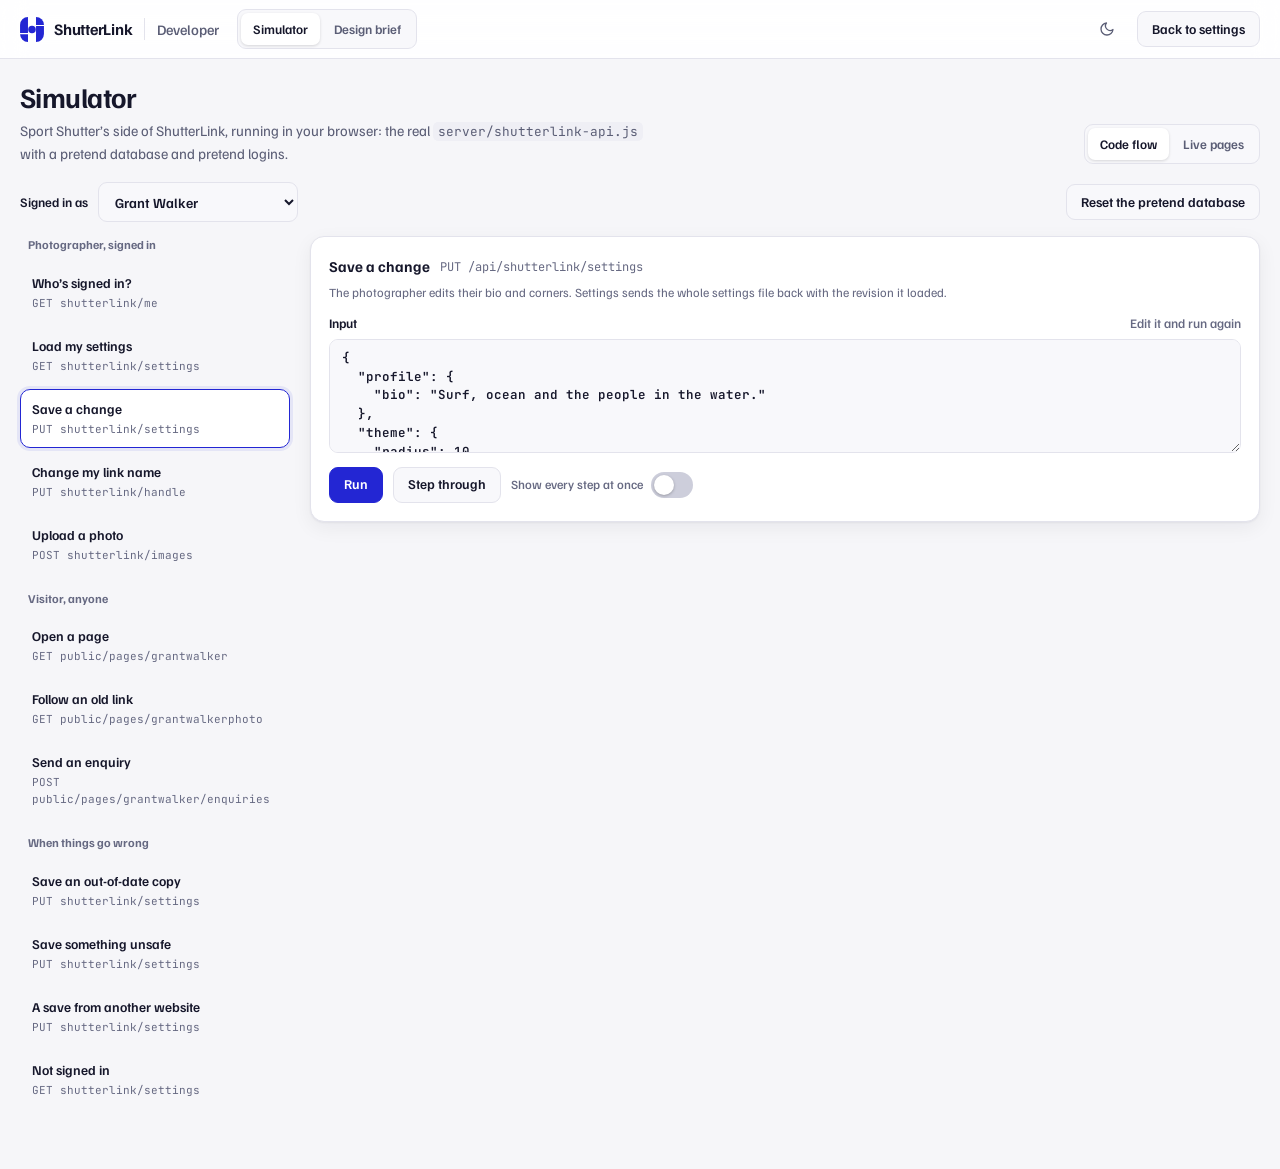
<file: simulator.html>
<!DOCTYPE html>
<html lang="en">
<head>
<meta charset="utf-8">
<meta name="viewport" content="width=device-width, initial-scale=1, viewport-fit=cover">
<title>Simulator · ShutterLink for Sport Shutter</title>
<meta name="robots" content="noindex">
<link rel="icon" href="favicon.svg" type="image/svg+xml">
<link rel="preconnect" href="https://fonts.googleapis.com">
<link rel="preconnect" href="https://fonts.gstatic.com" crossorigin>
<link href="https://fonts.googleapis.com/css2?family=Familjen+Grotesk:wght@400;500;600;700&family=JetBrains+Mono:wght@400;500&display=swap" rel="stylesheet">
<script>window.SHUTTERLINK_BACKEND = 'sim';</script>
<script src="assets/core.js?v=3.2"></script>
<script src="assets/data.js?v=3.2"></script>
<script>try{const t=localStorage.getItem('shutterlink:ui-theme');if(t)document.documentElement.dataset.ui=t;}catch(_){}</script>
<link rel="stylesheet" href="assets/dev.css?v=3.3">
<style>
.sim-head{display:flex;align-items:flex-end;justify-content:space-between;gap:16px;flex-wrap:wrap}
.flow-bar{display:flex;align-items:center;gap:12px;margin-top:18px;flex-wrap:wrap}
.f.inline{display:flex;align-items:center;gap:10px}
.f.inline select{width:auto;min-width:200px}
.flow{display:grid;grid-template-columns:270px minmax(0,1fr);gap:20px;margin-top:14px;align-items:start}
@media (max-width:900px){ .flow{grid-template-columns:minmax(0,1fr)} }
.scen{position:sticky;top:76px;display:grid;gap:4px}
.scen h3{font-size:12px;font-weight:700;color:var(--faint);margin:12px 8px 4px}
.scen h3:first-child{margin-top:0}
.scen button{display:grid;gap:1px;text-align:left;padding:9px 11px;border-radius:10px;border:1px solid transparent}
.scen button b{font-size:13.5px;font-weight:600}
.scen button span{font-family:var(--mono);font-size:11px;color:var(--faint)}
.scen button:hover{background:var(--surface-2)}
.scen button[aria-current=true]{background:var(--surface);border-color:var(--accent-text);box-shadow:0 0 0 3px var(--accent-soft)}
@media (max-width:900px){ .scen{position:static;display:flex;overflow-x:auto;gap:6px;padding-bottom:4px} .scen h3{display:none} .scen button{flex:none;border-color:var(--border);background:var(--surface)} }
.inp .ph{margin-bottom:4px}
.inp .ph .sub{font-family:var(--mono);font-size:12px;color:var(--faint)}
textarea.mono{font-family:var(--mono);font-size:12.5px;line-height:1.5}
.runbar{display:flex;align-items:center;gap:10px;margin-top:14px;flex-wrap:wrap}
.tg.mini{gap:8px;font-size:12.5px;color:var(--dim);font-weight:500}
.result{margin-left:auto;font-family:var(--mono);font-size:12.5px;font-weight:600}
.steps-f{list-style:none;margin-top:16px;position:relative;display:grid;gap:12px}
.steps-f::before{content:"";position:absolute;left:17px;top:14px;bottom:14px;width:2px;background:var(--border)}
.stp{position:relative;display:grid;grid-template-columns:36px minmax(0,1fr);gap:12px;animation:in .3s ease both}
@keyframes in{from{opacity:0;transform:translateY(6px)}to{opacity:1;transform:none}}
.stp .dot{width:36px;height:36px;border-radius:50%;display:grid;place-items:center;font-weight:700;font-size:13px;background:var(--surface);border:2px solid var(--a,var(--border-strong));color:var(--a,var(--dim));z-index:1}
.stp .card{background:var(--surface);border:1px solid var(--border);border-radius:12px;box-shadow:var(--shadow);overflow:hidden;min-width:0}
.stp .hd{display:flex;align-items:center;gap:10px;padding:10px 14px;flex-wrap:wrap}
.stp .hd b{font-size:14.5px}
.who-c{font-size:11.5px;font-weight:700;padding:2px 8px;border-radius:7px;background:color-mix(in srgb,var(--a) 14%,transparent);color:var(--a)}
.stp .hd .file{font-family:var(--mono);font-size:11.5px;color:var(--faint);margin-left:auto}
.stp .ex{padding:0 14px 10px;color:var(--dim);font-size:13.5px}
.a-page{--a:var(--ok)} .a-net{--a:var(--dim)} .a-ss{--a:var(--accent-text)} .a-db{--a:var(--warn)}
.fcode{margin:0;border-top:1px solid var(--border);background:var(--surface-2);font-family:var(--mono);font-size:12px;line-height:1.6;overflow:auto;max-height:420px;padding:8px 0}
.fcode .ln{display:grid;grid-template-columns:44px 1fr;padding-right:14px}
.fcode .ln i{font-style:normal;color:var(--faint);text-align:right;padding-right:12px;user-select:none;opacity:.7}
.fcode .ln span{white-space:pre}
.fcode .ln.hit{background:color-mix(in srgb,var(--a,var(--accent-text)) 16%,transparent);box-shadow:inset 3px 0 0 var(--a,var(--accent-text))}
.fcode.plain{padding:10px 14px;white-space:pre-wrap;word-break:break-word}
.k{color:var(--accent-text)} .s{color:var(--ok)} .c{color:var(--faint);font-style:italic} .n{color:var(--warn)}
.diff{border-top:1px solid var(--border);font-size:12.5px}
.diff table{width:100%;border-collapse:collapse}
.diff td{padding:7px 14px;border-bottom:1px solid var(--border);vertical-align:top;font-family:var(--mono);font-size:12px;word-break:break-word}
.diff td:first-child{color:var(--faint);width:42%}
.diff .was{color:var(--danger);text-decoration:line-through;opacity:.8}
.diff .now{color:var(--ok)}
.calls{border-top:1px solid var(--border);padding:10px 14px;display:grid;gap:8px}
.call{font-family:var(--mono);font-size:12px;line-height:1.55;word-break:break-word}
.call .ret{color:var(--faint)}
details.sql{border-top:1px solid var(--border)}
details.sql summary{padding:8px 14px;cursor:pointer;font-size:12.5px;color:var(--dim);font-weight:600}
.status{display:inline-block;padding:1px 7px;border-radius:6px;font-family:var(--mono);font-size:12px;font-weight:700}
.status.s2{background:color-mix(in srgb,var(--ok) 16%,transparent);color:var(--ok)}
.status.s3{background:var(--surface-3);color:var(--dim)}
.status.s4{background:color-mix(in srgb,var(--warn) 16%,transparent);color:var(--warn)}
.status.s5{background:color-mix(in srgb,var(--danger) 16%,transparent);color:var(--danger)}
.sim{max-width:1520px;margin:0 auto;padding:22px 20px 60px}
.sim-grid{display:grid;grid-template-columns:290px minmax(0,1fr) 412px;gap:16px;align-items:start;margin-top:18px}
@media (max-width:1280px){ .sim-grid{grid-template-columns:290px minmax(0,1fr)} .col-page{grid-column:1 / -1;justify-self:center} }
@media (max-width:820px){ .sim-grid{grid-template-columns:1fr} }
.frame-card{background:var(--surface);border:1px solid var(--border);border-radius:14px;box-shadow:var(--shadow);overflow:hidden;min-width:0}
.frame-card header{display:flex;align-items:center;gap:10px;padding:10px 12px 10px 16px;border-bottom:1px solid var(--border);min-height:52px}
.frame-card header h2{font-size:14px;font-weight:700}
.frame-card header .sub{font-size:12.5px;color:var(--faint)}
.frame-card header .act{margin-left:auto;display:flex;gap:6px;align-items:center}
.frame-card iframe{display:block;width:1px;min-width:100%;border:0;background:var(--bg)}   /* iPhone Safari would otherwise size frames to their content */
#setFrame{height:820px}
.phone{width:390px;height:780px;margin:16px auto;border-radius:44px;background:#0b0c12;padding:10px;box-shadow:0 0 0 1px #2a2c38,0 20px 50px -20px rgba(16,18,40,.5)}
.phone iframe{width:1px;min-width:100%;height:100%;border-radius:34px;background:#0f1120}
@media (max-width:440px){ .phone{width:100%;height:720px;border-radius:30px} }
.ctl .panel{margin-top:0}
.ctl .panel + .panel{margin-top:16px}
.who{display:grid;gap:6px}
.who button{display:flex;align-items:center;gap:10px;padding:9px 10px;border:1.5px solid var(--border);border-radius:10px;background:var(--surface-2);text-align:left;font-weight:600;font-size:13.5px}
.who button:hover{border-color:var(--border-strong)}
.who button[aria-pressed=true]{border-color:var(--accent-text);background:var(--accent-soft)}
.who .av{width:30px;height:30px;border-radius:50%;display:grid;place-items:center;background:var(--surface-3);font-size:12px;font-weight:700;flex:none}
.who button[aria-pressed=true] .av{background:var(--accent);color:#fff}
.who small{display:block;font-weight:500;color:var(--faint);font-size:12px}
.handle-pick{display:flex;gap:6px}
.handle-pick select{flex:1}
.log-wrap{margin-top:16px}
.tabs-s{display:flex;gap:2px;border-bottom:1px solid var(--border);padding:0 8px;overflow-x:auto;scrollbar-width:none}
.tabs-s button{padding:12px 12px 11px;font-weight:600;font-size:13.5px;color:var(--dim);border-bottom:2px solid transparent;white-space:nowrap;display:flex;align-items:center;gap:6px}
.tabs-s button[aria-selected=true]{color:var(--text);border-bottom-color:var(--accent-text)}
.tabs-s .n{min-width:20px;height:18px;padding:0 6px;border-radius:9px;background:var(--surface-3);font-size:11px;display:inline-grid;place-items:center}
.pane{padding:14px 16px 18px}
.reqs{width:100%;border-collapse:collapse;font-size:13px}
.reqs th{text-align:left;font-size:12px;color:var(--faint);font-weight:600;padding:6px 8px;border-bottom:1px solid var(--border)}
.reqs td{padding:8px;border-bottom:1px solid var(--border);vertical-align:top}
.reqs tr.row-r{cursor:pointer}
.reqs tr.row-r:hover td{background:var(--surface-2)}
.reqs tr.fresh td{animation:flash 1.2s ease}
@keyframes flash{0%{background:var(--accent-soft)}100%{background:transparent}}
.m{font-family:var(--mono);font-size:12px;font-weight:600}
.m.GET{color:var(--ok)} .m.PUT{color:var(--warn)} .m.POST{color:var(--accent-text)} .m.DELETE{color:var(--danger)}
.st{display:inline-block;min-width:36px;text-align:center;padding:1px 6px;border-radius:6px;font-family:var(--mono);font-size:12px;font-weight:600}
.st.s2{background:color-mix(in srgb,var(--ok) 16%,transparent);color:var(--ok)}
.st.s3{background:var(--surface-3);color:var(--dim)}
.st.s4{background:color-mix(in srgb,var(--warn) 16%,transparent);color:var(--warn)}
.st.s5,.st.s0{background:color-mix(in srgb,var(--danger) 16%,transparent);color:var(--danger)}
.path{font-family:var(--mono);font-size:12.5px;word-break:break-all}
.detail td{background:var(--surface-2);padding:12px}
.io{display:grid;grid-template-columns:1fr 1fr;gap:12px}
@media (max-width:820px){ .io{grid-template-columns:1fr} }
.io b{display:block;font-size:12px;color:var(--faint);margin-bottom:6px}
pre.code{margin:0;font-family:var(--mono);font-size:12px;line-height:1.55;background:var(--surface);border:1px solid var(--border);border-radius:9px;padding:10px 12px;max-height:340px;overflow:auto;white-space:pre-wrap;word-break:break-word}
.empty-s{color:var(--faint);padding:18px 4px;font-size:13.5px}
.db{display:grid;gap:12px}
.db-row{border:1px solid var(--border);border-radius:10px;background:var(--surface-2)}
.db-row summary{display:flex;align-items:center;gap:12px;padding:10px 12px;cursor:pointer;list-style:none;font-size:13px;flex-wrap:wrap}
.db-row summary::-webkit-details-marker{display:none}
.db-row summary b{font-weight:700}
.db-row summary .kv{color:var(--faint);font-family:var(--mono);font-size:12px}
.db-row pre{margin:0 12px 12px}
.ev{display:grid;grid-template-columns:auto 1fr auto;gap:12px;align-items:start;padding:10px 0;border-bottom:1px solid var(--border);font-size:13px}
.ev:last-child{border-bottom:0}
.ev code{font-family:var(--mono);font-size:12.5px;font-weight:600;color:var(--accent-text)}
.ev .t{color:var(--faint);font-size:12px;white-space:nowrap}
.ev p{color:var(--dim);margin-top:2px}
.console{display:grid;gap:10px}
.console .line{display:flex;gap:8px;flex-wrap:wrap}
.console select{width:110px}
.console .path-in{flex:1;min-width:220px;font-family:var(--mono);font-size:13px}
.console textarea{font-family:var(--mono);font-size:12.5px;min-height:110px}
.chips{display:flex;flex-wrap:wrap;gap:6px}
.chips button{font-family:var(--mono);font-size:11.5px;padding:4px 8px;border-radius:7px;border:1px solid var(--border);background:var(--surface-2);color:var(--dim)}
.chips button:hover{border-color:var(--accent-text);color:var(--text)}
.mail{border:1px solid var(--border);border-radius:10px;padding:12px 14px;background:var(--surface-2);font-size:13.5px}
.mail + .mail{margin-top:8px}
.mail .h{display:flex;justify-content:space-between;gap:10px;flex-wrap:wrap}
.mail .h b{font-weight:700}
.mail .h span{color:var(--faint);font-size:12px}
.mail p{margin-top:6px;white-space:pre-wrap}
</style>
</head>
<body>
<header class="top">
  <div class="bar">
    <a class="brand" href="https://sportshutter.com/" aria-label="ShutterLink by Sport Shutter"><span class="mk" id="mk"></span><span>ShutterLink</span></a>
    <span class="crumb">Developer</span>
    <nav class="seg devnav" aria-label="Developer pages"><a href="simulator.html" aria-current="page">Simulator</a><a href="brief.html">Design brief</a></nav>
    <span class="sp"></span>
    <button class="btn ghost icon" id="uiTheme" aria-label="Switch between light and dark" title="Light or dark"></button>
    <a class="btn" href="settings.html">Back to settings</a>
  </div>
</header>

<main class="sim">
  <div class="pane-h sim-head">
    <div>
      <h1>Simulator</h1>
      <p>Sport Shutter’s side of ShutterLink, running in your browser: the real <code>server/shutterlink-api.js</code> with a pretend database and pretend logins.</p>
    </div>
    <nav class="seg" aria-label="Simulator view"><button data-view="flow" aria-pressed="true">Code flow</button><button data-view="live" aria-pressed="false">Live pages</button></nav>
  </div>

  <div id="viewFlow">
    <div class="flow-bar">
      <label class="f inline">Signed in as <select class="in" id="fWho" aria-label="Signed in as"></select></label>
      <span class="sp"></span>
      <button class="btn" id="fReset">Reset the pretend database</button>
    </div>
    <div class="flow">
      <nav class="scen" id="scen" aria-label="Scenarios"></nav>
      <div class="run">
        <section class="panel inp">
          <div class="ph"><h2 id="sTitle"></h2><span class="sub" id="sSub"></span></div>
          <p class="hint" id="sWhat"></p>
          <div id="inWrap" class="fields" style="margin-top:12px"><label class="f"><span class="lab">Input<span>Edit it and run again</span></span><textarea class="in mono" id="sIn" rows="5" spellcheck="false" aria-label="Input for this scenario"></textarea></label><span class="ferr" id="inErr" hidden></span></div>
          <div class="runbar"><button class="btn primary" id="runBtn">Run</button><button class="btn" id="stepBtn">Step through</button><label class="tg mini"><span>Show every step at once</span><span class="sw"><input type="checkbox" id="instant" aria-label="Show every step at once"><i></i></span></label><span class="result" id="result"></span></div>
        </section>
        <ol class="steps-f" id="steps" aria-live="polite"></ol>
      </div>
    </div>
  </div>

  <div id="viewLive" hidden>
  <div class="sim-grid">
    <div class="ctl">
      <section class="panel">
        <div class="ph"><h2>Signed in to Sport Shutter</h2><button class="help-b" aria-expanded="false" aria-controls="hSess" aria-label="About signing in">?</button></div>
        <div class="help" id="hSess" hidden>This stands in for Sport Shutter’s own login. ShutterLink never sees passwords: every request carries the normal Sport Shutter login, and the server decides whose settings it is from that alone. Switch people and watch the settings page change; sign out and it asks you to sign in.</div>
        <div class="who" id="who"></div>
      </section>
      <section class="panel">
        <div class="ph"><h2>Server</h2><button class="help-b" aria-expanded="false" aria-controls="hSrv" aria-label="About the server controls">?</button></div>
        <div class="help" id="hSrv" hidden>Try the bad days too. The settings page keeps your changes and retries when the server is down, asks what to do when the same settings were saved somewhere else, and shows clear messages for everything else.</div>
        <div class="fields">
          <div class="f"><span class="lab">Response time<span class="num" id="latOut"></span></span><div class="range"><input type="range" id="lat" min="0" max="2000" step="50" aria-label="Simulated response time"></div></div>
          <div class="tg"><div><b>Server offline</b><span>Every request fails to connect</span></div><label class="sw"><input type="checkbox" id="offline" aria-label="Server offline"><i></i></label></div>
          <div style="display:grid;gap:8px">
            <button class="btn" id="failNext">Fail the next request</button>
            <button class="btn" id="elsewhere">Save from another device</button>
            <button class="btn danger" id="reset">Reset the pretend database</button>
          </div>
        </div>
      </section>
    </div>

    <section class="frame-card col-set">
      <header><div><h2>Photographer</h2><span class="sub">ShutterLink settings, signed in</span></div><div class="act"><a class="btn sm" id="openSet" href="settings.html?backend=sim" target="_blank" rel="noopener">Open in new tab</a></div></header>
      <iframe id="setFrame" title="ShutterLink settings using the simulated server"></iframe>
    </section>

    <section class="frame-card col-page">
      <header><div><h2>Visitor</h2><span class="sub">The public page, from Instagram</span></div>
        <div class="act handle-pick"><select class="in" id="handleSel" aria-label="Which page to view" style="height:32px;font-size:13px"></select><a class="btn sm" id="openPage" target="_blank" rel="noopener">Open</a></div></header>
      <div class="phone"><iframe id="pageFrame" title="Public ShutterLink page using the simulated server"></iframe></div>
    </section>
  </div>

  <section class="frame-card log-wrap">
    <nav class="tabs-s" role="tablist" aria-label="What the server is doing">
      <button role="tab" data-t="reqs" aria-selected="true">Requests <span class="n num" id="nReqs">0</span></button>
      <button role="tab" data-t="db" aria-selected="false">Database</button>
      <button role="tab" data-t="events" aria-selected="false">Events <span class="n num" id="nEvents">0</span></button>
      <button role="tab" data-t="inbox" aria-selected="false">Inbox <span class="n num" id="nInbox">0</span></button>
      <button role="tab" data-t="try" aria-selected="false">Try the API</button>
    </nav>
    <div class="pane" id="pane"></div>
  </section>
  </div>
</main>
<div class="toast" id="toast" role="status" aria-live="polite"></div>

<script src="assets/dev.js?v=3.2"></script>
<script src="server/shutterlink-api.js?v=3.2"></script>
<script src="server/memory-store.js?v=3.2"></script>
<script>
(function(){
'use strict';
const $ = id => document.getElementById(id), esc = SL.esc, D = SLData;
const sim = D.sim;
const reqs = [], events = [];
let tab = 'reqs', open = null;

/* ---------- Session ---------- */
function renderWho(){
  const cur = sim.session(), st = sim.state();
  const people = Object.values(sim.users).map(u => ({ id:u.id, name:u.name, sub:'@' + ((st.profiles[u.id] || {}).handle || '…') }));
  people.push({ id:'', name:'Signed out', sub:'A visitor, or logged out' });
  $('who').innerHTML = people.map(p => `<button data-u="${p.id}" aria-pressed="${(cur || '') === p.id}"><span class="av">${p.id ? esc(p.name.split(' ').map(w => w[0]).join('')) : '–'}</span><span>${esc(p.name)}<small>${esc(p.sub)}</small></span></button>`).join('');
}
$('who').onclick = e => {
  const b = e.target.closest('[data-u]'); if (!b) return;
  sim.signIn(b.dataset.u); renderWho();
  const st = sim.state(), h = b.dataset.u && st.profiles[b.dataset.u] && st.profiles[b.dataset.u].handle;
  if (h){ $('handleSel').value = h; loadPage(); }
  toast(b.dataset.u ? `Signed in as ${sim.users[b.dataset.u].name}` : 'Signed out');
};

/* ---------- Server controls ---------- */
const c = sim.config();
$('lat').value = c.latency; $('latOut').textContent = c.latency + ' ms'; $('offline').checked = c.offline;
$('lat').oninput = () => { $('latOut').textContent = $('lat').value + ' ms'; sim.setConfig({ latency: +$('lat').value }); };
$('offline').onchange = () => { sim.setConfig({ offline: $('offline').checked }); toast($('offline').checked ? 'Server offline. Try editing a setting.' : 'Server back online'); };
$('failNext').onclick = () => { sim.setConfig({ failNext:true }); toast('The next request will fail with a server error'); };
$('elsewhere').onclick = () => {
  const u = sim.session(); if (!u) return toast('Sign someone in first');
  sim.editElsewhere(u); refreshDb(); toast('Saved from another device. Now change something in the settings.');
};
$('reset').onclick = () => { sim.reset(); reqs.length = 0; events.length = 0; renderWho(); fillHandles(); loadPage(); render(); toast('Pretend database reset'); };

/* ---------- Frames ---------- */
function fillHandles(){
  const st = sim.state(), cur = $('handleSel').value;
  const hs = Object.values(st.profiles).map(p => p.handle).filter(Boolean);
  const opts = hs.map(h => `<option value="${esc(h)}">@${esc(h)}</option>`).concat(Object.keys(st.aliases).map(a => `<option value="${esc(a)}">@${esc(a)} (old name)</option>`), '<option value="nobody">@nobody (no page)</option>');
  $('handleSel').innerHTML = opts.join('');
  $('handleSel').value = hs.includes(cur) || st.aliases[cur] || cur === 'nobody' ? cur : (st.profiles[sim.session()] || {}).handle || hs[0];
}
function loadPage(){
  const u = D.link('index.html', { u: $('handleSel').value });
  $('pageFrame').src = u; $('openPage').href = u;
}
$('handleSel').onchange = loadPage;
let live = false;
window.startLive = () => { if (live) return; live = true; $('setFrame').src = 'settings.html?backend=sim&embed#profile'; fillHandles(); loadPage(); renderWho(); };

/* ---------- Live feed from the pages ---------- */
D.channel.onmessage = e => {
  const d = e.data || {};
  if (d.kind === 'request'){ reqs.unshift(d); if (reqs.length > 300) reqs.pop(); $('nReqs').textContent = reqs.length; if (tab === 'reqs') renderReqs(d.id); }
  if (d.kind === 'event'){ events.unshift(d); $('nEvents').textContent = events.length; if (tab === 'events') renderEvents();
    if (d.type === 'handle.changed'){ renderWho(); fillHandles(); if (d.payload.from && $('handleSel').value === d.payload.from) { $('handleSel').value = d.payload.to; } } }
  if (d.kind === 'event' || (d.kind === 'request' && d.method !== 'GET')) refreshDb();
};
function refreshDb(){ $('nInbox').textContent = sim.state().enquiries.length; if (tab === 'db') renderDb(); if (tab === 'inbox') renderInbox(); }

/* ---------- Panels ---------- */
const stCls = s => 'st s' + String(s)[0];
const pretty = v => v == null ? '—' : typeof v === 'string' ? v : JSON.stringify(v, (k, x) => typeof x === 'string' && x.length > 160 ? x.slice(0, 160) + '…' : x, 2);
const time = t => new Date(t).toLocaleTimeString('en-AU', { hour:'numeric', minute:'2-digit', second:'2-digit' });
function renderReqs(fresh){
  if (!reqs.length){ $('pane').innerHTML = '<p class="empty-s">Requests appear here as the settings and the public page talk to the server. Try editing your name.</p>'; return; }
  $('pane').innerHTML = `<div style="overflow-x:auto"><table class="reqs"><thead><tr><th>Time</th><th>From</th><th>Request</th><th>Status</th><th>Time taken</th></tr></thead><tbody>${reqs.map(r => `
    <tr class="row-r ${r.id === fresh ? 'fresh' : ''}" data-id="${r.id}" tabindex="0" aria-expanded="${open === r.id}"><td class="num" style="white-space:nowrap;color:var(--faint)">${time(r.at)}</td><td style="white-space:nowrap">${esc(r.from)}</td>
      <td><span class="m ${r.method}">${r.method}</span> <span class="path">${esc(r.path)}</span></td><td><span class="${stCls(r.status)}">${r.status || '—'}</span></td><td class="num" style="color:var(--faint)">${r.ms} ms</td></tr>
    ${open === r.id ? `<tr class="detail"><td colspan="5"><div class="io"><div><b>Sent${r.signedIn ? ` · signed in as ${esc((sim.users[r.signedIn] || {}).name || r.signedIn)}` : ' · not signed in'}</b><pre class="code">${esc(pretty(r.req))}</pre></div><div><b>Received</b><pre class="code">${esc(pretty(r.res))}</pre></div></div></td></tr>` : ''}`).join('')}</tbody></table></div>`;
}
function renderDb(){
  const st = sim.state();
  const rows = Object.entries(st.profiles).map(([id, p]) => `<details class="db-row"><summary><b>${esc((sim.users[id] || {}).name || id)}</b><span class="kv">user_id=${esc(id)}</span><span class="kv">handle=${esc(p.handle)}</span><span class="kv">revision=${p.revision}</span><span class="kv">${(new Blob([JSON.stringify(p.settings)]).size / 1024).toFixed(1)} KB</span><span class="kv">updated ${p.updatedAt ? time(p.updatedAt) : '—'}</span></summary><pre class="code">${esc(pretty(p.settings))}</pre></details>`).join('');
  const al = Object.entries(st.aliases);
  $('pane').innerHTML = `<p class="hint" style="margin-bottom:12px">One row per photographer in Sport Shutter’s database: the link name, a revision number that goes up with every save, and the settings file itself. Open a row to read it.</p>
    <div class="db">${rows}</div>
    <h3 style="font-size:13.5px;margin:18px 0 8px">Old link names (redirects)</h3>
    ${al.length ? `<div class="db">${al.map(([h, id]) => `<div class="db-row"><div style="padding:10px 12px;font-size:13px"><span class="kv" style="font-family:var(--mono)">@${esc(h)} → @${esc((st.profiles[id] || {}).handle)}</span></div></div>`).join('')}</div>` : '<p class="empty-s">None yet. Change a link name under Profile to see one.</p>'}`;
}
const EV_INFO = {
  'settings.saved': 'Sport Shutter would clear its cache for this page so visitors see the change straight away.',
  'handle.changed': 'The old name keeps redirecting. Sport Shutter could also update links it shows elsewhere.',
  'enquiry.received': 'Sport Shutter would drop it in the photographer’s inbox and send a notification.',
};
function renderEvents(){
  $('pane').innerHTML = events.length ? events.map(e => `<div class="ev"><code>${esc(e.type)}</code><div><span class="path">${esc(JSON.stringify(e.payload))}</span><p>${esc(EV_INFO[e.type] || '')}</p></div><span class="t num">${time(e.at)}</span></div>`).join('')
    : '<p class="empty-s">The server announces things that happen: a save, a new link name, an enquiry. Sport Shutter decides what to do with each, such as clearing its cache or sending a notification.</p>';
}
function renderInbox(){
  const st = sim.state();
  $('pane').innerHTML = st.enquiries.length ? st.enquiries.map(m => `<div class="mail"><div class="h"><b>${esc(m.name)} · ${esc(m.email)}</b><span>to ${esc((sim.users[m.userId] || {}).name || m.userId)} · ${time(m.receivedAt)}</span></div>${m.type || m.date ? `<p style="color:var(--faint)">${esc([m.type, m.date].filter(Boolean).join(' · '))}</p>` : ''}<p>${esc(m.msg)}</p></div>`).join('')
    : '<p class="empty-s">Send an enquiry from the public page and it arrives here, in the photographer’s Sport Shutter inbox. The photographer’s email address never reaches the page.</p>';
}
const EXAMPLES = [
  ['GET', '/api/shutterlink/me', ''],
  ['GET', '/api/shutterlink/settings', ''],
  ['PUT', '/api/shutterlink/handle', '{ "handle": "grant.walker" }'],
  ['GET', '/api/public/pages/grantwalker', ''],
  ['GET', '/api/public/pages/grantwalkerphoto', ''],
  ['POST', '/api/public/pages/miachen/enquiries', '{ "name": "Sam", "email": "sam@example.com", "msg": "Are you free in March?" }'],
  ['PUT', '/api/shutterlink/settings', '{ "settings": { "v": 2, "profile": { "name": "" }, "links": [ { "url": "javascript:alert(1)" } ] } }'],
];
let tryState = { m:'GET', p:'/api/shutterlink/me', b:'', out:null };
function renderTry(){
  $('pane').innerHTML = `<div class="console">
    <p class="hint">Send any request to the simulated server as whoever is signed in. These are the same calls the pages make.</p>
    <div class="chips">${EXAMPLES.map((x,i) => `<button data-ex="${i}">${x[0]} ${esc(x[1].replace('/api/', ''))}</button>`).join('')}</div>
    <div class="line"><select class="in" id="tm" aria-label="Method">${['GET','PUT','POST','DELETE'].map(m => `<option ${m === tryState.m ? 'selected' : ''}>${m}</option>`).join('')}</select>
      <input class="in path-in" id="tp" value="${esc(tryState.p)}" aria-label="Path" spellcheck="false"><button class="btn primary" id="send">Send</button></div>
    <textarea class="in" id="tb" placeholder="JSON body (for PUT and POST)" aria-label="Request body" spellcheck="false">${esc(tryState.b)}</textarea>
    ${tryState.out ? `<div><b style="font-size:12px;color:var(--faint)">Response <span class="${stCls(tryState.out.status)}">${tryState.out.status}</span></b><pre class="code" style="margin-top:6px">${esc(pretty(tryState.out.body))}</pre></div>` : ''}
  </div>`;
}
$('pane').addEventListener('click', async e => {
  const row = e.target.closest('.row-r'); if (row){ open = open === row.dataset.id ? null : row.dataset.id; renderReqs(); return; }
  const ex = e.target.closest('[data-ex]'); if (ex){ const x = EXAMPLES[+ex.dataset.ex]; tryState = { m:x[0], p:x[1], b:x[2], out:null }; renderTry(); return; }
  if (e.target.closest('#send')){
    tryState.m = $('tm').value; tryState.p = $('tp').value.trim(); tryState.b = $('tb').value;
    let body; if (tryState.b.trim()){ try { body = JSON.parse(tryState.b); } catch(_) { toast('The body isn’t valid JSON', true); return; } }
    const btn = $('send'); btn.disabled = true; btn.textContent = 'Sending…';
    tryState.out = await sim.call(tryState.m, tryState.p, body);
    reqs.unshift({ id:'c' + Date.now(), from:'Console', method:tryState.m, path:tryState.p, status:tryState.out.status, ms:0, req:body || null, res:tryState.out.body, signedIn:sim.session(), at:Date.now() }); $('nReqs').textContent = reqs.length;
    renderTry(); refreshDb(); renderWho(); fillHandles();
  }
});
$('pane').addEventListener('keydown', e => { const row = e.target.closest('.row-r'); if (row && (e.key === 'Enter' || e.key === ' ')){ e.preventDefault(); row.click(); } });
document.querySelector('.tabs-s').onclick = e => {
  const b = e.target.closest('[data-t]'); if (!b) return;
  tab = b.dataset.t; document.querySelectorAll('.tabs-s [data-t]').forEach(x => x.setAttribute('aria-selected', x === b)); render();
};
function render(){ ({ reqs:renderReqs, db:renderDb, events:renderEvents, inbox:renderInbox, try:renderTry })[tab](); }

renderWho(); render(); refreshDb();
})();
</script>
<script src="assets/flow.js?v=3.2"></script>
</body>
</html>
</file>
<file: assets/dev.css>
/* Shared look for the developer pages (simulator and design brief). Same tokens as settings. */
:root{
  --bg:#f6f6f9;--surface:#fff;--surface-2:#f8f8fb;--surface-3:#efeff5;--border:#e3e3ec;--border-strong:#cdcedb;
  --text:#16172b;--dim:#5b5e76;--faint:#666982;--accent:#2326D3;--accent-text:#2326D3;--accent-soft:rgba(35,38,211,.08);
  --ok:#0b7a4f;--warn:#975c05;--danger:#bf2f3d;
  --shadow:0 1px 2px rgba(16,24,40,.05),0 6px 20px rgba(16,24,40,.06);
  --font:"Familjen Grotesk",system-ui,-apple-system,"Segoe UI",sans-serif;
  --mono:"JetBrains Mono",ui-monospace,"SF Mono",Menlo,Consolas,monospace;
  color-scheme:light;
}
@media (prefers-color-scheme:dark){ :root:not([data-ui=light]){
  --bg:#0d0e18;--surface:#151726;--surface-2:#1a1c2d;--surface-3:#22253a;--border:#272a40;--border-strong:#363a56;
  --text:#eceefa;--dim:#a3a7c3;--faint:#9195b1;--accent:#3b3fe6;--accent-text:#9a9dff;--accent-soft:rgba(110,114,255,.14);
  --ok:#3ecf8e;--warn:#f2a93b;--danger:#f0616d;--shadow:0 1px 2px rgba(0,0,0,.3),0 8px 24px rgba(0,0,0,.2);color-scheme:dark;
}}
:root[data-ui=dark]{
  --bg:#0d0e18;--surface:#151726;--surface-2:#1a1c2d;--surface-3:#22253a;--border:#272a40;--border-strong:#363a56;
  --text:#eceefa;--dim:#a3a7c3;--faint:#9195b1;--accent:#3b3fe6;--accent-text:#9a9dff;--accent-soft:rgba(110,114,255,.14);
  --ok:#3ecf8e;--warn:#f2a93b;--danger:#f0616d;--shadow:0 1px 2px rgba(0,0,0,.3),0 8px 24px rgba(0,0,0,.2);color-scheme:dark;
}
*{box-sizing:border-box;margin:0;padding:0}
html{scroll-padding-top:76px}
body{font-family:var(--font);background:var(--bg);color:var(--text);font-size:14.5px;line-height:1.55;-webkit-font-smoothing:antialiased;min-height:100vh}
button,input,select,textarea{font:inherit;color:inherit}
button{cursor:pointer;background:none;border:0}
a{color:var(--accent-text)}
[hidden]{display:none!important}
:focus-visible{outline:2px solid var(--accent-text);outline-offset:2px;border-radius:6px}
.num{font-variant-numeric:tabular-nums}
code{font-family:var(--mono);font-size:.88em;background:var(--surface-3);padding:1px 5px;border-radius:5px}
pre code{background:none;padding:0;font-size:inherit}
svg{flex:none}

.top{position:sticky;top:0;z-index:30;background:color-mix(in srgb,var(--surface) 90%,transparent);backdrop-filter:blur(12px);-webkit-backdrop-filter:blur(12px);border-bottom:1px solid var(--border);padding-top:env(safe-area-inset-top)}
.bar{max-width:1520px;margin:0 auto;height:58px;padding:0 20px;display:flex;align-items:center;gap:12px}
.brand{display:flex;align-items:center;gap:10px;font-weight:700;font-size:16px;letter-spacing:-.015em;white-space:nowrap;color:var(--text);text-decoration:none}
.brand .mk{width:24px;height:25px;color:var(--accent-text);display:block}
.brand .mk svg{width:100%;height:100%;display:block}
.crumb{color:var(--dim);font-weight:500;padding-left:12px;border-left:1px solid var(--border);white-space:nowrap}
.sp{flex:1}
.btn{display:inline-flex;align-items:center;justify-content:center;gap:7px;height:36px;padding:0 14px;border-radius:9px;background:var(--surface-2);border:1px solid var(--border);font-weight:600;font-size:13.5px;white-space:nowrap;color:var(--text);text-decoration:none;transition:background-color .15s,border-color .15s}
.btn:hover{border-color:var(--border-strong);background:var(--surface-3)}
.btn:disabled{opacity:.45;pointer-events:none}
.btn.primary{background:var(--accent);border-color:var(--accent);color:#fff}
.btn.primary:hover{background:color-mix(in srgb,var(--accent) 85%,#000)}
.btn.ghost{background:transparent;border-color:transparent;color:var(--dim)}
.btn.ghost:hover{background:var(--surface-2);color:var(--text)}
.btn.icon{width:36px;padding:0}
.btn.sm{height:32px;padding:0 10px;font-size:12.5px}
.btn.danger{color:var(--danger)}
.btn svg{width:16px;height:16px}
.seg{display:inline-flex;background:var(--surface-2);border:1px solid var(--border);border-radius:9px;padding:3px;gap:2px}
.seg a,.seg button{padding:6px 12px;border-radius:7px;font-size:13px;font-weight:600;color:var(--dim);white-space:nowrap;text-decoration:none}
.seg a:hover,.seg button:hover{color:var(--text)}
.seg [aria-current=page],.seg [aria-pressed=true]{background:var(--surface);color:var(--text);box-shadow:0 1px 3px rgba(0,0,0,.14)}
.devnav{margin-left:6px}

.pane-h h1{font-size:28px;letter-spacing:-.02em;line-height:1.15}
.pane-h p{color:var(--dim);margin-top:6px;max-width:80ch}
.panel{background:var(--surface);border:1px solid var(--border);border-radius:14px;padding:18px;box-shadow:var(--shadow)}
.ph{display:flex;align-items:center;gap:10px;margin-bottom:12px}
.ph h2{font-size:15px;font-weight:700}
.help-b{width:24px;height:24px;border-radius:50%;border:1px solid var(--border);background:var(--surface-2);color:var(--dim);font-size:12px;font-weight:700;display:inline-grid;place-items:center;flex:none;margin-left:auto}
.help-b:hover,.help-b[aria-expanded=true]{color:var(--accent-text);border-color:var(--accent-text);background:var(--accent-soft)}
.help{margin:-2px 0 14px;padding:12px 14px;border-radius:10px;background:var(--accent-soft);border:1px solid color-mix(in srgb,var(--accent-text) 25%,transparent);font-size:13px;line-height:1.55}
.fields{display:grid;gap:14px}
.f{display:grid;gap:6px;font-size:13px;font-weight:600}
.f .lab{display:flex;justify-content:space-between;gap:8px}
.f .lab span{font-weight:500;color:var(--faint)}
.hint{font-weight:400;color:var(--faint);font-size:12.5px;line-height:1.45}
.in{width:100%;height:40px;padding:0 12px;border:1px solid var(--border);border-radius:9px;background:var(--surface-2);font-size:14px;min-width:0}
textarea.in{height:auto;padding:9px 12px;resize:vertical}
.in:focus{outline:none;border-color:var(--accent-text);box-shadow:0 0 0 3px var(--accent-soft);background:var(--surface)}
select.in{padding-right:28px}
.range{display:flex;align-items:center;gap:12px}
.range input{flex:1;accent-color:var(--accent);min-width:0}
.tg{display:flex;align-items:center;justify-content:space-between;gap:14px}
.tg b{display:block;font-weight:600;font-size:13.5px}
.tg span{font-size:12.5px;color:var(--faint)}
.sw{position:relative;width:42px;height:26px;flex:none}
.sw input{position:absolute;inset:0;opacity:0;cursor:pointer;margin:0;z-index:1}
.sw i{position:absolute;inset:0;border-radius:13px;background:var(--border-strong);transition:background-color .2s}
.sw i::after{content:"";position:absolute;top:3px;left:3px;width:20px;height:20px;border-radius:50%;background:#fff;box-shadow:0 1px 3px rgba(0,0,0,.25);transition:transform .2s}
.sw input:checked + i{background:var(--accent)}
.sw input:checked + i::after{transform:translateX(16px)}
.sw input:focus-visible + i{outline:2px solid var(--accent-text);outline-offset:2px}

.toast{position:fixed;left:50%;bottom:28px;transform:translate(-50%,10px);z-index:60;background:var(--text);color:var(--bg);padding:10px 16px;border-radius:9px;font-size:13.5px;font-weight:600;opacity:0;pointer-events:none;transition:opacity .2s,transform .2s;max-width:calc(100vw - 32px);text-align:center}
.toast.show{opacity:1;transform:translate(-50%,0)}
.toast.bad{background:var(--danger);color:#fff}

@media (max-width:760px){
  .bar{padding:0 12px;gap:8px}
  .crumb{display:none}
  .bar .btn:not(.icon){padding:0 10px}
}
@media (max-width:520px){ .devnav a{padding:6px 8px} .bar > .btn:last-child{display:none} }
@media (max-width:360px){ .bar{padding:0 8px;gap:4px} .devnav a{padding:6px 5px;font-size:12.5px} .crumb, .brand > span:last-child{display:none} }
@media (prefers-reduced-motion:reduce){ *{transition:none!important;animation:none!important;scroll-behavior:auto!important} }
</file>
